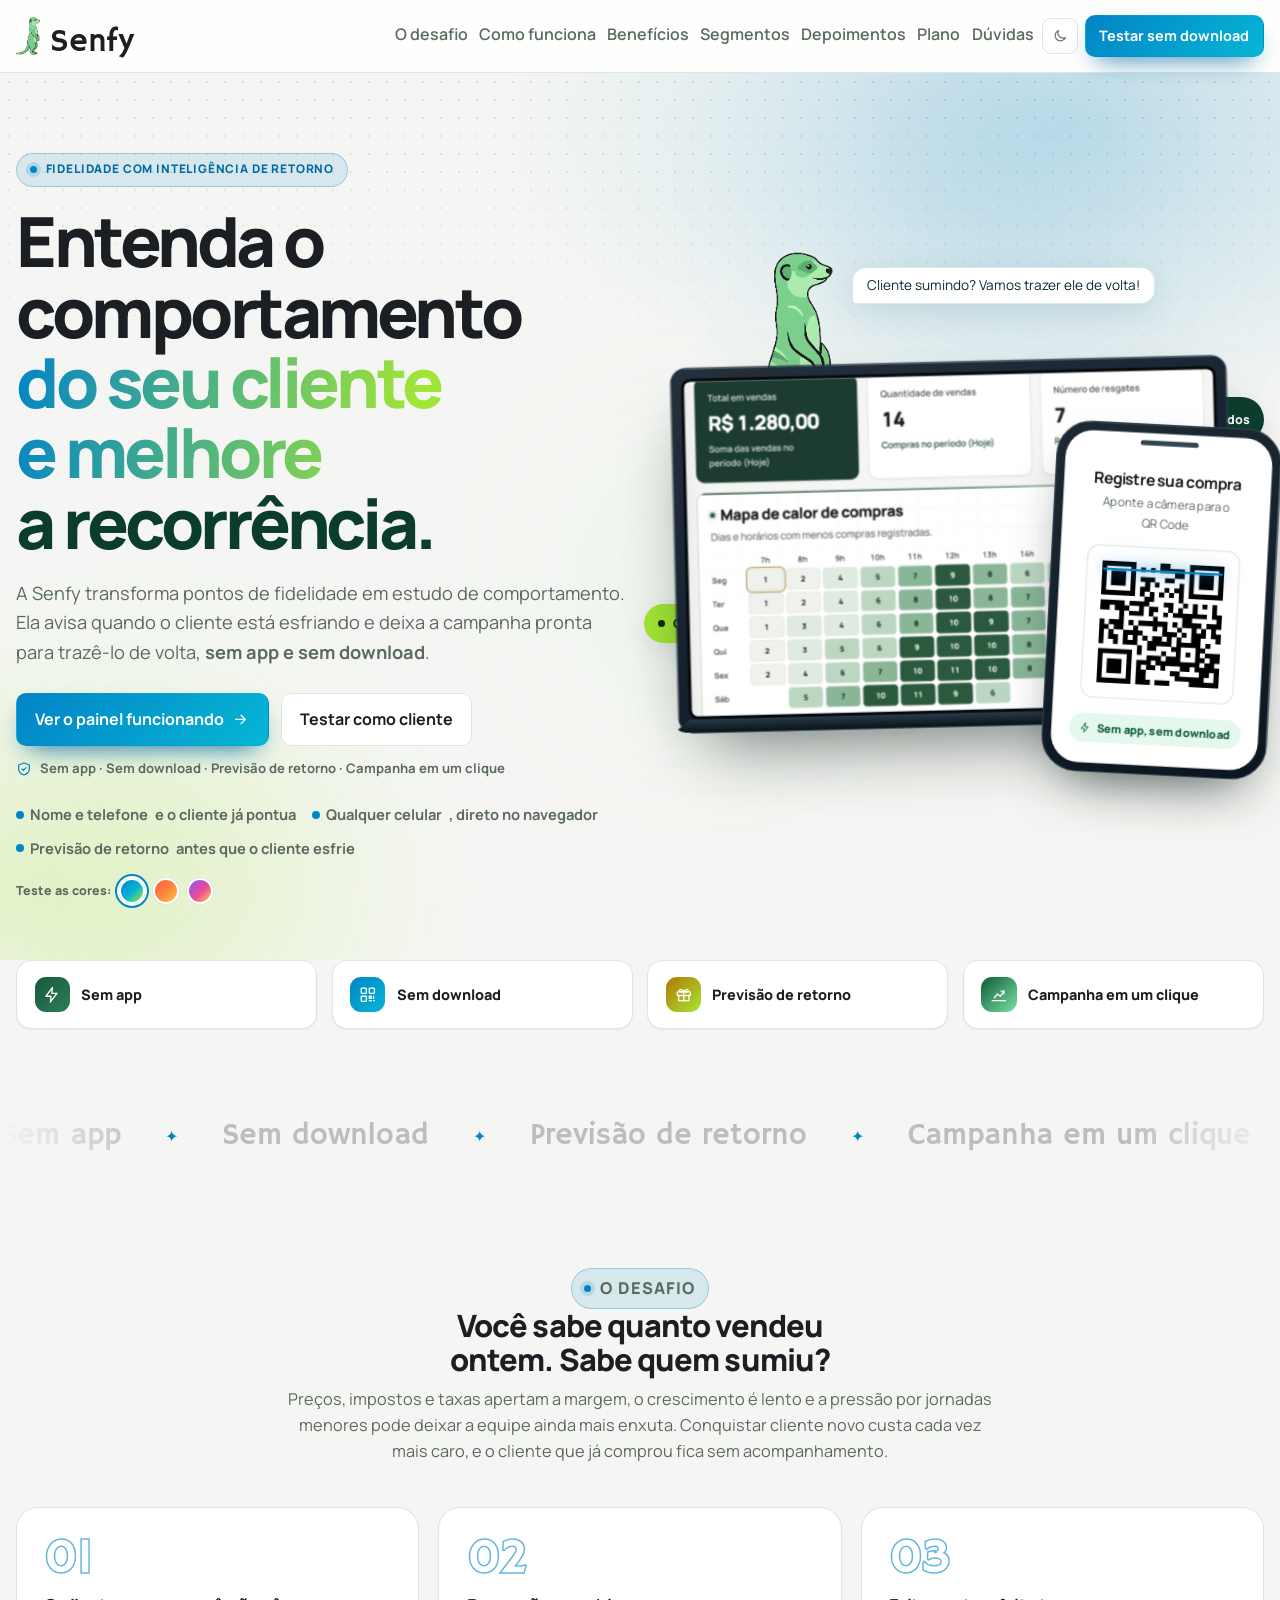
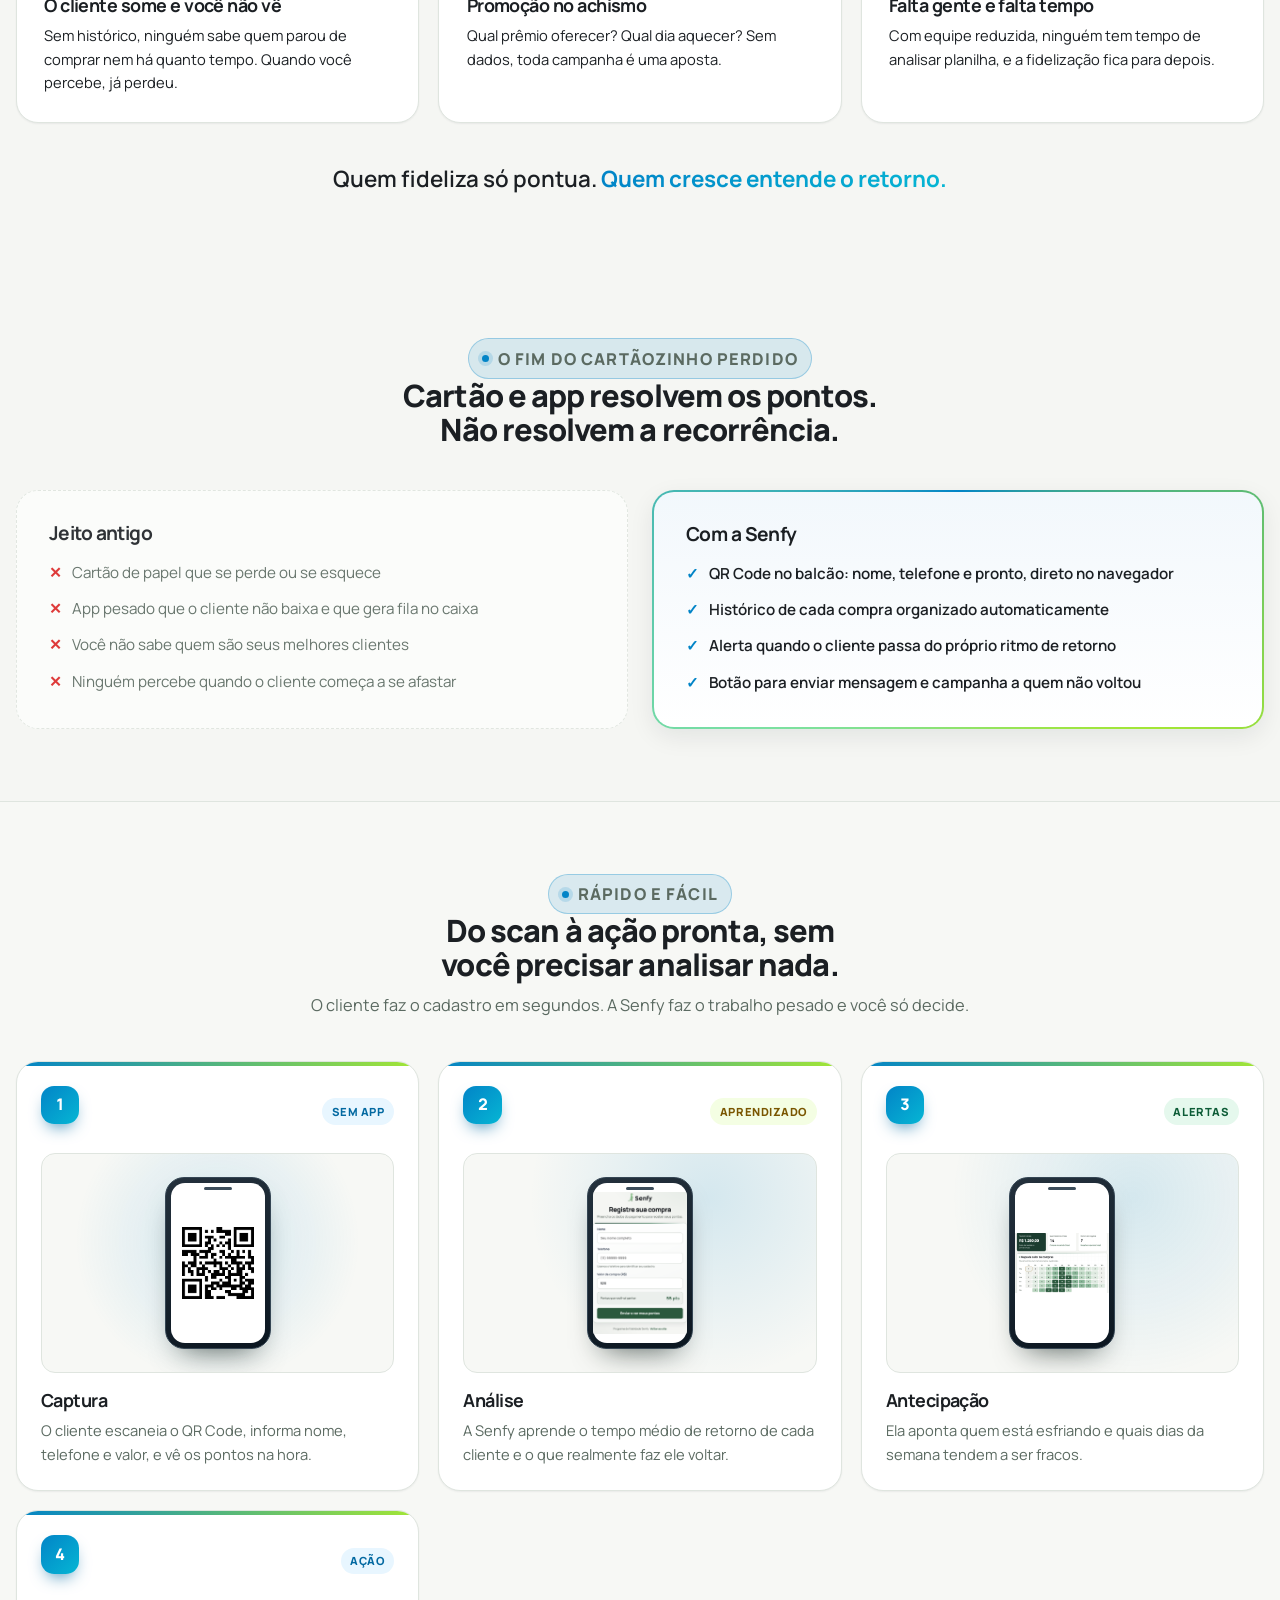
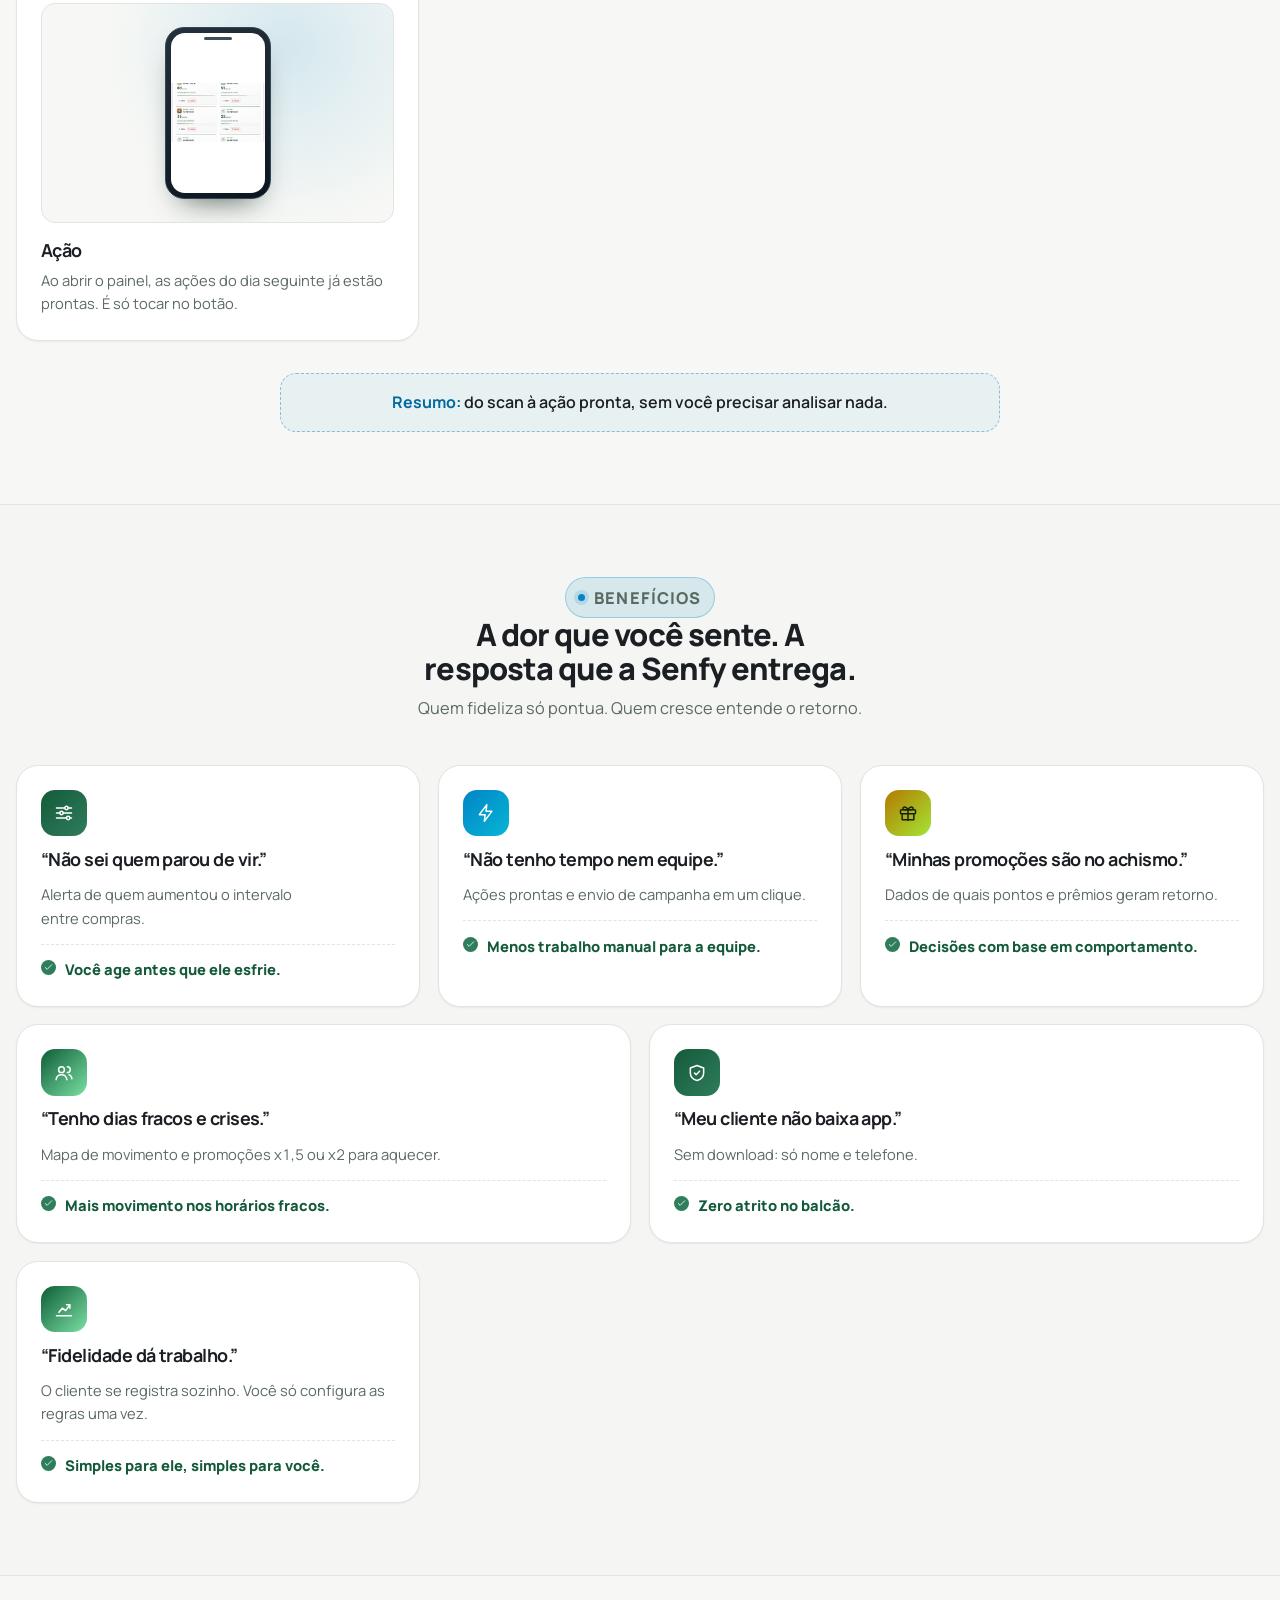
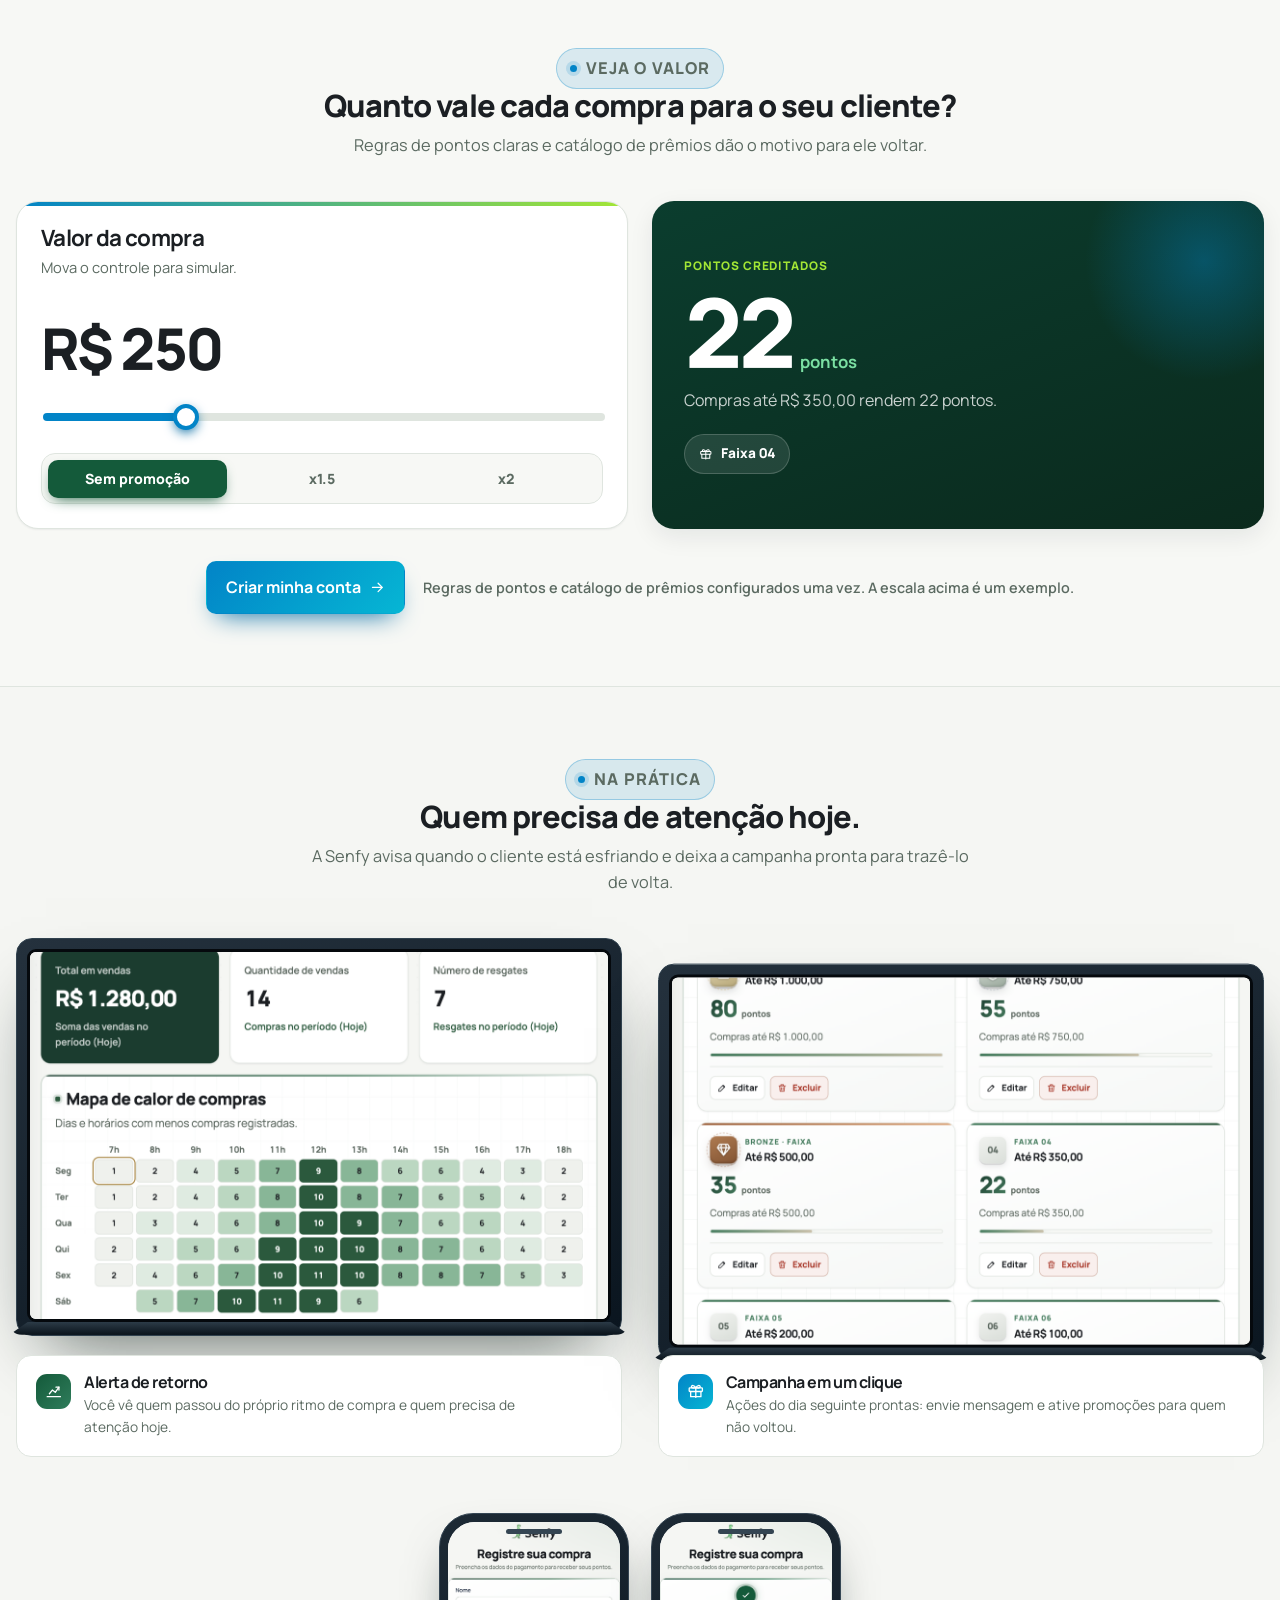
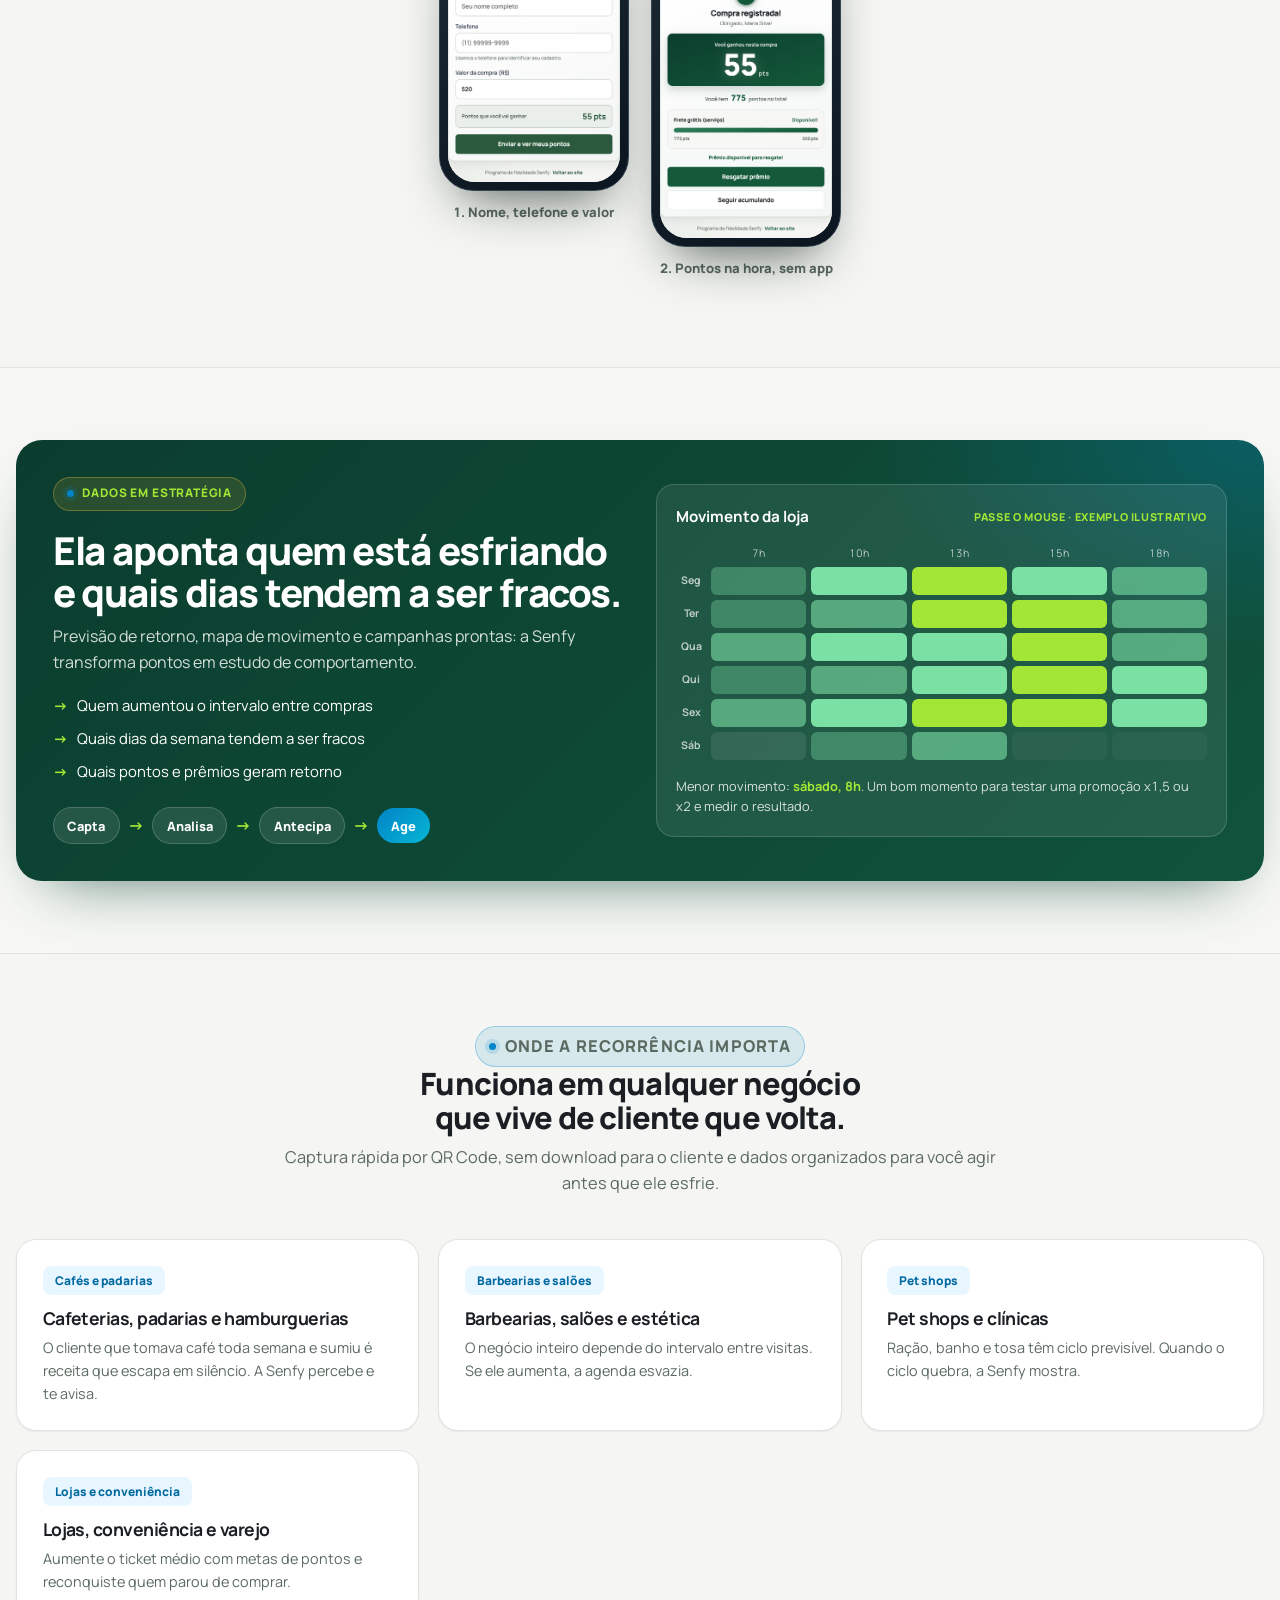
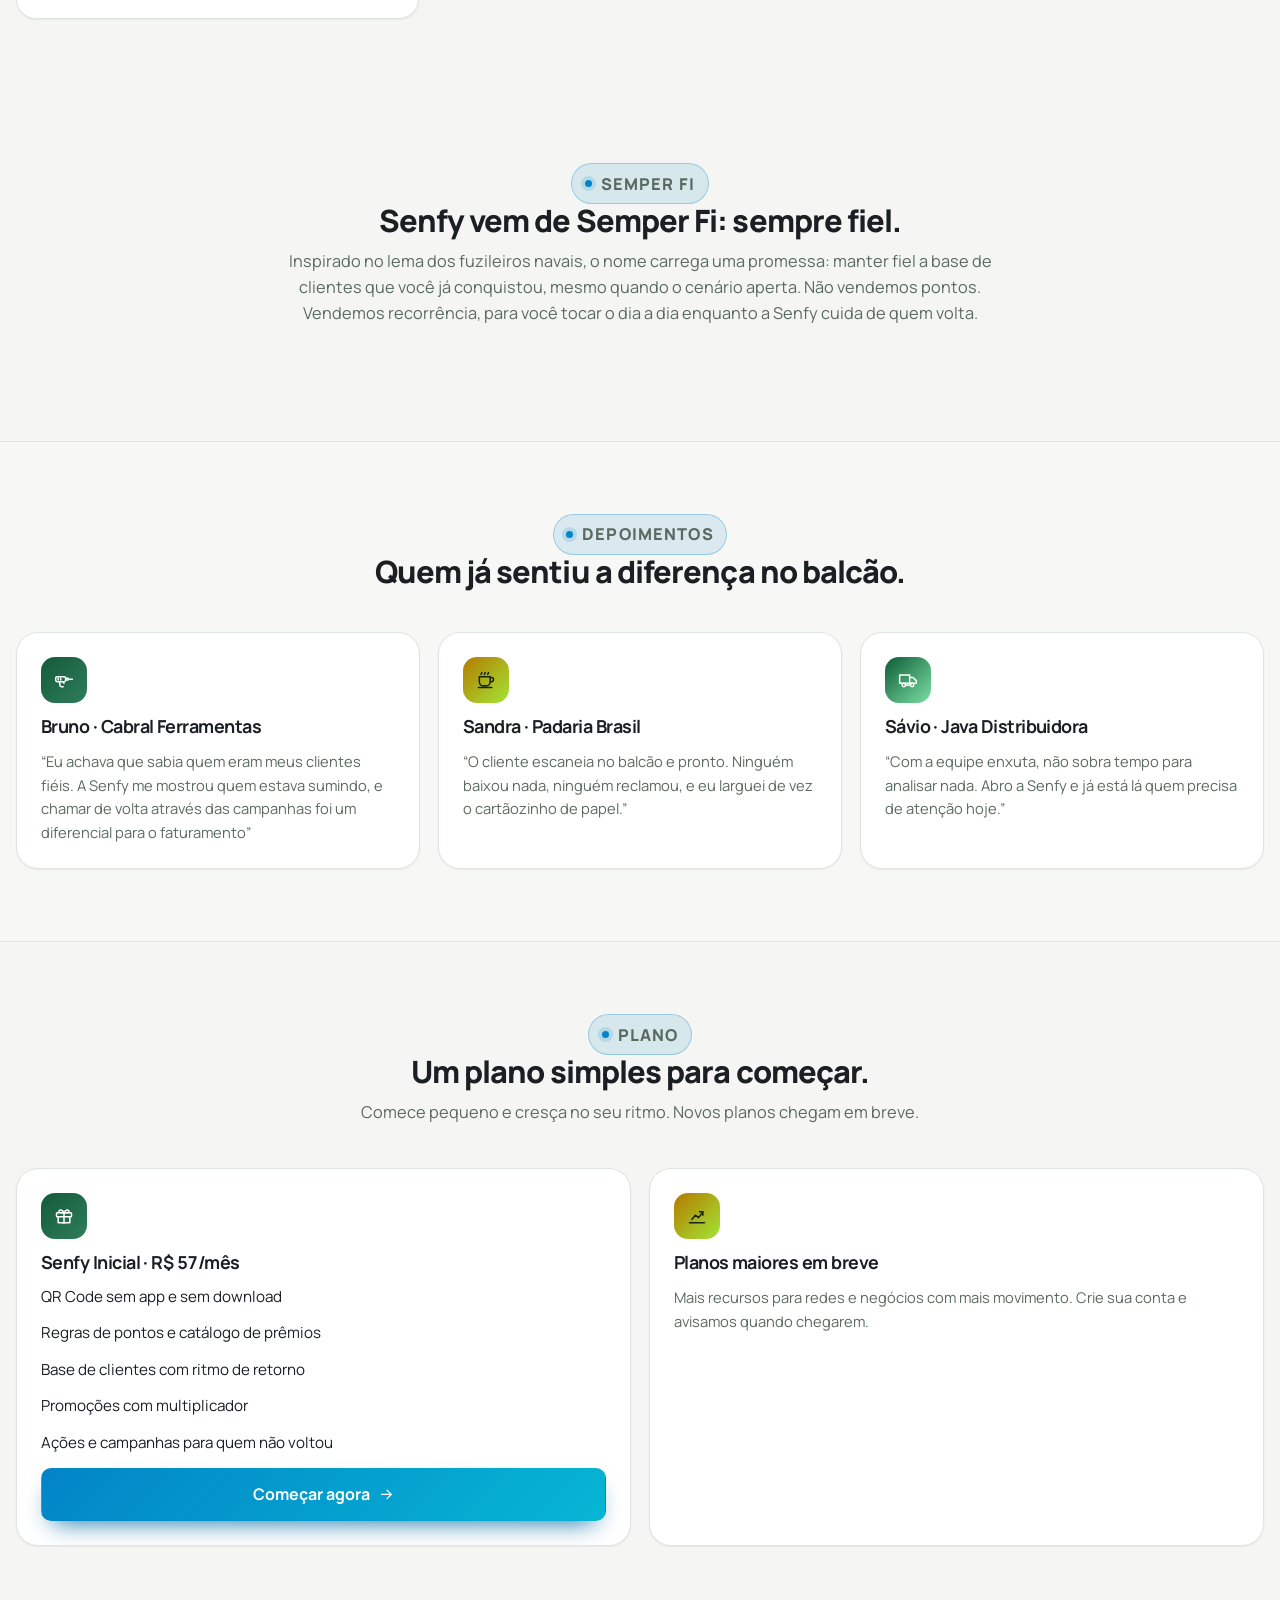
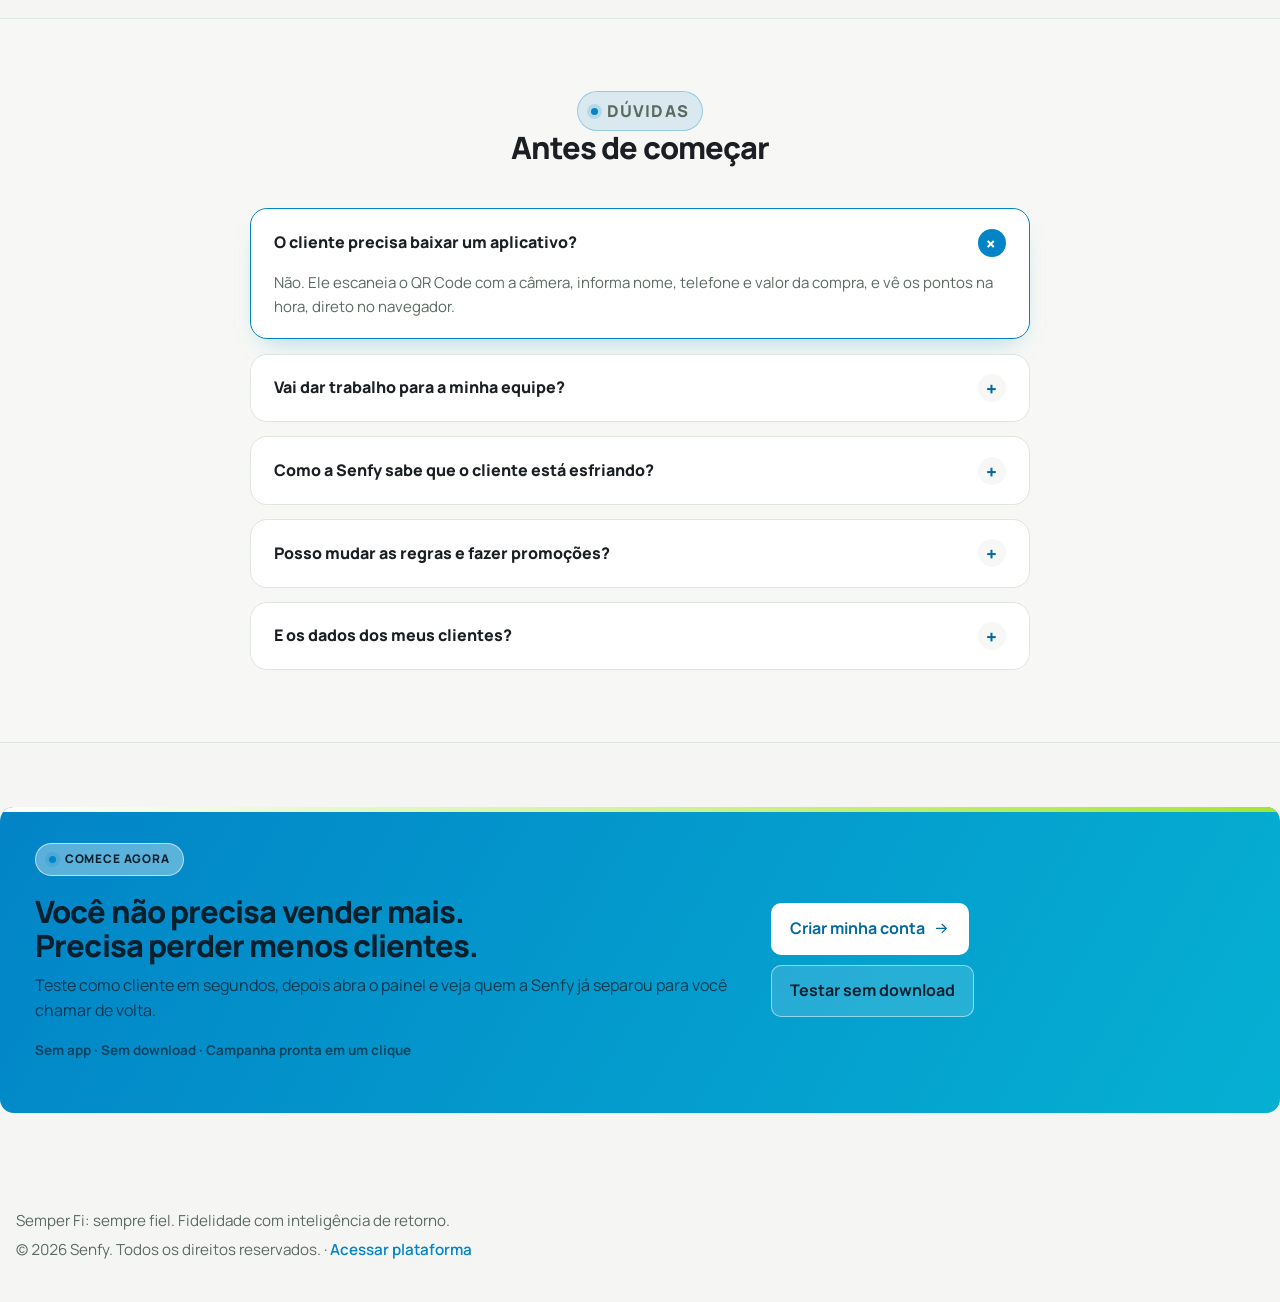
<file: index.html>
<!DOCTYPE html>
<html lang="pt-BR" data-palette="ocean">
<head>
  <meta charset="UTF-8">
  <meta name="viewport" content="width=device-width, initial-scale=1.0">
  <meta name="description" content="Fidelidade por QR Code, sem app e sem download, que prevê quando o cliente está esfriando e entrega a campanha pronta para trazê-lo de volta.">
  <title>Senfy — Saiba quem vai deixar de voltar, antes que aconteça</title>
  <link rel="preconnect" href="https://fonts.googleapis.com">
  <link rel="preconnect" href="https://fonts.gstatic.com" crossorigin>
  <link href="https://fonts.googleapis.com/css2?family=Hammersmith+One&family=Manrope:wght@400;500;600;700;800&display=swap" rel="stylesheet">
  <link rel="stylesheet" href="styles.css">
  <style id="landing-extras">
    /* Propriedade animável para as bordas luminosas (do landing.html) */
    @property --border-angle {
      syntax: "<angle>";
      inherits: true;
      initial-value: 0turn;
    }

    /* ===== Paleta de teste: coral + âmbar sobre o verde Senfy ===== */
    :root,
    html[data-palette="ocean"] {
      --hot: #0284C7;
      --hot-2: #06B6D4;
      --hot-dark: #0369A1;
      --sun: #A3E635;
      --sun-ink: #142208;
      --cta-ink: #06202E;
      --mint: #7BE0A3;
      --night: #0B1620;
      --green-800: #0C3F2F;

      --primary: var(--hot);
      --primary-hover: var(--hot-dark);
      --primary-soft: #E8F6FF;
      --gold: var(--sun);
      --gold-soft: #F4FEE3;
      --radius-lg: 22px;
    }
    html[data-palette="coral"] {
      --hot: #FF5A36; --hot-2: #FF8A3D; --hot-dark: #E23F1D;
      --sun: #FFC53D; --sun-ink: #2A1B05; --cta-ink: #2A1506;
      --primary-soft: #FFF0EA; --gold-soft: #FFF6DF;
    }
    html[data-palette="plum"] {
      --hot: #8B5CF6; --hot-2: #EC4899; --hot-dark: #6D28D9;
      --sun: #FCD34D; --sun-ink: #2A1B05; --cta-ink: #2A0B1A;
      --primary-soft: #F5F3FF; --gold-soft: #FFFBEB;
    }
    html { color-scheme: light; scroll-behavior: smooth; }
    body { font-variant-numeric: tabular-nums; overflow-x: hidden; }
    h1, h2 { text-wrap: balance; }
    p { text-wrap: pretty; }
    ::selection { background: color-mix(in oklab, var(--hot) 28%, transparent); }
    :focus-visible { outline: 2px solid var(--hot); outline-offset: 3px; border-radius: 6px; }
    main#inicio { position: relative; z-index: 1; }

    /* Barra de progresso de leitura */
    .scroll-progress {
      position: fixed; top: 0; left: 0; right: 0; height: 3px; z-index: 100;
      background: linear-gradient(90deg, var(--mint), var(--sun), var(--hot));
      transform-origin: 0 50%; transform: scaleX(var(--scroll, 0));
      pointer-events: none;
    }

    /* Textura de pontos e glow do hero */
    .hero {
      position: relative;
      padding: 5rem 0 3.5rem;
      background:
        radial-gradient(900px 460px at 84% 6%, color-mix(in oklab, var(--hot) 18%, transparent), transparent 66%),
        radial-gradient(720px 420px at 2% 92%, color-mix(in oklab, var(--sun) 18%, transparent), transparent 62%),
        var(--bg);
    }
    .hero::before {
      content: ""; position: absolute; inset: 0; pointer-events: none;
      background-image: radial-gradient(color-mix(in oklab, var(--ink) 12%, transparent) 1px, transparent 1px);
      background-size: 18px 18px;
      -webkit-mask-image: linear-gradient(#000, transparent 340px);
      mask-image: linear-gradient(#000, transparent 340px);
    }
    .aurora-bg { position: absolute; inset: 0; overflow: hidden; pointer-events: none; z-index: 0; }
    .aurora-orb {
      position: absolute; border-radius: 50%; filter: blur(85px); opacity: .5;
      animation: drift 14s ease-in-out infinite alternate;
    }
    .orb-1 {
      width: 500px; height: 500px; top: -150px; right: 2%;
      background: radial-gradient(circle, color-mix(in oklab, var(--hot) 34%, transparent), transparent 70%);
    }
    .orb-2 {
      width: 440px; height: 440px; bottom: -130px; left: -6%;
      background: radial-gradient(circle, color-mix(in oklab, var(--sun) 32%, transparent), transparent 70%);
      animation-delay: -5s;
    }
    .orb-3 {
      width: 340px; height: 340px; top: 38%; left: 42%;
      background: radial-gradient(circle, color-mix(in oklab, var(--mint) 26%, transparent), transparent 70%);
      animation-delay: -9s;
    }
    @keyframes drift {
      0% { transform: translate(0, 0) scale(1); }
      100% { transform: translate(35px, -25px) scale(1.08); }
    }
    .site-header {
      backdrop-filter: blur(14px) saturate(1.5);
      -webkit-backdrop-filter: blur(14px) saturate(1.5);
      background: color-mix(in oklab, var(--surface) 84%, transparent);
      transition: box-shadow .3s ease, background .3s ease;
    }
    .site-header.scrolled {
      background: color-mix(in oklab, var(--surface) 94%, transparent);
      box-shadow: 0 10px 30px -16px rgba(7, 38, 28, .28);
    }
    .site-nav a:not(.btn) { position: relative; }
    .site-nav a:not(.btn)::after {
      content: ""; position: absolute; left: 0; right: 0; bottom: 2px; height: 2px;
      border-radius: 99px; background: var(--hot);
      transform: scaleX(0); transform-origin: right;
      transition: transform .28s cubic-bezier(.22,1,.36,1);
    }
    .site-nav a:not(.btn):hover::after { transform: scaleX(1); transform-origin: left; }

    /* Botões */
    .btn {
      position: relative; overflow: hidden; isolation: isolate;
      transition: transform .15s ease, box-shadow .2s ease, border-color .2s ease, background .2s ease;
      border-radius: 10px;
    }
    .btn:hover { transform: translateY(-2px); box-shadow: 0 10px 22px -12px var(--hot-dark); }
    .btn:active { transform: scale(.97); }
    .btn-hot {
      color: #fff; border-color: transparent;
      background: linear-gradient(135deg, var(--hot), var(--hot-2));
      box-shadow: 0 12px 26px -12px var(--hot-dark);
    }
    .btn-hot::before {
      content: ""; position: absolute; inset: 0; z-index: 1;
      background: linear-gradient(115deg, transparent 20%, rgba(255,255,255,.38) 50%, transparent 80%);
      transform: translateX(-120%);
      transition: transform .65s cubic-bezier(.22,1,.36,1);
      pointer-events: none;
    }
    .btn-hot:hover::before { transform: translateX(120%); }
    .btn-hot:hover { color: #fff; background: linear-gradient(135deg, var(--hot-dark), var(--hot)); }
    .btn .ico, .btn span { position: relative; z-index: 2; }
    .btn-sun {
      color: var(--sun-ink); border-color: transparent;
      background: linear-gradient(135deg, var(--sun), color-mix(in oklab, var(--sun) 68%, white));
      box-shadow: 0 10px 22px -12px color-mix(in oklab, var(--sun) 70%, #7a5600);
    }
    .btn-sun:hover { color: var(--sun-ink); }
    .btn .ico { width: 1.05rem; height: 1.05rem; }
    .ico { width: 1em; height: 1em; flex: 0 0 auto; fill: none; stroke: currentColor; stroke-width: 1.8; stroke-linecap: round; stroke-linejoin: round; }

    /* Alternador de tema */
    .theme-btn {
      width: 2.25rem; height: 2.25rem; display: grid; place-items: center;
      border: 1px solid var(--border); border-radius: 9px;
      background: var(--surface); color: var(--muted); cursor: pointer;
      transition: color .2s ease, border-color .2s ease;
    }
    .theme-btn:hover { color: var(--hot); border-color: var(--hot); }
    .theme-btn svg { width: 1rem; height: 1rem; }
    .theme-btn .hidden { display: none; }

    /* Selos */
    .eyebrow {
      display: inline-flex; align-items: center; gap: .55rem;
      padding: .4rem .8rem; border-radius: 99px;
      font-size: .74rem; font-weight: 800; letter-spacing: .07em; text-transform: uppercase;
      color: var(--hot-dark);
      background: color-mix(in oklab, var(--hot) 12%, transparent);
      border: 1px solid color-mix(in oklab, var(--hot) 30%, transparent);
      margin-bottom: 1.2rem;
    }
    .eyebrow::before {
      content: ""; width: 7px; height: 7px; border-radius: 50%; background: var(--hot);
      box-shadow: 0 0 0 4px color-mix(in oklab, var(--hot) 16%, transparent);
      animation: pulse 1.9s ease-out infinite;
    }
    @keyframes pulse {
      0% { box-shadow: 0 0 0 0 color-mix(in oklab, var(--hot) 55%, transparent); }
      70%, 100% { box-shadow: 0 0 0 8px transparent; }
    }
    .mini-tag {
      display: inline-flex; align-items: center; gap: .35rem;
      padding: .28rem .6rem; border-radius: 99px;
      font-size: .7rem; font-weight: 800; text-transform: uppercase; letter-spacing: .05em;
    }
    .mini-tag.hot { color: var(--hot-dark); background: var(--primary-soft); }
    .mini-tag.sun { color: #7a5600; background: var(--gold-soft); }
    .mini-tag.mint { color: #0d5c37; background: #e5f8ed; }

    /* Hero */
    .hero-grid { position: relative; z-index: 2; display: grid; grid-template-columns: 1.02fr .98fr; gap: 3rem; align-items: center; }
    .hero-copy { position: relative; z-index: 2; }
    .hero h1 { font-size: clamp(2.7rem, 5.4vw, 4.6rem); line-height: 1.02; letter-spacing: -.05em; margin-bottom: 1.3rem; }
    .hero h1 span { display: block; }
    .hero h1 .hot {
      background: linear-gradient(100deg, var(--hot), var(--hot-2));
      -webkit-background-clip: text; background-clip: text; color: transparent;
    }
    .hero h1 .deep { color: var(--green-900); }
    .lead { font-size: 1.14rem; max-width: 56ch; margin-bottom: 1.65rem; }
    .hero-actions { display: flex; flex-wrap: wrap; gap: .75rem; margin: 0 0 .8rem; }
    .micro-trust {
      display: flex; align-items: center; gap: .5rem; margin: 0 0 1.5rem;
      font-size: .82rem; font-weight: 700; color: var(--muted);
    }
    .micro-trust svg { color: var(--hot); width: 1rem; height: 1rem; }
    .hero-highlights { color: var(--muted); font-size: .92rem; font-weight: 700; }
    .hero-highlights li::before { background: var(--hot); }

    /* Seletor de paletas para testar cores */
    .palette-picker {
      display: flex; align-items: center; flex-wrap: wrap; gap: .5rem;
      margin-top: 1.1rem; font-size: .78rem; font-weight: 800; color: var(--muted);
    }
    .swatch {
      width: 26px; height: 26px; padding: 0; border-radius: 50%;
      border: 2px solid var(--surface); box-shadow: 0 0 0 1px var(--border);
      cursor: pointer; transition: transform .15s ease, box-shadow .2s ease;
    }
    .swatch:hover { transform: translateY(-2px); }
    .swatch.active { box-shadow: 0 0 0 2px var(--surface), 0 0 0 4px var(--hot); }
    .swatch-ocean { background: linear-gradient(135deg, #0284C7, #06B6D4 55%, #A3E635); }
    .swatch-coral { background: linear-gradient(135deg, #FF5A36, #FF8A3D 55%, #FFC53D); }
    .swatch-plum { background: linear-gradient(135deg, #8B5CF6, #EC4899 55%, #FCD34D); }

    /* Palco 3D com laptop + celular (interativo, do landing.html) */
    .hero-stage { position: relative; min-height: 440px; perspective: 1400px; }
    .stage-3d {
      position: relative; width: 100%; height: 100%;
      transform-style: preserve-3d;
      transform: rotateY(var(--rx, 0deg)) rotateX(var(--ry, 0deg));
      transition: transform .18s ease-out;
    }
    .laptop {
      position: relative;
      background: linear-gradient(160deg, #24313d, var(--night));
      border: 1px solid #31424f; border-radius: 16px;
      padding: 10px 10px 0;
      box-shadow: 0 34px 70px -30px rgba(8, 24, 18, .65);
    }
    .hero-stage .laptop { width: 94%; }
    .stage-3d .laptop { transform: rotate(-1.4deg) translateZ(10px); }
    .laptop-screen { overflow: hidden; border-radius: 9px; background: #fff; border: 3px solid #05090d; }
    .laptop-screen img {
      width: 100%; height: auto; display: block;
      aspect-ratio: 1200 / 760;
      object-fit: contain; object-position: center;
    }
    .laptop-base {
      height: 13px; margin: 0 -3%;
      background: linear-gradient(#2c3b47, #0a131b);
      border-radius: 0 0 14px 14px;
      clip-path: polygon(3% 0, 97% 0, 100% 100%, 0 100%);
    }
    .phone {
      position: relative; width: 218px;
      background: linear-gradient(160deg, #1d2a35, var(--night));
      border: 1px solid #354654; border-radius: 34px; padding: 8px;
      box-shadow: 0 26px 52px -22px rgba(8, 24, 18, .7);
    }
    .phone::before {
      content: ""; position: absolute; z-index: 3; top: 15px; left: 50%;
      width: 56px; height: 5px; transform: translateX(-50%);
      border-radius: 99px; background: #344552;
    }
    .phone-screen { overflow: hidden; border-radius: 27px; background: #fff; }
    .phone-qr {
      position: absolute; z-index: 4; right: 0; bottom: -2.6rem;
      transform: rotate(3deg) translateZ(48px);
    }
    .qr-screen { padding: 2.4rem 1rem 1.2rem; text-align: center; }
    .qr-screen h3 { font-size: .95rem; margin: 0 0 .25rem; }
    .qr-screen p { font-size: .72rem; color: var(--muted); margin: 0 0 .9rem; }
    .qr-frame {
      position: relative; width: 148px; height: 148px; margin: 0 auto .9rem;
      padding: 9px; border: 1px solid var(--border); border-radius: 12px; background: #fff;
    }
    .qr-frame img { width: 100%; height: 100%; object-fit: contain; }
    .scan-line {
      position: absolute; left: 10%; right: 10%; top: 14%; height: 2px;
      border-radius: 99px; background: var(--hot);
      box-shadow: 0 0 12px var(--hot), 0 0 24px color-mix(in oklab, var(--hot) 60%, transparent);
      animation: scan 2.6s ease-in-out infinite;
    }
    @keyframes scan { 0%, 100% { top: 14%; } 50% { top: 84%; } }
    .qr-foot {
      display: inline-flex; align-items: center; gap: .35rem;
      padding: .35rem .65rem; border-radius: 99px;
      font-size: .68rem; font-weight: 800; color: #0d5c37; background: #e5f8ed;
    }
    .float-badge {
      position: absolute; z-index: 5;
      display: flex; align-items: center; gap: .5rem;
      padding: .55rem .8rem; border-radius: 99px;
      background: var(--surface); border: 1px solid var(--border);
      box-shadow: var(--shadow); font-size: .78rem; font-weight: 800;
      animation: float 4.5s ease-in-out infinite;
    }
    @keyframes float {
      0%, 100% { transform: translateY(0) translateZ(65px); }
      50% { transform: translateY(-7px) translateZ(65px); }
    }
    .badge-points { top: 2.1rem; right: 0; background: var(--green-900); color: #fff; border-color: transparent; }
    .badge-points b { color: var(--sun); font-size: 1rem; }
    .badge-scan { bottom: 5.2rem; left: -2rem; background: var(--sun); color: var(--sun-ink); border-color: transparent; }
    .float-badge .dot { width: 7px; height: 7px; border-radius: 50%; background: currentColor; }

    /* Spotlight magnético nos cards (do landing.html) */
    .spotlight-card { position: relative; --mx: 50%; --my: 50%; }
    .spotlight-card::after {
      content: ""; position: absolute; inset: 0; border-radius: inherit; pointer-events: none;
      opacity: 0; transition: opacity .35s ease;
      background: radial-gradient(380px circle at var(--mx) var(--my), color-mix(in oklab, var(--hot) 14%, transparent), transparent 70%);
    }
    .spotlight-card:hover::after { opacity: 1; }

    /* Faixa de sinais */
    .signal-strip { position: relative; z-index: 2; display: grid; grid-template-columns: repeat(4, 1fr); gap: .9rem; padding: 0 0 4rem; }
    .signal {
      display: flex; align-items: center; gap: .7rem;
      padding: 1rem 1.1rem; border-radius: 15px;
      background: var(--surface); border: 1px solid var(--border); box-shadow: var(--shadow-sm);
      font-size: .9rem; font-weight: 800; color: var(--ink);
      transition: transform .25s ease, border-color .25s ease, box-shadow .25s ease;
    }
    .signal:hover { transform: translateY(-3px); border-color: color-mix(in oklab, var(--hot) 45%, var(--border)); box-shadow: var(--shadow); }
    .signal .tech-icon {
      flex: 0 0 auto; width: 2.2rem; height: 2.2rem; border-radius: 11px;
      display: grid; place-items: center; color: #fff;
      background: linear-gradient(135deg, var(--green-700), var(--green-500));
    }
    .signal:nth-child(2) .tech-icon { background: linear-gradient(135deg, var(--hot), var(--hot-2)); }
    .signal:nth-child(3) .tech-icon { background: linear-gradient(135deg, #b47a00, var(--sun)); }
    .signal:nth-child(4) .tech-icon { background: linear-gradient(135deg, #0d5c37, var(--mint)); }
    .signal .tech-icon svg { width: 1.1rem; height: 1.1rem; }

    /* Cabeçalhos de seção */
    .section-head { max-width: 720px; margin: 0 auto 2.7rem; text-align: center; }
    .section-head p { color: var(--muted); font-size: 1.02rem; }

    /* Passos */
    .steps-grid { gap: 1.2rem; }
    .step-card {
      position: relative; overflow: hidden;
      padding: 1.5rem; border-radius: var(--radius-lg);
      background: var(--surface); border: 1px solid var(--border); box-shadow: var(--shadow-sm);
      transition: transform .25s ease, box-shadow .25s ease, border-color .25s ease;
    }
    .step-card::before { content: ""; position: absolute; inset: 0 0 auto; height: 4px; background: linear-gradient(90deg, var(--hot), var(--sun)); }
    .step-card:hover { transform: translateY(-5px); border-color: color-mix(in oklab, var(--hot) 45%, var(--border)); box-shadow: var(--shadow); }
    .step-top { display: flex; align-items: center; justify-content: space-between; gap: .8rem; margin-bottom: 1rem; }
    .step-num {
      width: 2.4rem; height: 2.4rem; display: grid; place-items: center; border-radius: 13px;
      font-weight: 800; color: #fff; background: linear-gradient(135deg, var(--hot), var(--hot-2));
      box-shadow: 0 8px 18px -8px var(--hot-dark);
    }
    .step-visual {
      height: 220px; margin-bottom: 1.15rem; border-radius: 14px;
      display: flex; align-items: center; justify-content: center; overflow: hidden;
      background:
        radial-gradient(circle at 70% 20%, color-mix(in oklab, var(--hot) 14%, transparent), transparent 60%),
        var(--surface-alt);
      border: 1px solid var(--border);
    }
    .step-visual.qr { background: radial-gradient(circle at 50% 40%, color-mix(in oklab, var(--hot) 16%, transparent), transparent 65%), var(--surface-alt); }
    .mini-phone {
      position: relative; width: 106px; height: 172px; flex: 0 0 auto;
      padding: 5px; border-radius: 19px;
      background: linear-gradient(160deg, #24313d, var(--night));
      border: 1px solid #354654;
      box-shadow: 0 16px 30px -16px rgba(8,24,18,.7);
    }
    .mini-phone::before {
      content: ""; position: absolute; z-index: 2; top: 9px; left: 50%;
      width: 28px; height: 3px; transform: translateX(-50%);
      border-radius: 99px; background: #3c4d5b;
    }
    .mini-screen {
      width: 100%; height: 100%; border-radius: 14px; overflow: hidden;
      background: #fff; display: flex; align-items: center; justify-content: center;
    }
    .mini-phone.qr-phone .mini-screen { padding: 8px; }
    .mini-phone img {
      max-width: 100%; max-height: 100%; width: auto; height: auto;
      object-fit: contain; object-position: center;
    }
    .step-card h3 { font-size: 1.12rem; margin-bottom: .5rem; }
    .step-card p { color: var(--muted); font-size: .92rem; margin: 0; }

    /* Demonstração com laptops */
    .demo-grid { display: grid; grid-template-columns: repeat(2, minmax(0, 1fr)); gap: 2.2rem; align-items: start; }
    .demo-card { min-width: 0; }
    .demo-card .laptop { transform: none; }
    .demo-card:nth-child(2) .laptop { transform: translateY(1.6rem); }
    .demo-caption {
      display: flex; align-items: flex-start; gap: .8rem;
      padding: 1.1rem 1.2rem; margin-top: 1.2rem;
      border-radius: 15px; background: var(--surface); border: 1px solid var(--border);
    }
    .demo-caption .tech-icon {
      flex: 0 0 auto; width: 2.2rem; height: 2.2rem; border-radius: 11px;
      display: grid; place-items: center; color: #fff;
      background: linear-gradient(135deg, var(--green-700), var(--green-500));
    }
    .demo-card:nth-child(2) .demo-caption .tech-icon { background: linear-gradient(135deg, var(--hot), var(--hot-2)); }
    .demo-caption .tech-icon svg { width: 1.1rem; height: 1.1rem; }
    .demo-caption h3 { font-size: 1rem; margin: 0 0 .2rem; }
    .demo-caption p { margin: 0; color: var(--muted); font-size: .86rem; }

    /* Telefone na demonstração */
    .demo-phone-row { display: flex; justify-content: center; gap: 1.4rem; margin-top: 3.5rem; flex-wrap: wrap; }
    .demo-phone-row .phone { width: 190px; }
    .demo-phone-row .phone-shot { width: 100%; height: auto; display: block; object-fit: contain; object-position: center; }
    .demo-phone-label { margin-top: .7rem; text-align: center; font-size: .82rem; font-weight: 800; color: var(--muted); }

    /* Faixa de dados */
    .data-band {
      display: grid; grid-template-columns: 1fr 1fr; gap: 2rem; align-items: center;
      padding: 2.3rem; border-radius: 26px; color: #fff;
      background:
        radial-gradient(600px 320px at 100% 0, color-mix(in oklab, var(--hot) 30%, transparent), transparent 65%),
        linear-gradient(135deg, var(--green-900), #10533C);
      box-shadow: 0 26px 60px -34px rgba(11,61,46,.8);
    }
    .data-band h2 { font-size: clamp(1.8rem, 3vw, 2.5rem); }
    .data-band p { color: rgba(255,255,255,.82); }
    .data-list { list-style: none; margin: 1.2rem 0 0; padding: 0; display: grid; gap: .55rem; }
    .data-list li { display: flex; gap: .6rem; align-items: flex-start; font-size: .93rem; }
    .data-list li::before { content: "→"; color: var(--sun); font-weight: 800; }
    .heat-card { padding: 1.2rem; border-radius: 18px; background: rgba(255,255,255,.08); border: 1px solid rgba(255,255,255,.16); }
    .heat-card-head { display: flex; justify-content: space-between; align-items: center; gap: .5rem; margin-bottom: 1rem; font-size: .88rem; }
    .heat-card-head b { font-size: .95rem; }
    .heat-card-head span { font-size: .68rem; text-transform: uppercase; letter-spacing: .06em; color: var(--sun); font-weight: 800; }
    .mini-heat { display: grid; grid-template-columns: 30px repeat(5, 1fr); gap: 5px; }
    .mini-heat > span, .mini-heat > b { font-size: .66rem; color: rgba(255,255,255,.7); align-self: center; text-align: center; }
    .mini-heat i {
      position: relative; display: block; height: 28px; border-radius: 6px; background: var(--h0);
      transition: transform .2s cubic-bezier(.34,1.56,.64,1), box-shadow .2s ease;
    }
    .mini-heat i[data-tip] { cursor: help; }
    .mini-heat i[data-tip]:hover { transform: scale(1.16); z-index: 10; box-shadow: 0 0 0 2px #fff, 0 8px 16px rgba(0,0,0,.4); }
    .mini-heat i[data-tip]::after {
      content: attr(data-tip);
      position: absolute; bottom: calc(100% + 8px); left: 50%;
      transform: translateX(-50%) translateY(4px);
      white-space: nowrap; padding: .32rem .6rem; border-radius: 7px;
      background: #050E0B; color: #fff; font-style: normal; font-size: .7rem; font-weight: 700;
      border: 1px solid rgba(255,255,255,.2);
      opacity: 0; pointer-events: none; transition: opacity .18s ease, transform .18s ease;
    }
    .mini-heat i[data-tip]:hover::after { opacity: 1; transform: translateX(-50%) translateY(0); }
    .mini-heat i.empty { background: rgba(255,255,255,.04); }
    .mini-heat { --h0: rgba(255,255,255,.09); --h1: rgba(123,224,163,.35); --h2: rgba(123,224,163,.6); --h3: #7BE0A3; --h4: var(--sun); }
    .mini-heat .h0 { background: var(--h0); } .mini-heat .h1 { background: var(--h1); }
    .mini-heat .h2 { background: var(--h2); } .mini-heat .h3 { background: var(--h3); }
    .mini-heat .h4 { background: var(--h4); }
    .heat-note { margin: 1rem 0 0; font-size: .8rem; color: rgba(255,255,255,.85); }
    .heat-note b { color: var(--sun); }

    /* CTA */
    .cta-inner {
      position: relative; overflow: hidden;
      background: linear-gradient(120deg, var(--hot), var(--hot-2) 52%, var(--sun));
      color: var(--cta-ink);
    }
    .cta-inner::before {
      content: ""; position: absolute; inset: 0 0 auto; height: 5px;
      background: linear-gradient(90deg, #fff, var(--sun), #fff);
      background-size: 200% 100%; animation: flow 6s linear infinite;
    }
    @keyframes flow { to { background-position: 200% 0; } }
    .cta h2 { color: var(--cta-ink); }
    .cta p { color: color-mix(in oklab, var(--cta-ink) 78%, transparent); }
    .cta .btn { background: #fff; color: var(--hot-dark); }
    .cta .btn:hover { background: #fff8f4; }
    .cta .btn-ghost { background: rgba(255,255,255,.14); color: var(--cta-ink); border-color: rgba(255,255,255,.5); }

    /* Revelação */
    .js .reveal { opacity: 0; transform: translateY(16px); transition: opacity .6s ease var(--delay, 0s), transform .6s cubic-bezier(.2,.8,.2,1) var(--delay, 0s); }
    .js .reveal.in { opacity: 1; transform: none; }

    /* Tema escuro */
    html[data-theme="dark"] {
      color-scheme: dark;
      --bg: #08110D; --surface: #101A15; --surface-alt: #14211A;
      --text: #E7EFE9; --muted: #8A9B91;
      --border: #1F2D25; --border-strong: #2E4436;
      --primary-soft: #2A160F; --gold-soft: #2A2312;
      --green-900: #123524; --mint: #9BE7B8;
      --shadow: 0 8px 24px rgba(0,0,0,.4); --shadow-sm: 0 1px 2px rgba(0,0,0,.3);
    }
    html[data-theme="dark"] .hero {
      background:
        radial-gradient(900px 460px at 84% 6%, color-mix(in oklab, var(--hot) 16%, transparent), transparent 66%),
        radial-gradient(720px 420px at 2% 92%, color-mix(in oklab, var(--sun) 12%, transparent), transparent 62%),
        var(--bg);
    }
    html[data-theme="dark"] .hero h1 .deep { color: #E7EFE9; }
    html[data-theme="dark"] .hero::before { background-image: radial-gradient(rgba(231,239,233,.1) 1px, transparent 1px); }
    html[data-theme="dark"] .mini-tag.mint { color: #9BE7B8; background: #10271A; }
    html[data-theme="dark"] .mini-tag.sun { color: var(--sun); }
    html[data-theme="dark"] .mini-tag.hot { color: #FF9C80; }
    html[data-theme="dark"] .eyebrow { color: #FF9C80; }
    html[data-theme="dark"] .step-card,
    html[data-theme="dark"] .signal,
    html[data-theme="dark"] .demo-caption { background: var(--surface); }
    html[data-theme="dark"] .float-badge { background: #14211A; color: #E7EFE9; border-color: #2E4436; }
    html[data-theme="dark"] .badge-points { background: var(--green-900); color: #fff; border-color: transparent; }
    html[data-theme="dark"] .badge-scan { background: var(--sun); color: var(--sun-ink); border-color: transparent; }
    html[data-theme="dark"] .data-band { background: linear-gradient(135deg, #123524, #0B3D2E); }
    html[data-theme="dark"] .qr-screen { background: #fff; color: var(--ink); }
    html[data-theme="dark"] .signal,
    html[data-theme="dark"] .vs-card.new .vs-list li,
    html[data-theme="dark"] .nf-bridge,
    html[data-theme="dark"] .nf-result,
    html[data-theme="dark"] .faq-item summary { color: var(--text); }
    html[data-theme="dark"] .vs-card.new .vs-list li::before { color: var(--mint); }
    html[data-theme="dark"] .nf-mq span { color: color-mix(in oklab, var(--text) 26%, transparent); }
    html[data-theme="dark"] .nf-mq span:hover { color: var(--mint); }
    html[data-theme="dark"] .niche-badge { color: var(--sun); background: #2A2312; }
    html[data-theme="dark"] .faq-item:not([open]) summary::after { color: var(--sun); }

    /* Comparativo: antes x depois */
    .vs-grid { display: grid; grid-template-columns: repeat(2, 1fr); gap: 1.5rem; }
    .vs-card {
      padding: 2rem; border-radius: var(--radius-lg);
      background: var(--surface); border: 1px solid var(--border);
    }
    .vs-card.old {
      background: color-mix(in oklab, var(--surface) 65%, var(--surface-alt));
      border-style: dashed; opacity: .9;
    }
    .vs-card.new {
      position: relative; border: 2px solid transparent;
      background:
        linear-gradient(180deg, color-mix(in oklab, var(--hot) 6%, var(--surface)), var(--surface)) padding-box,
        conic-gradient(from var(--border-angle), var(--hot), var(--sun), var(--mint), var(--hot)) border-box;
      box-shadow: var(--shadow);
      animation: spinBorder 5s linear infinite;
    }
    @keyframes spinBorder { to { --border-angle: 1turn; } }
    .vs-card h3 { font-size: 1.2rem; margin-bottom: 1.1rem; display: flex; align-items: center; gap: .6rem; }
    .vs-list { list-style: none; padding: 0; margin: 0; display: grid; gap: .85rem; font-size: .95rem; }
    .vs-list li { display: flex; align-items: flex-start; gap: .65rem; line-height: 1.5; }
    .vs-card.old .vs-list li { color: var(--muted); }
    .vs-card.old .vs-list li::before { content: "✕"; color: #DC2626; font-weight: 800; }
    .vs-card.new .vs-list li { font-weight: 600; color: var(--ink); }
    .vs-card.new .vs-list li::before { content: "✓"; color: var(--hot); font-weight: 900; }

    /* Segmentos de negócio */
    .niches-grid { display: grid; grid-template-columns: repeat(3, 1fr); gap: 1.2rem; }
    .niche-card {
      padding: 1.6rem; border-radius: 20px; background: var(--surface);
      border: 1px solid var(--border); box-shadow: var(--shadow-sm);
      transition: transform .25s ease, border-color .25s ease, box-shadow .25s ease;
    }
    .niche-card:hover { transform: translateY(-4px); border-color: var(--hot); box-shadow: var(--shadow); }
    .niche-badge {
      display: inline-block; font-size: .75rem; font-weight: 800; color: var(--hot-dark);
      background: var(--primary-soft); padding: .32rem .75rem; border-radius: 8px; margin-bottom: .85rem;
    }
    .niche-card h3 { font-size: 1.1rem; margin-bottom: .45rem; }
    .niche-card p { font-size: .9rem; color: var(--muted); margin: 0; }

    /* FAQ */
    .faq-list { max-width: 780px; margin: 0 auto; display: grid; gap: .9rem; }
    .faq-item {
      border-radius: 17px; background: var(--surface); border: 1px solid var(--border);
      padding: 1.2rem 1.45rem;
      transition: border-color .25s ease, box-shadow .25s ease;
    }
    .faq-item[open] { border-color: var(--hot); box-shadow: 0 12px 28px -14px color-mix(in oklab, var(--hot) 40%, transparent); }
    .faq-item summary {
      font-weight: 800; font-size: 1rem; color: var(--ink); cursor: pointer;
      list-style: none; display: flex; justify-content: space-between; align-items: center; gap: 1rem;
    }
    .faq-item summary::-webkit-details-marker { display: none; }
    .faq-item summary::after {
      content: "+"; width: 28px; height: 28px; flex: 0 0 auto;
      display: grid; place-items: center; border-radius: 50%;
      background: var(--surface-alt); font-size: 1.2rem; color: var(--hot-dark); font-weight: 800;
      transition: transform .28s cubic-bezier(.34,1.56,.64,1), background .2s ease, color .2s ease;
    }
    .faq-item[open] summary::after { transform: rotate(45deg); background: var(--hot); color: #fff; }
    .faq-item p { margin: .9rem 0 0; font-size: .94rem; color: var(--muted); animation: fadeSlide .28s ease; }
    @keyframes fadeSlide {
      from { opacity: 0; transform: translateY(-6px); }
      to { opacity: 1; transform: none; }
    }

    /* ===== Novas frases e recursos (adaptados de frase.html) ===== */
    /* Luz que segue o cursor */
    .nf-glow {
      position: fixed; left: 0; top: 0; width: 560px; height: 560px;
      margin: -280px 0 0 -280px; border-radius: 50%; pointer-events: none; z-index: 2;
      opacity: 0; background: radial-gradient(color-mix(in oklab, var(--hot) 14%, transparent), transparent 65%);
      transform: translate3d(var(--gx, 0), var(--gy, 0), 0); transition: opacity .4s;
    }
    .nf-glow.on { opacity: 1; }
    html[data-theme="dark"] .nf-glow.on { opacity: .45; }

    /* Entrada do título e brilho das palavras */
    .hero h1 span { animation: nf-up .95s cubic-bezier(.2,.8,.2,1) both; }
    .hero h1 span:nth-child(2) { animation-delay: .12s; }
    .hero h1 span:nth-child(3) { animation-delay: .24s; }
    @keyframes nf-up {
      from { opacity: 0; transform: translateY(46px) skewY(4deg); filter: blur(10px); }
    }
    .hero h1 .hot {
      background: linear-gradient(100deg, var(--hot), var(--sun), var(--hot-2), var(--hot));
      background-size: 200% auto; -webkit-background-clip: text; background-clip: text;
      color: transparent; animation: nf-shine 5s linear infinite;
    }
    @keyframes nf-shine { to { background-position: 200% center; } }
    .btn-hot::after {
      content: ""; position: absolute; top: 0; left: -70%; width: 45%; height: 100%;
      background: linear-gradient(100deg, transparent, rgba(255,255,255,.5), transparent);
      transform: skewX(-20deg); animation: nf-sheen 3.6s ease-in-out infinite;
      pointer-events: none; z-index: 1;
    }
    @keyframes nf-sheen { 0%, 55% { left: -70%; } 100% { left: 140%; } }

    /* Faixa de palavras em movimento */
    .nf-marquee {
      overflow: hidden; margin: 0 0 1rem; padding: 1.2rem 0;
      -webkit-mask-image: linear-gradient(90deg, transparent, #000 12%, #000 88%, transparent);
      mask-image: linear-gradient(90deg, transparent, #000 12%, #000 88%, transparent);
    }
    .nf-mq { display: flex; width: max-content; animation: nf-mq 32s linear infinite; }
    .nf-mq span {
      display: flex; align-items: center; gap: 44px; padding-right: 44px;
      font-family: 'Hammersmith One', sans-serif; font-size: clamp(1.3rem, 2.6vw, 1.9rem);
      white-space: nowrap; color: color-mix(in oklab, var(--ink) 26%, transparent);
      transition: color .3s;
    }
    .nf-mq span:hover { color: var(--hot); }
    .nf-mq span::after { content: "✦"; font-family: 'Manrope', sans-serif; color: var(--hot); font-size: 1rem; }
    @keyframes nf-mq { to { transform: translateX(-50%); } }

    /* Dores, ponte e resultado */
    .nf-pains { display: grid; grid-template-columns: repeat(3, 1fr); gap: 1.2rem; }
    .nf-pain {
      position: relative; padding: 1.7rem; border-radius: var(--radius-lg);
      background: var(--surface); border: 1px solid var(--border); box-shadow: var(--shadow-sm);
      overflow: hidden;
    }
    .nf-pain b {
      display: block; font-family: 'Hammersmith One', sans-serif; font-size: 3rem;
      line-height: 1; margin-bottom: .8rem; color: transparent;
      -webkit-text-stroke: 1.5px color-mix(in oklab, var(--hot) 60%, transparent);
    }
    .nf-pain h3 { font-size: 1.12rem; margin-bottom: .5rem; }
    .nf-pain p { font-size: .92rem; margin: 0; }
    .nf-bridge {
      max-width: 760px; margin: 2.5rem auto 0; text-align: center;
      font-size: clamp(1.1rem, 2.1vw, 1.4rem); font-weight: 600; color: var(--ink); line-height: 1.4;
    }
    .nf-bridge b {
      background: linear-gradient(100deg, var(--hot), var(--hot-2));
      -webkit-background-clip: text; background-clip: text; color: transparent;
    }
    .nf-result {
      max-width: 720px; margin: 2rem auto 0; text-align: center; padding: 1rem 1.4rem;
      border-radius: 16px; border: 1px dashed color-mix(in oklab, var(--hot) 45%, var(--border));
      background: color-mix(in oklab, var(--hot) 6%, transparent); color: var(--ink); font-weight: 600;
    }
    .nf-result b { color: var(--hot-dark); }
    html[data-theme="dark"] .nf-result b { color: var(--hot-2); }

    /* Bento de vantagens */
    .nf-bento { display: grid; grid-template-columns: repeat(6, 1fr); gap: 1.1rem; }
    .nf-feature { grid-column: span 2; display: flex; flex-direction: column; gap: .85rem; }
    .nf-feature.wide { grid-column: span 3; }
    .nf-feature::before { display: none; }
    .nf-feature .nf-ib {
      width: 2.9rem; height: 2.9rem; border-radius: 14px; display: grid; place-items: center;
      color: #fff; background: linear-gradient(135deg, var(--green-700), var(--green-500));
    }
    .nf-feature .nf-ib.o { background: linear-gradient(135deg, var(--hot), var(--hot-2)); }
    .nf-feature .nf-ib.y { background: linear-gradient(135deg, #b47a00, var(--sun)); color: var(--sun-ink); }
    .nf-feature .nf-ib.m { background: linear-gradient(135deg, #0d5c37, var(--mint)); }
    .nf-feature .nf-ib svg { width: 1.25rem; height: 1.25rem; }
    .nf-feature h3 { font-size: 1.12rem; margin: 0; }
    .nf-feature p { margin: 0; font-size: .92rem; }
    .nf-gain {
      display: flex; gap: .55rem; align-items: flex-start; margin-top: auto;
      padding-top: .85rem; border-top: 1px dashed var(--border);
      font-weight: 800; font-size: .86rem; color: var(--green-700) !important;
    }
    .nf-gain .ico {
      margin-top: 2px; color: #fff; background: var(--green-500);
      border-radius: 50%; padding: 2px; font-size: 15px;
    }
    html[data-theme="dark"] .nf-gain { color: var(--mint) !important; }

    /* Simulador */
    .nf-sim { display: grid; grid-template-columns: 1fr 1fr; gap: 1.5rem; align-items: stretch; }
    .nf-panel h3 { font-size: 1.4rem; margin: 0 0 .3rem; }
    .nf-panel > p { margin: 0; }
    .nf-amt {
      font-size: clamp(2.6rem, 5vw, 3.6rem); font-weight: 800; letter-spacing: -.05em;
      margin: 1.4rem 0 .6rem; font-variant-numeric: tabular-nums;
    }
    .nf-range {
      width: 100%; height: 8px; border-radius: 99px; appearance: none; -webkit-appearance: none;
      background: linear-gradient(90deg, var(--hot) var(--p, 24%), var(--border) var(--p, 24%));
      outline: 0; cursor: pointer;
    }
    .nf-range::-webkit-slider-thumb {
      -webkit-appearance: none; width: 26px; height: 26px; border-radius: 50%;
      background: #fff; border: 4px solid var(--hot); box-shadow: 0 4px 12px -2px var(--hot-dark);
    }
    .nf-range::-moz-range-thumb {
      width: 20px; height: 20px; border-radius: 50%; background: #fff; border: 4px solid var(--hot);
    }
    .nf-seg {
      display: flex; gap: .35rem; padding: .35rem; border: 1px solid var(--border);
      border-radius: 14px; background: var(--surface-alt); margin-top: 1.5rem;
    }
    .nf-seg button {
      flex: 1; border: 0; background: transparent; padding: .6rem; border-radius: 10px;
      font: 800 .88rem 'Manrope', sans-serif; color: var(--muted); cursor: pointer; transition: all .2s;
    }
    .nf-seg button[aria-pressed="true"] {
      background: var(--green-700); color: #fff; box-shadow: 0 6px 14px -6px var(--green-700);
    }
    html[data-theme="dark"] .nf-seg button[aria-pressed="true"] { background: var(--mint); color: #07140d; }
    .nf-out {
      position: relative; overflow: hidden; display: flex; flex-direction: column;
      justify-content: center; padding: 2rem; border-radius: var(--radius-lg); color: #fff;
      background: linear-gradient(160deg, var(--green-900), #0b2a1d); box-shadow: var(--shadow);
    }
    html[data-theme="dark"] .nf-out {
      background: linear-gradient(160deg, #16342a, #0b1a15); border: 1px solid var(--border);
    }
    .nf-out::after {
      content: ""; position: absolute; right: -60px; top: -60px; width: 240px; height: 240px;
      border-radius: 50%; background: radial-gradient(color-mix(in oklab, var(--hot) 40%, transparent), transparent 70%);
    }
    .nf-out > * { position: relative; z-index: 1; }
    .nf-out small { font-weight: 800; letter-spacing: .08em; text-transform: uppercase; font-size: .74rem; color: var(--sun); }
    .nf-big {
      font-size: clamp(4rem, 8vw, 6rem); font-weight: 800; letter-spacing: -.06em;
      line-height: 1; margin: .5rem 0; font-variant-numeric: tabular-nums;
    }
    .nf-big sub {
      font-size: 1.05rem; letter-spacing: 0; font-weight: 700; color: var(--mint);
      vertical-align: baseline; margin-left: .5rem; bottom: 0;
    }
    .nf-out p { color: rgba(255,255,255,.78); margin: 0; }
    .nf-tier {
      margin-top: 1.3rem; display: inline-flex; align-self: flex-start; gap: .5rem; align-items: center;
      background: rgba(255,255,255,.1); border: 1px solid rgba(255,255,255,.18);
      padding: .5rem .9rem; border-radius: 99px; font-weight: 800; font-size: .85rem;
    }
    .nf-confetti {
      position: absolute; left: 50%; top: 50%; width: 8px; height: 13px; border-radius: 2px;
      background: var(--c); z-index: 2; animation: nf-cf .95s cubic-bezier(.2,.8,.4,1) forwards;
    }
    @keyframes nf-cf { to { transform: translate(var(--x), var(--y)) rotate(var(--r)); opacity: 0; } }
    .nf-mid {
      display: flex; align-items: center; justify-content: center; gap: 1.1rem;
      flex-wrap: wrap; margin-top: 2rem;
    }
    .nf-mid span { font-size: .9rem; color: var(--muted); font-weight: 600; }

    /* Ciclo de dados */
    .nf-loop { display: flex; flex-wrap: wrap; align-items: center; gap: .5rem; margin-top: 1.5rem; }
    .nf-loop span {
      padding: .45rem .85rem; border-radius: 99px; font-size: .8rem; font-weight: 800;
      background: rgba(255,255,255,.1); border: 1px solid rgba(255,255,255,.18);
    }
    .nf-loop span:last-of-type { background: linear-gradient(135deg, var(--hot), var(--hot-2)); border: 0; }
    .nf-loop i { font-style: normal; color: var(--sun); font-weight: 800; }

    /* CTA e voltar ao topo */
    .nf-cta-box { background-size: 220% 220%; animation: nf-gshift 9s ease infinite; }
    @keyframes nf-gshift { 50% { background-position: 100% 100%; } }
    .nf-micro { margin-top: .85rem; font-size: .84rem !important; font-weight: 700 !important; opacity: .85; }
    .nf-top {
      position: fixed; right: 20px; bottom: calc(20px + env(safe-area-inset-bottom, 0px));
      width: 46px; height: 46px; border-radius: 14px; border: 0; display: grid; place-items: center;
      color: #fff; cursor: pointer; z-index: 60;
      background: linear-gradient(135deg, var(--hot), var(--hot-2)); box-shadow: 0 14px 28px -10px var(--hot-dark);
      opacity: 0; transform: translateY(16px); pointer-events: none; transition: all .3s;
    }
    .nf-top.show { opacity: 1; transform: none; pointer-events: auto; }
    .nf-top:hover { transform: translateY(-3px); }
    .nf-top svg { width: 1.1rem; height: 1.1rem; transform: rotate(-90deg); }

    /* Responsivo */
    @media (max-width: 1100px) {
      .signal-strip { grid-template-columns: repeat(2, 1fr); }
      .hero-stage { min-height: 400px; }
      .hero-stage .laptop { width: 100%; }
      .phone-qr { right: 0; width: 200px; }
      .badge-points { right: 0; }
      .badge-scan { left: 0; }
    }
    @media (max-width: 900px) {
      .hero-grid, .demo-grid, .data-band, .vs-grid, .niches-grid, .cta-inner,
      .nf-pains, .nf-sim { grid-template-columns: 1fr; }
      .nf-bento { grid-template-columns: 1fr 1fr; }
      .nf-feature, .nf-feature.wide { grid-column: span 1; }
      .hero { padding-top: 3.5rem; }
      .hero-stage { min-height: 0; display: grid; gap: 2.5rem; justify-items: center; }
      .stage-3d { transform: none !important; }
      .hero-stage .laptop { width: 100%; transform: none; }
      .phone-qr { position: relative; right: auto; bottom: auto; transform: rotate(2deg); }
      .float-badge { display: none; }
      .demo-card:nth-child(2) .laptop { transform: none; }
    }
    @media (max-width: 640px) {
      .signal-strip { grid-template-columns: 1fr; }
      .steps-grid { grid-template-columns: 1fr; }
      .hero h1 { font-size: clamp(2.35rem, 10.5vw, 3.3rem); }
      .hero-actions .btn { width: 100%; }
      .data-band { padding: 1.5rem; }
      .vs-card, .niche-card { padding: 1.3rem; }
      .mini-heat { gap: 3px; }
      .mini-heat i { height: 24px; }
      .demo-phone-row { gap: 1rem; }
      .demo-phone-row .phone { width: 150px; }
      .nf-bento { grid-template-columns: 1fr; }
      .nf-mid { flex-direction: column; text-align: center; }
      .nf-top { right: 12px; bottom: 12px; }
    }
    /* ===== Suricato animado no hero ===== */
    .hero-visual{position:relative;margin-top:110px}
    .hero-visual > :not(.meerkat):not(.bubble){position:relative;z-index:1}
    .meerkat{
      position:absolute;
      top:-112px;
      left:28px;
      width:130px;
      height:auto;
      z-index:0;
      transform-origin:bottom center;
      animation:peek 5s ease-in-out infinite;
      pointer-events:none;
    }
    .bubble{
      position:absolute;
      top:-96px;
      left:176px;
      max-width:calc(100% - 196px);
      z-index:2;
      background:#fff;
      color:#0b2a35;
      border:1px solid #dbe7e5;
      box-shadow:0 8px 30px rgba(15,76,92,.12);
      padding:8px 14px;
      border-radius:14px 14px 14px 4px;
      font-size:.85rem;
      line-height:1.35;
      animation:pop 5s ease-in-out infinite;
      pointer-events:none;
    }
    @keyframes peek{
      0%,8%   {transform:translateY(40px)}
      22%,72% {transform:translateY(0) rotate(0)}
      38%     {transform:translateY(0) rotate(-4deg)}
      55%     {transform:translateY(0) rotate(4deg)}
      90%,100%{transform:translateY(40px)}
    }
    @keyframes pop{
      0%,22%  {opacity:0;transform:scale(.9)}
      30%,68% {opacity:1;transform:scale(1)}
      78%,100%{opacity:0}
    }
    @media (max-width: 600px){
      .meerkat{width:100px;left:16px;top:-88px}
      .bubble{left:126px;max-width:calc(100% - 138px);top:-80px;font-size:.8rem}
    }
    @media (prefers-reduced-motion: reduce) {
      html { scroll-behavior: auto; }
      *, *::before, *::after { animation: none !important; transition: none !important; }
      .js .reveal { opacity: 1 !important; transform: none !important; }
      .meerkat,.bubble{animation:none !important;opacity:1;transform:none}
    }
  </style>
  <script>document.documentElement.classList.add('js');</script>
</head>
<body>
  <!-- Barra de progresso de leitura -->
  <div class="scroll-progress" aria-hidden="true"></div>
  <div class="nf-glow" aria-hidden="true"></div>

  <!-- Sprite de ícones -->
  <svg width="0" height="0" style="position:absolute" aria-hidden="true" focusable="false"><defs>
    <symbol id="i-qr" viewBox="0 0 24 24"><rect x="3" y="3" width="7" height="7" rx="1"/><rect x="14" y="3" width="7" height="7" rx="1"/><rect x="3" y="14" width="7" height="7" rx="1"/><path d="M14 14h3v3h-3zM20 14v3M14 20h3M20 20h1"/></symbol>
    <symbol id="i-phone" viewBox="0 0 24 24"><rect x="6" y="2" width="12" height="20" rx="3"/><path d="M10 18h4"/></symbol>
    <symbol id="i-check" viewBox="0 0 24 24"><path d="m5 12 4 4L19 6"/></symbol>
    <symbol id="i-gift" viewBox="0 0 24 24"><rect x="3" y="8" width="18" height="5" rx="1"/><path d="M12 8v13M5 13v7h14v-7M12 8c-2-4-6-4-6-1.5S10 8 12 8zm0 0c2-4 6-4 6-1.5S14 8 12 8z"/></symbol>
    <symbol id="i-chart" viewBox="0 0 24 24"><path d="M3 20h18M6 16l4-5 4 3 5-7"/><path d="M15 7h4v4"/></symbol>
    <symbol id="i-bolt" viewBox="0 0 24 24"><path d="M13 2 4 14h7l-1 8 9-12h-7l1-8z"/></symbol>
    <symbol id="i-users" viewBox="0 0 24 24"><circle cx="9" cy="8" r="3.5"/><path d="M2.5 20c.5-4 3-6 6.5-6s6 2 6.5 6"/><path d="M16 4.5a3.5 3.5 0 0 1 0 7M18 14c2 .7 3.2 2.5 3.5 5"/></symbol>
    <symbol id="i-arrow" viewBox="0 0 24 24"><path d="M5 12h14M13 6l6 6-6 6"/></symbol>
    <symbol id="i-shield" viewBox="0 0 24 24"><path d="M12 3l8 3v6c0 4.5-3.2 7.6-8 9-4.8-1.4-8-4.5-8-9V6l8-3z"/><path d="M9 12l2 2 4-4"/></symbol>
    <symbol id="i-sliders" viewBox="0 0 24 24"><path d="M3 6h10M17 6h4M3 12h4M11 12h10M3 18h12M19 18h2"/><circle cx="15" cy="6" r="2"/><circle cx="9" cy="12" r="2"/><circle cx="17" cy="18" r="2"/></symbol>
    <symbol id="i-plus" viewBox="0 0 24 24"><path d="M12 5v14M5 12h14"/></symbol>
    <symbol id="i-drill" viewBox="0 0 24 24"><rect x="2" y="8" width="12" height="6" rx="2"/><path d="M14 10h3v2h-3zM17 11h5M7 14v4a2 2 0 0 0 2 2h2M11 14l1 2M5 10v2M8 10v2"/></symbol>
    <symbol id="i-coffee" viewBox="0 0 24 24"><path d="M4 8h13v6a5 5 0 0 1-5 5H9a5 5 0 0 1-5-5zM17 9h1.5a2.5 2.5 0 0 1 0 5H17M7 3c0 1-1 1.5-1 2.5M11 3c0 1-1 1.5-1 2.5M15 3c0 1-1 1.5-1 2.5M3 21h16"/></symbol>
    <symbol id="i-truck" viewBox="0 0 24 24"><path d="M2 6h12v10H2zM14 9h4l4 4v3h-8zM9 18h6M14 9v7"/><circle cx="7" cy="18" r="2"/><circle cx="17" cy="18" r="2"/></symbol>
  </defs></svg>

  <header class="site-header" id="site-header">
    <div class="container header-inner">
      <a class="brand" href="index.html" aria-label="Senfy início">
        <img class="brand-logo" src="assets/suricato.png" alt="" aria-hidden="true">
        <span class="brand-name">Senfy</span>
      </a>
      <button class="menu-toggle" aria-expanded="false" aria-controls="site-nav" aria-label="Abrir menu">
        <span></span><span></span><span></span>
      </button>
      <nav id="site-nav" class="site-nav" aria-label="Navegação principal">
        <a href="#problema">O desafio</a>
        <a href="#como-funciona">Como funciona</a>
        <a href="#recursos">Benefícios</a>
        <a href="#segmentos">Segmentos</a>
        <a href="#depoimentos">Depoimentos</a>
        <a href="#planos">Plano</a>
        <a href="#faq">Dúvidas</a>
        <button class="theme-btn" id="theme-toggle" type="button" aria-label="Ativar tema escuro">
          <svg class="moon" viewBox="0 0 24 24" fill="none" stroke="currentColor" stroke-width="1.7" aria-hidden="true"><path d="M20 14.5A8 8 0 0 1 9.5 4 8 8 0 1 0 20 14.5z"/></svg>
          <svg class="sun hidden" viewBox="0 0 24 24" fill="none" stroke="currentColor" stroke-width="1.7" aria-hidden="true"><circle cx="12" cy="12" r="4"/><path d="M12 2v2M12 20v2M2 12h2M20 12h2M4.9 4.9l1.4 1.4M17.7 17.7l1.4 1.4M4.9 19.1l1.4-1.4M17.7 6.3l1.4-1.4"/></svg>
        </button>
        <a href="checkout.html" class="btn btn-small btn-hot">Testar sem download</a>
      </nav>
    </div>
  </header>

  <main id="inicio">
    <!-- HERO -->
    <section class="hero">
      <div class="aurora-bg" aria-hidden="true">
        <div class="aurora-orb orb-1"></div>
        <div class="aurora-orb orb-2"></div>
        <div class="aurora-orb orb-3"></div>
      </div>

      <div class="container hero-grid">
        <div class="hero-copy reveal">
          <p class="eyebrow">Fidelidade com inteligência de retorno</p>
          <h1>
            <span>Entenda o comportamento</span>
            <span class="hot">do seu cliente e melhore</span>
            <span class="deep">a recorrência.</span>
          </h1>
          <p class="lead">A Senfy transforma pontos de fidelidade em estudo de comportamento. Ela avisa quando o cliente está esfriando e deixa a campanha pronta para trazê-lo de volta, <strong>sem app e sem download</strong>.</p>
          <div class="hero-actions">
            <a href="#demonstracao" class="btn btn-hot">Ver o painel funcionando <svg class="ico" aria-hidden="true"><use href="#i-arrow"/></svg></a>
            <a href="checkout.html" class="btn btn-secondary">Testar como cliente</a>
          </div>
          <p class="micro-trust"><svg class="ico" aria-hidden="true"><use href="#i-shield"/></svg> Sem app · Sem download · Previsão de retorno · Campanha em um clique</p>
          <ul class="hero-highlights" aria-label="Destaques">
            <li><b>Nome e telefone</b> e o cliente já pontua</li>
            <li><b>Qualquer celular</b>, direto no navegador</li>
            <li><b>Previsão de retorno</b> antes que o cliente esfrie</li>
          </ul>
          <div class="palette-picker" role="group" aria-label="Testar paletas de cores">
            <span>Teste as cores:</span>
            <button class="swatch swatch-ocean active" type="button" data-palette="ocean" aria-label="Paleta azul e limão" title="Azul e limão"></button>
            <button class="swatch swatch-coral" type="button" data-palette="coral" aria-label="Paleta coral e âmbar" title="Coral e âmbar"></button>
            <button class="swatch swatch-plum" type="button" data-palette="plum" aria-label="Paleta violeta e rosa" title="Violeta e rosa"></button>
          </div>
        </div>

        <div class="hero-visual reveal" style="--delay:.12s">
          <span class="bubble" aria-hidden="true">Cliente sumindo? Vamos trazer ele de volta!</span>
          <img class="meerkat" src="assets/suricato.png" alt="Suricato, mascote do Senfy" width="130" height="130">

          <div class="hero-stage" id="hero-stage" aria-label="Demonstração: laptop com o painel e celular com o QR Code">
            <div class="stage-3d">
            <div class="laptop">
              <div class="laptop-screen">
                <img src="assets/screen-dashboard-top.png" alt="Painel Senfy com vendas, resgates e mapa de calor" width="1200" height="760" fetchpriority="high">
              </div>
              <div class="laptop-base" aria-hidden="true"></div>
            </div>

            <div class="float-badge badge-points" aria-hidden="true"><span class="dot"></span> +55 <b>pts</b> creditados</div>
            <div class="float-badge badge-scan" aria-hidden="true"><span class="dot"></span> QR Code lido</div>

            <div class="phone phone-qr">
              <div class="phone-screen qr-screen">
                <h3>Registre sua compra</h3>
                <p>Aponte a câmera para o QR Code</p>
                <div class="qr-frame">
                  <img src="assets/qr-senfy.png" alt="QR Code ilustrativo da Senfy" width="500" height="500">
                  <span class="scan-line" aria-hidden="true"></span>
                </div>
                <span class="qr-foot"><svg class="ico" aria-hidden="true"><use href="#i-bolt"/></svg> Sem app, sem download</span>
              </div>
            </div>
            </div>
          </div>
        </div>
      </div>
    </section>

    <div class="container">
      <div class="signal-strip reveal" aria-label="Benefícios rápidos">
        <div class="signal spotlight-card"><span class="tech-icon" aria-hidden="true"><svg class="ico"><use href="#i-bolt"/></svg></span> Sem app</div>
        <div class="signal spotlight-card"><span class="tech-icon" aria-hidden="true"><svg class="ico"><use href="#i-qr"/></svg></span> Sem download</div>
        <div class="signal spotlight-card"><span class="tech-icon" aria-hidden="true"><svg class="ico"><use href="#i-gift"/></svg></span> Previsão de retorno</div>
        <div class="signal spotlight-card"><span class="tech-icon" aria-hidden="true"><svg class="ico"><use href="#i-chart"/></svg></span> Campanha em um clique</div>
      </div>
    </div>

    <div class="nf-marquee" aria-hidden="true">
      <div class="nf-mq" id="nf-mq">
        <span>Sem app</span><span>Sem download</span><span>Previsão de retorno</span><span>Campanha em um clique</span><span>Ações prontas para amanhã</span><span>Semper Fi: sempre fiel</span>
      </div>
    </div>

    <!-- O DESAFIO -->
    <section class="section" id="problema">
      <div class="container">
        <div class="section-head reveal">
          <p class="eyebrow">O desafio</p>
          <h2>Você sabe quanto vendeu ontem. Sabe quem sumiu?</h2>
          <p>Preços, impostos e taxas apertam a margem, o crescimento é lento e a pressão por jornadas menores pode deixar a equipe ainda mais enxuta. Conquistar cliente novo custa cada vez mais caro, e o cliente que já comprou fica sem acompanhamento.</p>
        </div>
        <div class="nf-pains reveal">
          <article class="nf-pain"><b>01</b><h3>O cliente some e você não vê</h3><p>Sem histórico, ninguém sabe quem parou de comprar nem há quanto tempo. Quando você percebe, já perdeu.</p></article>
          <article class="nf-pain" style="--delay:.08s"><b>02</b><h3>Promoção no achismo</h3><p>Qual prêmio oferecer? Qual dia aquecer? Sem dados, toda campanha é uma aposta.</p></article>
          <article class="nf-pain" style="--delay:.16s"><b>03</b><h3>Falta gente e falta tempo</h3><p>Com equipe reduzida, ninguém tem tempo de analisar planilha, e a fidelização fica para depois.</p></article>
        </div>
        <p class="nf-bridge reveal">Quem fideliza só pontua. <b>Quem cresce entende o retorno.</b></p>
      </div>
    </section>

    <!-- POR QUE MUDAR -->
    <section class="section" id="comparativo">
      <div class="container">
        <div class="section-head reveal">
          <p class="eyebrow">O fim do cartãozinho perdido</p>
          <h2>Cartão e app resolvem os pontos. Não resolvem a recorrência.</h2>
        </div>
        <div class="vs-grid reveal">
          <div class="vs-card old">
            <h3>Jeito antigo</h3>
            <ul class="vs-list">
              <li>Cartão de papel que se perde ou se esquece</li>
              <li>App pesado que o cliente não baixa e que gera fila no caixa</li>
              <li>Você não sabe quem são seus melhores clientes</li>
              <li>Ninguém percebe quando o cliente começa a se afastar</li>
            </ul>
          </div>
          <div class="vs-card new spotlight-card">
            <h3>Com a Senfy</h3>
            <ul class="vs-list">
              <li>QR Code no balcão: nome, telefone e pronto, direto no navegador</li>
              <li>Histórico de cada compra organizado automaticamente</li>
              <li>Alerta quando o cliente passa do próprio ritmo de retorno</li>
              <li>Botão para enviar mensagem e campanha a quem não voltou</li>
            </ul>
          </div>
        </div>
      </div>
    </section>

    <!-- PASSOS -->
    <section class="section alt" id="como-funciona">
      <div class="container">
        <div class="section-head reveal">
          <p class="eyebrow">Rápido e fácil</p>
          <h2>Do scan à ação pronta, sem você precisar analisar nada.</h2>
          <p>O cliente faz o cadastro em segundos. A Senfy faz o trabalho pesado e você só decide.</p>
        </div>
        <div class="steps-grid">
          <article class="step-card spotlight-card reveal">
            <div class="step-top"><span class="step-num">1</span><span class="mini-tag hot">Sem app</span></div>
            <div class="step-visual qr">
              <div class="mini-phone qr-phone"><div class="mini-screen"><img src="assets/qr-senfy.png" alt="QR Code da Senfy dentro do celular" width="500" height="500" loading="lazy" decoding="async"></div></div>
            </div>
            <h3>Captura</h3>
            <p>O cliente escaneia o QR Code, informa nome, telefone e valor, e vê os pontos na hora.</p>
          </article>
          <article class="step-card spotlight-card reveal" style="--delay:.08s">
            <div class="step-top"><span class="step-num">2</span><span class="mini-tag sun">Aprendizado</span></div>
            <div class="step-visual">
              <div class="mini-phone"><div class="mini-screen"><img class="step-shot" src="assets/screen-checkout-form.png" alt="Dados da compra no celular" loading="lazy" decoding="async"></div></div>
            </div>
            <h3>Análise</h3>
            <p>A Senfy aprende o tempo médio de retorno de cada cliente e o que realmente faz ele voltar.</p>
          </article>
          <article class="step-card spotlight-card reveal" style="--delay:.16s">
            <div class="step-top"><span class="step-num">3</span><span class="mini-tag mint">Alertas</span></div>
            <div class="step-visual">
              <div class="mini-phone"><div class="mini-screen"><img class="step-shot" src="assets/screen-dashboard-top.png" alt="Painel com alertas de retorno e mapa de movimento" loading="lazy" decoding="async"></div></div>
            </div>
            <h3>Antecipação</h3>
            <p>Ela aponta quem está esfriando e quais dias da semana tendem a ser fracos.</p>
          </article>
          <article class="step-card spotlight-card reveal" style="--delay:.24s">
            <div class="step-top"><span class="step-num">4</span><span class="mini-tag hot">Ação</span></div>
            <div class="step-visual">
              <div class="mini-phone"><div class="mini-screen"><img class="step-shot" src="assets/screen-rules.png" alt="Regras, prêmios e campanhas no painel" loading="lazy" decoding="async"></div></div>
            </div>
            <h3>Ação</h3>
            <p>Ao abrir o painel, as ações do dia seguinte já estão prontas. É só tocar no botão.</p>
          </article>
        </div>
        <p class="nf-result reveal"><b>Resumo:</b> do scan à ação pronta, sem você precisar analisar nada.</p>
      </div>
    </section>

    <!-- VANTAGENS -->
    <section class="section" id="recursos">
      <div class="container">
        <div class="section-head reveal">
          <p class="eyebrow">Benefícios</p>
          <h2>A dor que você sente. A resposta que a Senfy entrega.</h2>
          <p>Quem fideliza só pontua. Quem cresce entende o retorno.</p>
        </div>
        <div class="nf-bento">
          <article class="step-card nf-feature spotlight-card reveal">
            <span class="nf-ib"><svg class="ico"><use href="#i-sliders"/></svg></span>
            <h3>“Não sei quem parou de vir.”</h3>
            <p>Alerta de quem aumentou o intervalo entre compras.</p>
            <p class="nf-gain"><svg class="ico"><use href="#i-check"/></svg>Você age antes que ele esfrie.</p>
          </article>
          <article class="step-card nf-feature spotlight-card reveal" style="--delay:.06s">
            <span class="nf-ib o"><svg class="ico"><use href="#i-bolt"/></svg></span>
            <h3>“Não tenho tempo nem equipe.”</h3>
            <p>Ações prontas e envio de campanha em um clique.</p>
            <p class="nf-gain"><svg class="ico"><use href="#i-check"/></svg>Menos trabalho manual para a equipe.</p>
          </article>
          <article class="step-card nf-feature spotlight-card reveal" style="--delay:.12s">
            <span class="nf-ib y"><svg class="ico"><use href="#i-gift"/></svg></span>
            <h3>“Minhas promoções são no achismo.”</h3>
            <p>Dados de quais pontos e prêmios geram retorno.</p>
            <p class="nf-gain"><svg class="ico"><use href="#i-check"/></svg>Decisões com base em comportamento.</p>
          </article>
          <article class="step-card nf-feature wide spotlight-card reveal">
            <span class="nf-ib m"><svg class="ico"><use href="#i-users"/></svg></span>
            <h3>“Tenho dias fracos e crises.”</h3>
            <p>Mapa de movimento e promoções x1,5 ou x2 para aquecer.</p>
            <p class="nf-gain"><svg class="ico"><use href="#i-check"/></svg>Mais movimento nos horários fracos.</p>
          </article>
          <article class="step-card nf-feature wide spotlight-card reveal" style="--delay:.08s">
            <span class="nf-ib"><svg class="ico"><use href="#i-shield"/></svg></span>
            <h3>“Meu cliente não baixa app.”</h3>
            <p>Sem download: só nome e telefone.</p>
            <p class="nf-gain"><svg class="ico"><use href="#i-check"/></svg>Zero atrito no balcão.</p>
          </article>
          <article class="step-card nf-feature spotlight-card reveal" style="--delay:.14s">
            <span class="nf-ib m"><svg class="ico"><use href="#i-chart"/></svg></span>
            <h3>“Fidelidade dá trabalho.”</h3>
            <p>O cliente se registra sozinho. Você só configura as regras uma vez.</p>
            <p class="nf-gain"><svg class="ico"><use href="#i-check"/></svg>Simples para ele, simples para você.</p>
          </article>
        </div>
      </div>
    </section>

    <!-- SIMULADOR -->
    <section class="section alt" id="simulador">
      <div class="container">
        <div class="section-head reveal">
          <p class="eyebrow">Veja o valor</p>
          <h2>Quanto vale cada compra para o seu cliente?</h2>
          <p>Regras de pontos claras e catálogo de prêmios dão o motivo para ele voltar.</p>
        </div>
        <div class="nf-sim">
          <div class="step-card nf-panel spotlight-card reveal">
            <h3>Valor da compra</h3>
            <p>Mova o controle para simular.</p>
            <div class="nf-amt" id="nf-amt">R$ 250</div>
            <input class="nf-range" type="range" id="nf-rng" min="10" max="1000" step="10" value="250" aria-label="Valor da compra em reais">
            <div class="nf-seg" id="nf-seg" role="group" aria-label="Promoção">
              <button type="button" aria-pressed="true" data-m="1">Sem promoção</button>
              <button type="button" aria-pressed="false" data-m="1.5">x1.5</button>
              <button type="button" aria-pressed="false" data-m="2">x2</button>
            </div>
          </div>
          <div class="nf-out reveal" id="nf-out" style="--delay:.1s">
            <small>Pontos creditados</small>
            <div class="nf-big"><span id="nf-pts">22</span><sub>pontos</sub></div>
            <p id="nf-why">Compras até R$ 350,00 rendem 22 pontos.</p>
            <span class="nf-tier" id="nf-tier"><svg class="ico"><use href="#i-gift"/></svg><span>Faixa 04</span></span>
          </div>
        </div>
        <div class="nf-mid reveal">
          <a class="btn btn-hot" href="login.html?mode=signup">Criar minha conta <svg class="ico"><use href="#i-arrow"/></svg></a>
          <span>Regras de pontos e catálogo de prêmios configurados uma vez. A escala acima é um exemplo.</span>
        </div>
      </div>
    </section>

    <!-- DEMONSTRAÇÃO -->
    <section class="section" id="demonstracao">
      <div class="container">
        <div class="section-head reveal">
          <p class="eyebrow">Na prática</p>
          <h2>Quem precisa de atenção hoje.</h2>
          <p>A Senfy avisa quando o cliente está esfriando e deixa a campanha pronta para trazê-lo de volta.</p>
        </div>

        <div class="demo-grid">
          <article class="demo-card reveal">
            <div class="laptop">
              <div class="laptop-screen">
                <img src="assets/screen-dashboard-top.png" alt="Tela Resumo do dashboard Senfy" width="1200" height="760" loading="lazy" decoding="async">
              </div>
              <div class="laptop-base" aria-hidden="true"></div>
            </div>
            <div class="demo-caption spotlight-card">
              <span class="tech-icon" aria-hidden="true"><svg class="ico"><use href="#i-chart"/></svg></span>
              <div><h3>Alerta de retorno</h3><p>Você vê quem passou do próprio ritmo de compra e quem precisa de atenção hoje.</p></div>
            </div>
          </article>

          <article class="demo-card reveal" style="--delay:.1s">
            <div class="laptop">
              <div class="laptop-screen">
                <img src="assets/screen-rules.png" alt="Tela de regras e prêmios do dashboard Senfy" width="1200" height="760" loading="lazy" decoding="async">
              </div>
              <div class="laptop-base" aria-hidden="true"></div>
            </div>
            <div class="demo-caption spotlight-card">
              <span class="tech-icon" aria-hidden="true"><svg class="ico"><use href="#i-gift"/></svg></span>
              <div><h3>Campanha em um clique</h3><p>Ações do dia seguinte prontas: envie mensagem e ative promoções para quem não voltou.</p></div>
            </div>
          </article>
        </div>

        <div class="demo-phone-row reveal" aria-label="Telas do cliente no celular">
          <div>
            <div class="phone"><div class="phone-screen"><img class="phone-shot" src="assets/screen-checkout-form.png" alt="Tela de registro de compra no celular" loading="lazy" decoding="async"></div></div>
            <p class="demo-phone-label">1. Nome, telefone e valor</p>
          </div>
          <div>
            <div class="phone"><div class="phone-screen"><img class="phone-shot" src="assets/screen-checkout.png" alt="Tela de pontos ganhos no celular" loading="lazy" decoding="async"></div></div>
            <p class="demo-phone-label">2. Pontos na hora, sem app</p>
          </div>
        </div>
      </div>
    </section>

    <!-- DADOS -->
    <section class="section alt" id="dados">
      <div class="container">
        <div class="data-band reveal">
          <div>
            <p class="eyebrow" style="color:var(--sun);background:rgba(255,197,61,.12);border-color:rgba(255,197,61,.3)">Dados em estratégia</p>
            <h2>Ela aponta quem está esfriando e quais dias tendem a ser fracos.</h2>
            <p>Previsão de retorno, mapa de movimento e campanhas prontas: a Senfy transforma pontos em estudo de comportamento.</p>
            <ul class="data-list">
              <li>Quem aumentou o intervalo entre compras</li>
              <li>Quais dias da semana tendem a ser fracos</li>
              <li>Quais pontos e prêmios geram retorno</li>
            </ul>
            <div class="nf-loop" aria-label="Ciclo da Senfy"><span>Capta</span><i>→</i><span>Analisa</span><i>→</i><span>Antecipa</span><i>→</i><span>Age</span></div>
          </div>
          <div class="heat-card" aria-label="Exemplo interativo de mapa de movimento por dia e horário">
            <div class="heat-card-head"><b>Movimento da loja</b><span>Passe o mouse · exemplo ilustrativo</span></div>
            <div class="mini-heat" role="img" aria-label="Mapa com maior movimento de segunda a sexta das 7h às 18h e funcionamento reduzido no sábado das 8h às 13h">
              <span></span><span>7h</span><span>10h</span><span>13h</span><span>15h</span><span>18h</span>
              <b>Seg</b><i class="h1" data-tip="Seg 7h: fluxo leve"></i><i class="h3" data-tip="Seg 10h: movimento alto"></i><i class="h4" data-tip="Seg 13h: horário de pico"></i><i class="h3" data-tip="Seg 15h: movimento alto"></i><i class="h2" data-tip="Seg 18h: fluxo moderado"></i>
              <b>Ter</b><i class="h1" data-tip="Ter 7h: fluxo leve"></i><i class="h2" data-tip="Ter 10h: fluxo moderado"></i><i class="h4" data-tip="Ter 13h: horário de pico"></i><i class="h4" data-tip="Ter 15h: horário de pico"></i><i class="h2" data-tip="Ter 18h: fluxo moderado"></i>
              <b>Qua</b><i class="h2" data-tip="Qua 7h: fluxo moderado"></i><i class="h3" data-tip="Qua 10h: movimento alto"></i><i class="h3" data-tip="Qua 13h: movimento alto"></i><i class="h4" data-tip="Qua 15h: horário de pico"></i><i class="h2" data-tip="Qua 18h: fluxo moderado"></i>
              <b>Qui</b><i class="h1" data-tip="Qui 7h: fluxo leve"></i><i class="h2" data-tip="Qui 10h: fluxo moderado"></i><i class="h3" data-tip="Qui 13h: movimento alto"></i><i class="h4" data-tip="Qui 15h: horário de pico"></i><i class="h3" data-tip="Qui 18h: movimento alto"></i>
              <b>Sex</b><i class="h2" data-tip="Sex 7h: fluxo moderado"></i><i class="h3" data-tip="Sex 10h: movimento alto"></i><i class="h4" data-tip="Sex 13h: horário de pico"></i><i class="h4" data-tip="Sex 15h: horário de pico"></i><i class="h3" data-tip="Sex 18h: movimento alto"></i>
              <b>Sáb</b><i class="h0" data-tip="Sáb 8h: menor movimento do mapa"></i><i class="h1" data-tip="Sáb 10h: fluxo leve"></i><i class="h2" data-tip="Sáb 13h: fluxo moderado"></i><i class="empty" aria-hidden="true"></i><i class="empty" aria-hidden="true"></i>
            </div>
            <p class="heat-note">Menor movimento: <b>sábado, 8h</b>. Um bom momento para testar uma promoção x1,5 ou x2 e medir o resultado.</p>
          </div>
        </div>
      </div>
    </section>

    <!-- SEGMENTOS -->
    <section class="section" id="segmentos">
      <div class="container">
        <div class="section-head reveal">
          <p class="eyebrow">Onde a recorrência importa</p>
          <h2>Funciona em qualquer negócio que vive de cliente que volta.</h2>
          <p>Captura rápida por QR Code, sem download para o cliente e dados organizados para você agir antes que ele esfrie.</p>
        </div>
        <div class="niches-grid reveal">
          <div class="niche-card spotlight-card">
            <span class="niche-badge">Cafés e padarias</span>
            <h3>Cafeterias, padarias e hamburguerias</h3>
            <p>O cliente que tomava café toda semana e sumiu é receita que escapa em silêncio. A Senfy percebe e te avisa.</p>
          </div>
          <div class="niche-card spotlight-card">
            <span class="niche-badge">Barbearias e salões</span>
            <h3>Barbearias, salões e estética</h3>
            <p>O negócio inteiro depende do intervalo entre visitas. Se ele aumenta, a agenda esvazia.</p>
          </div>
          <div class="niche-card spotlight-card">
            <span class="niche-badge">Pet shops</span>
            <h3>Pet shops e clínicas</h3>
            <p>Ração, banho e tosa têm ciclo previsível. Quando o ciclo quebra, a Senfy mostra.</p>
          </div>
          <div class="niche-card spotlight-card">
            <span class="niche-badge">Lojas e conveniência</span>
            <h3>Lojas, conveniência e varejo</h3>
            <p>Aumente o ticket médio com metas de pontos e reconquiste quem parou de comprar.</p>
          </div>
        </div>
      </div>
    </section>

    <!-- HISTÓRIA DA MARCA -->
    <section class="section" id="historia">
      <div class="container">
        <div class="section-head reveal">
          <p class="eyebrow">Semper Fi</p>
          <h2>Senfy vem de Semper Fi: sempre fiel.</h2>
          <p>Inspirado no lema dos fuzileiros navais, o nome carrega uma promessa: manter fiel a base de clientes que você já conquistou, mesmo quando o cenário aperta. Não vendemos pontos. Vendemos recorrência, para você tocar o dia a dia enquanto a Senfy cuida de quem volta.</p>
        </div>
      </div>
    </section>

    <!-- DEPOIMENTOS (exemplos ilustrativos: substituir por relatos reais com autorização antes de publicar) -->
    <section class="section alt" id="depoimentos">
      <div class="container">
        <div class="section-head reveal">
          <p class="eyebrow">Depoimentos</p>
          <h2>Quem já sentiu a diferença no balcão.</h2>
        </div>
        <div class="nf-bento">
          <article class="step-card nf-feature spotlight-card reveal">
            <span class="nf-ib"><svg class="ico"><use href="#i-drill"/></svg></span>
            <h3>Bruno · Cabral Ferramentas</h3>
            <p>“Eu achava que sabia quem eram meus clientes fiéis. A Senfy me mostrou quem estava sumindo, e chamar de volta através das campanhas foi um diferencial para o faturamento”</p>
          </article>
          <article class="step-card nf-feature spotlight-card reveal" style="--delay:.06s">
            <span class="nf-ib y"><svg class="ico"><use href="#i-coffee"/></svg></span>
            <h3>Sandra · Padaria Brasil</h3>
            <p>“O cliente escaneia no balcão e pronto. Ninguém baixou nada, ninguém reclamou, e eu larguei de vez o cartãozinho de papel.”</p>
          </article>
          <article class="step-card nf-feature spotlight-card reveal" style="--delay:.12s">
            <span class="nf-ib m"><svg class="ico"><use href="#i-truck"/></svg></span>
            <h3>Sávio · Java Distribuidora</h3>
            <p>“Com a equipe enxuta, não sobra tempo para analisar nada. Abro a Senfy e já está lá quem precisa de atenção hoje.”</p>
          </article>
        </div>
      </div>
    </section>

    <!-- PLANOS -->
    <section class="section" id="planos">
      <div class="container">
        <div class="section-head reveal">
          <p class="eyebrow">Plano</p>
          <h2>Um plano simples para começar.</h2>
          <p>Comece pequeno e cresça no seu ritmo. Novos planos chegam em breve.</p>
        </div>
        <div class="nf-bento">
          <article class="step-card nf-feature wide spotlight-card reveal">
            <span class="nf-ib"><svg class="ico"><use href="#i-gift"/></svg></span>
            <h3>Senfy Inicial · R$ 57/mês</h3>
            <ul class="vs-list">
              <li>QR Code sem app e sem download</li>
              <li>Regras de pontos e catálogo de prêmios</li>
              <li>Base de clientes com ritmo de retorno</li>
              <li>Promoções com multiplicador</li>
              <li>Ações e campanhas para quem não voltou</li>
            </ul>
            <a class="btn btn-hot" href="login.html?mode=signup">Começar agora <svg class="ico" aria-hidden="true"><use href="#i-arrow"/></svg></a>
          </article>
          <article class="step-card nf-feature wide spotlight-card reveal" style="--delay:.08s">
            <span class="nf-ib y"><svg class="ico"><use href="#i-chart"/></svg></span>
            <h3>Planos maiores em breve</h3>
            <p>Mais recursos para redes e negócios com mais movimento. Crie sua conta e avisamos quando chegarem.</p>
          </article>
        </div>
      </div>
    </section>

    <!-- FAQ -->
    <section class="section alt" id="faq">
      <div class="container">
        <div class="section-head reveal">
          <p class="eyebrow">Dúvidas</p>
          <h2>Antes de começar</h2>
        </div>
        <div class="faq-list reveal">
          <details class="faq-item" open>
            <summary>O cliente precisa baixar um aplicativo?</summary>
            <p>Não. Ele escaneia o QR Code com a câmera, informa nome, telefone e valor da compra, e vê os pontos na hora, direto no navegador.</p>
          </details>
          <details class="faq-item">
            <summary>Vai dar trabalho para a minha equipe?</summary>
            <p>Não. O cliente se registra sozinho. Você configura as regras uma vez e depois só acompanha as ações sugeridas no painel.</p>
          </details>
          <details class="faq-item">
            <summary>Como a Senfy sabe que o cliente está esfriando?</summary>
            <p>Ela calcula a média de dias entre as compras de cada cliente. Quando o intervalo atual passa desse ritmo, ele entra na lista de atenção.</p>
          </details>
          <details class="faq-item">
            <summary>Posso mudar as regras e fazer promoções?</summary>
            <p>Sim, a qualquer momento. Dá para editar as faixas de pontos, criar prêmios e ativar multiplicadores como x1,5 ou x2 com um clique.</p>
          </details>
          <details class="faq-item">
            <summary>E os dados dos meus clientes?</summary>
            <p>Os dados ficam organizados no seu painel e o contato por mensagem deve respeitar o consentimento do cliente, conforme a LGPD.</p>
          </details>
        </div>
      </div>
    </section>

    <!-- CTA -->
    <section class="section cta" id="contato">
      <div class="container cta-inner nf-cta-box">
        <div class="reveal">
          <p class="eyebrow" style="color:var(--cta-ink);background:rgba(255,255,255,.35);border-color:rgba(255,255,255,.6)">Comece agora</p>
          <h2>Você não precisa vender mais. Precisa perder menos clientes.</h2>
          <p>Teste como cliente em segundos, depois abra o painel e veja quem a Senfy já separou para você chamar de volta.</p>
          <p class="nf-micro">Sem app · Sem download · Campanha pronta em um clique</p>
        </div>
        <div class="cta-actions reveal" style="--delay:.1s">
          <a class="btn" href="login.html?mode=signup">Criar minha conta <svg class="ico" aria-hidden="true"><use href="#i-arrow"/></svg></a>
          <a class="btn btn-ghost" href="checkout.html">Testar sem download</a>
        </div>
      </div>
    </section>
  </main>

  <footer class="site-footer">
    <div class="container footer-inner">
      <p>Semper Fi: sempre fiel. Fidelidade com inteligência de retorno.</p>
      <p>&copy; <span id="year"></span> Senfy. Todos os direitos reservados. · <a href="login.html">Acessar plataforma</a></p>
    </div>
  </footer>

  <button class="nf-top" id="nf-top" type="button" aria-label="Voltar ao topo"><svg class="ico" aria-hidden="true"><use href="#i-arrow"/></svg></button>

  <script src="script.js"></script>
  <script>
    (function () {
      const root = document.documentElement;
      const reduce = window.matchMedia('(prefers-reduced-motion: reduce)').matches;

      /* Barra de progresso e sombra do header */
      const header = document.getElementById('site-header');
      const nfTop = document.getElementById('nf-top');
      const onScroll = () => {
        const max = document.documentElement.scrollHeight - window.innerHeight;
        const progress = max > 0 ? Math.min(1, Math.max(0, window.scrollY / max)) : 0;
        root.style.setProperty('--scroll', progress.toFixed(4));
        if (header) header.classList.toggle('scrolled', window.scrollY > 16);
        if (nfTop) nfTop.classList.toggle('show', window.scrollY > 700);
      };
      window.addEventListener('scroll', onScroll, { passive: true });
      onScroll();
      if (nfTop) nfTop.addEventListener('click', () => {
        window.scrollTo({ top: 0, behavior: reduce ? 'auto' : 'smooth' });
      });

      /* Spotlight nos cards e paralaxe 3D do palco */
      if (!reduce) {
        document.querySelectorAll('.spotlight-card').forEach((card) => {
          card.addEventListener('pointermove', (e) => {
            const rect = card.getBoundingClientRect();
            card.style.setProperty('--mx', `${e.clientX - rect.left}px`);
            card.style.setProperty('--my', `${e.clientY - rect.top}px`);
          });
        });
        const stage = document.getElementById('hero-stage');
        if (stage) {
          stage.addEventListener('pointermove', (e) => {
            const rect = stage.getBoundingClientRect();
            const nx = (e.clientX - rect.left) / rect.width - .5;
            const ny = (e.clientY - rect.top) / rect.height - .5;
            stage.style.setProperty('--rx', `${(nx * 9).toFixed(2)}deg`);
            stage.style.setProperty('--ry', `${(-ny * 7).toFixed(2)}deg`);
          });
          stage.addEventListener('pointerleave', () => {
            stage.style.setProperty('--rx', '0deg');
            stage.style.setProperty('--ry', '0deg');
          });
        }
      }

      /* Paletas de teste */
      const swatches = Array.from(document.querySelectorAll('.swatch[data-palette]'));
      swatches.forEach((swatch) => {
        swatch.addEventListener('click', () => {
          root.dataset.palette = swatch.dataset.palette;
          swatches.forEach((item) => item.classList.toggle('active', item === swatch));
        });
      });

      root.dataset.theme = window.matchMedia('(prefers-color-scheme: dark)').matches ? 'dark' : 'light';
      const themeBtn = document.getElementById('theme-toggle');
      const syncTheme = () => {
        if (!themeBtn) return;
        const dark = root.dataset.theme === 'dark';
        themeBtn.setAttribute('aria-label', dark ? 'Ativar tema claro' : 'Ativar tema escuro');
        themeBtn.querySelector('.moon').classList.toggle('hidden', dark);
        themeBtn.querySelector('.sun').classList.toggle('hidden', !dark);
      };
      syncTheme();
      if (themeBtn) themeBtn.addEventListener('click', () => {
        root.dataset.theme = root.dataset.theme === 'dark' ? 'light' : 'dark';
        syncTheme();
      });

      /* Marquee contínuo (duplica o conteúdo para o loop) */
      const nfMq = document.getElementById('nf-mq');
      if (nfMq) nfMq.innerHTML += nfMq.innerHTML;

      /* Luz que segue o cursor */
      const nfGlow = document.querySelector('.nf-glow');
      const finePointer = window.matchMedia('(hover: hover) and (pointer: fine)').matches;
      if (nfGlow && finePointer && !reduce) {
        window.addEventListener('pointermove', (event) => {
          nfGlow.style.setProperty('--gx', `${event.clientX}px`);
          nfGlow.style.setProperty('--gy', `${event.clientY}px`);
          nfGlow.classList.add('on');
        }, { passive: true });
        document.addEventListener('pointerleave', () => nfGlow.classList.remove('on'));
      }

      /* Simulador de pontos por faixa de valor */
      const nfRules = [[50, 2], [100, 5], [200, 12], [350, 22], [500, 35], [750, 55], [1000, 80]];
      const nfTiers = ['Faixa 07', 'Faixa 06', 'Faixa 05', 'Faixa 04', 'Bronze · Faixa 03', 'Prata · Faixa 02', 'Ouro · Faixa 01'];
      const nfRng = document.getElementById('nf-rng');
      const nfOut = document.getElementById('nf-out');
      if (nfRng && nfOut) {
        let nfMult = 1;
        let nfCurrent = 22;
        let nfLastIndex = 3;
        let nfFrame = 0;
        const nfBrl = (n) => n.toLocaleString('pt-BR', { style: 'currency', currency: 'BRL' });
        const nfBurst = () => {
          if (reduce) return;
          const colors = ['#FFC53D', '#FF5A36', '#7BE0A3', '#fff'];
          for (let i = 0; i < 26; i += 1) {
            const bit = document.createElement('i');
            const angle = Math.random() * Math.PI * 2;
            const dist = 90 + Math.random() * 130;
            bit.className = 'nf-confetti';
            bit.style.cssText = `--c:${colors[i % colors.length]};--x:${Math.cos(angle) * dist}px;--y:${Math.sin(angle) * dist - 30}px;--r:${Math.random() * 720}deg`;
            nfOut.appendChild(bit);
            window.setTimeout(() => bit.remove(), 1000);
          }
        };
        const nfSim = () => {
          const value = Number(nfRng.value);
          const index = Math.max(0, nfRules.findIndex((rule) => value <= rule[0]));
          const rule = nfRules[index];
          nfRng.style.setProperty('--p', `${((value - 10) / 990 * 100).toFixed(2)}%`);
          const amt = document.getElementById('nf-amt');
          if (amt) amt.textContent = nfBrl(value).replace(',00', '');
          const target = Math.round(rule[1] * nfMult * 10) / 10;
          const from = nfCurrent;
          const start = performance.now();
          const pts = document.getElementById('nf-pts');
          cancelAnimationFrame(nfFrame);
          const step = (now) => {
            const p = Math.min((now - start) / 450, 1);
            const eased = 1 - Math.pow(1 - p, 3);
            nfCurrent = Math.round((from + (target - from) * eased) * 10) / 10;
            if (pts) pts.textContent = String(nfCurrent).replace('.', ',');
            if (p < 1) nfFrame = requestAnimationFrame(step);
            else nfCurrent = target;
          };
          nfFrame = requestAnimationFrame(step);
          const why = document.getElementById('nf-why');
          if (why) why.textContent = `Compras até ${nfBrl(rule[0])} rendem ${rule[1]} pontos${nfMult > 1 ? `, multiplicados por x${String(nfMult).replace('.', ',')}` : ''}.`;
          const tier = document.querySelector('#nf-tier span');
          if (tier) tier.textContent = nfTiers[index] || 'Faixa 07';
          if (index === nfRules.length - 1 && nfLastIndex !== index) nfBurst();
          nfLastIndex = index;
        };
        nfRng.addEventListener('input', nfSim);
        document.querySelectorAll('#nf-seg button').forEach((button) => {
          button.addEventListener('click', () => {
            document.querySelectorAll('#nf-seg button').forEach((item) => {
              item.setAttribute('aria-pressed', String(item === button));
            });
            nfMult = Number(button.dataset.m) || 1;
            nfSim();
          });
        });
        nfSim();
      }

      const reveals = Array.from(document.querySelectorAll('.reveal'));
      if (reduce || !('IntersectionObserver' in window)) {
        reveals.forEach((el) => el.classList.add('in'));
        return;
      }
      const observer = new IntersectionObserver((entries) => {
        entries.forEach((entry) => {
          if (!entry.isIntersecting) return;
          entry.target.classList.add('in');
          observer.unobserve(entry.target);
        });
      }, { threshold: 0.12, rootMargin: '0px 0px -40px' });
      reveals.forEach((el) => observer.observe(el));
    })();
  </script>
</body>
</html>
</file>
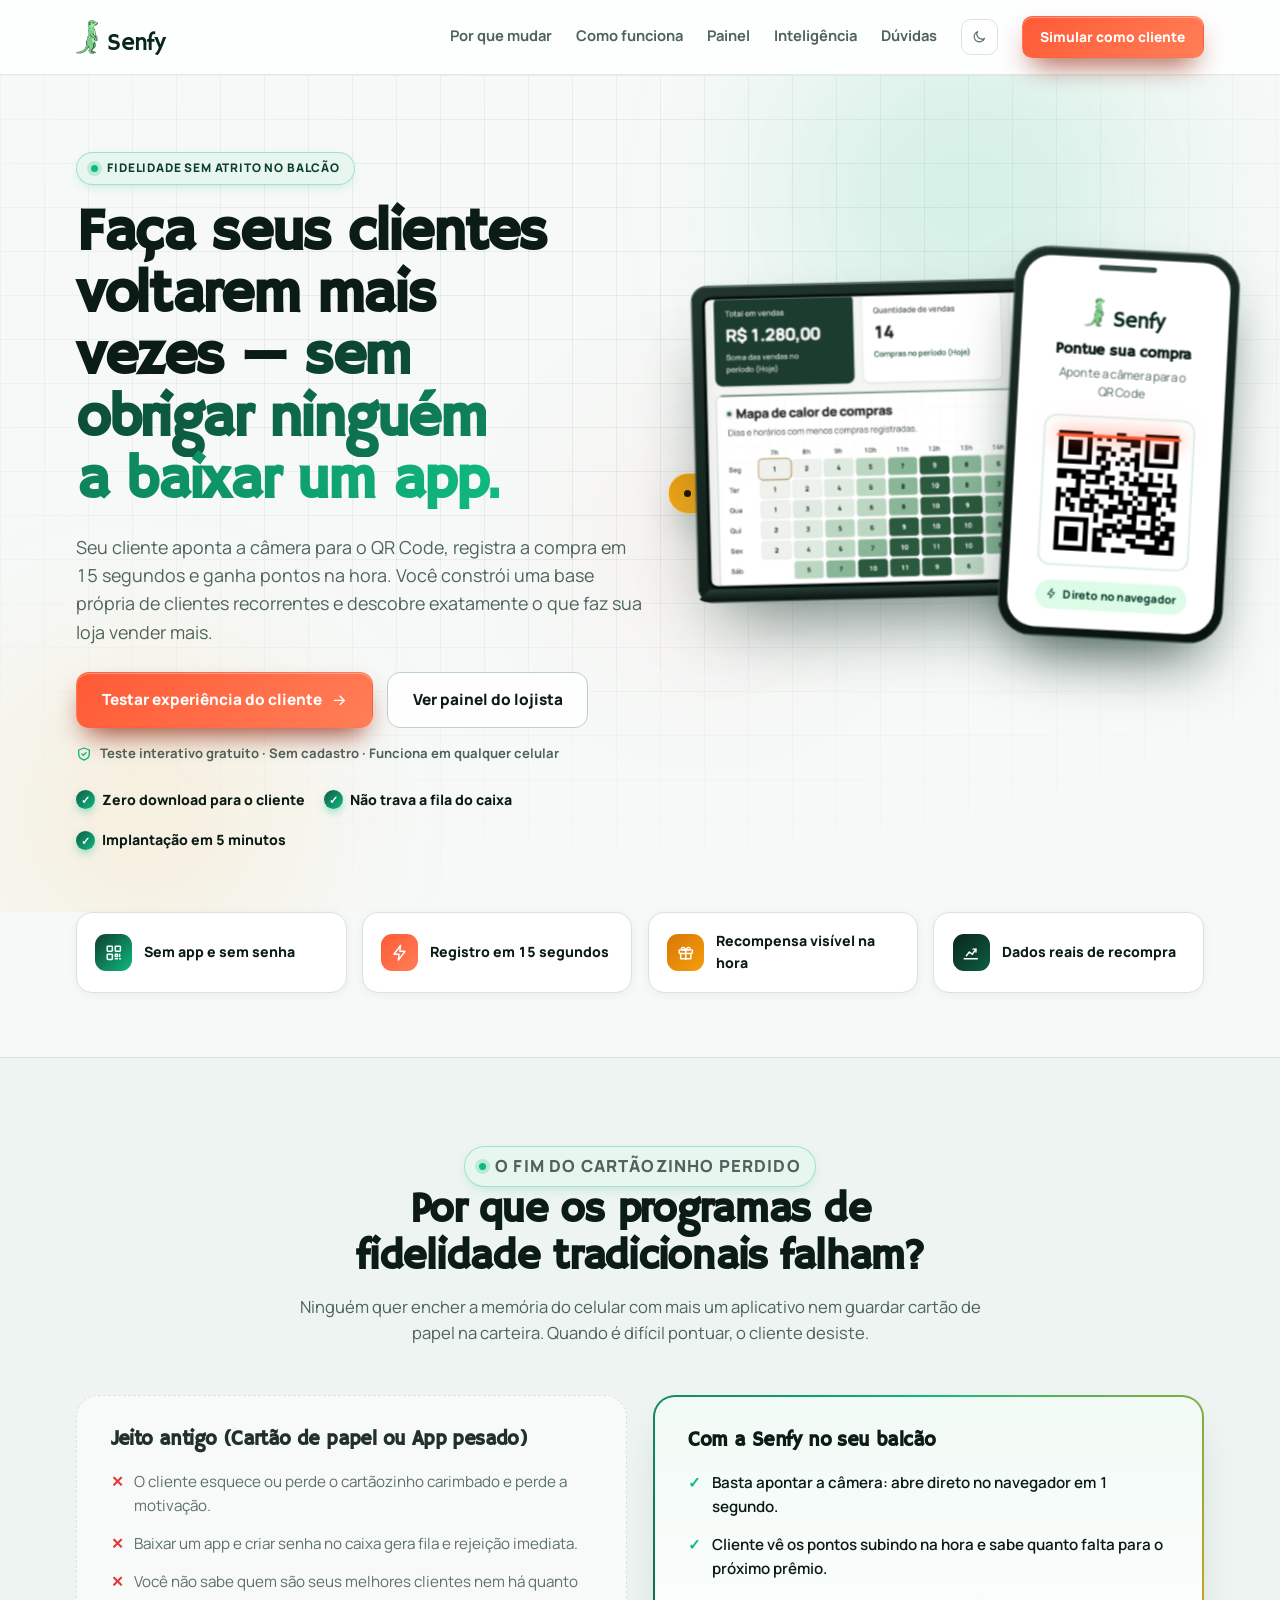
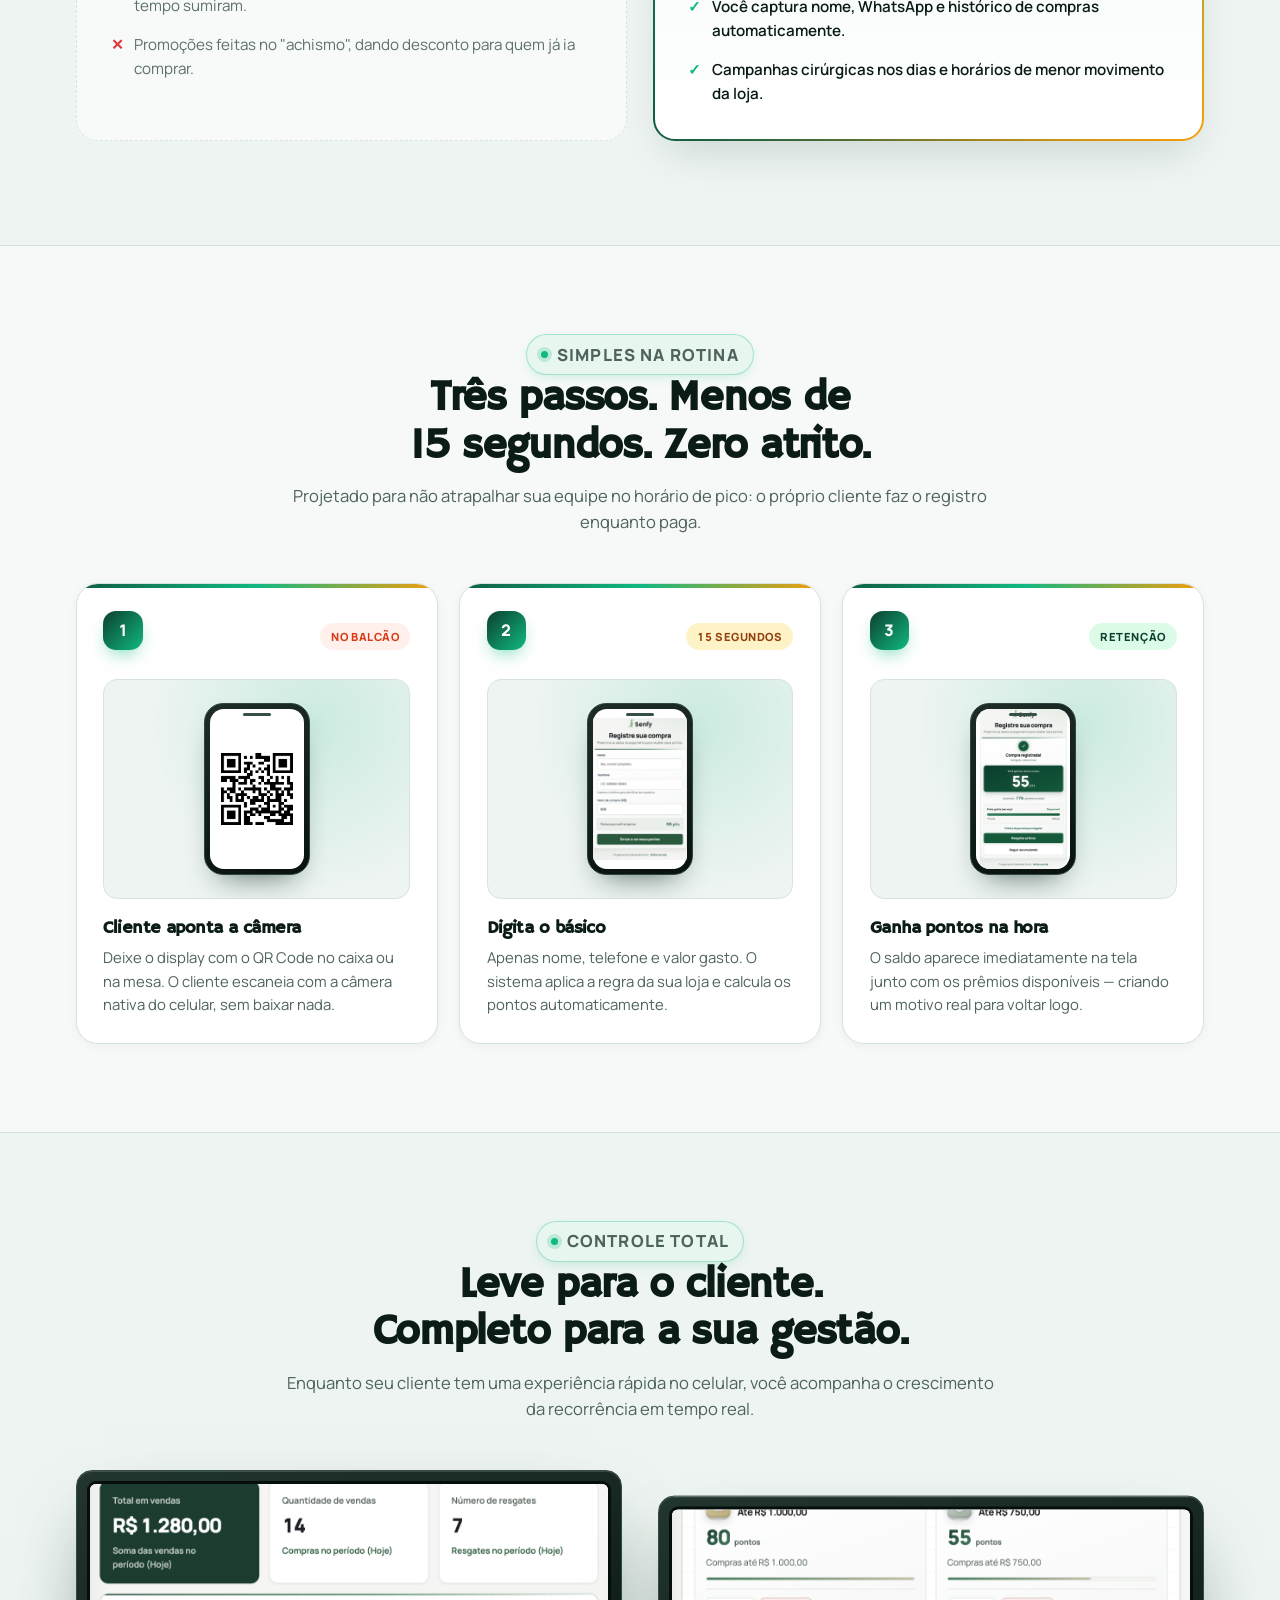
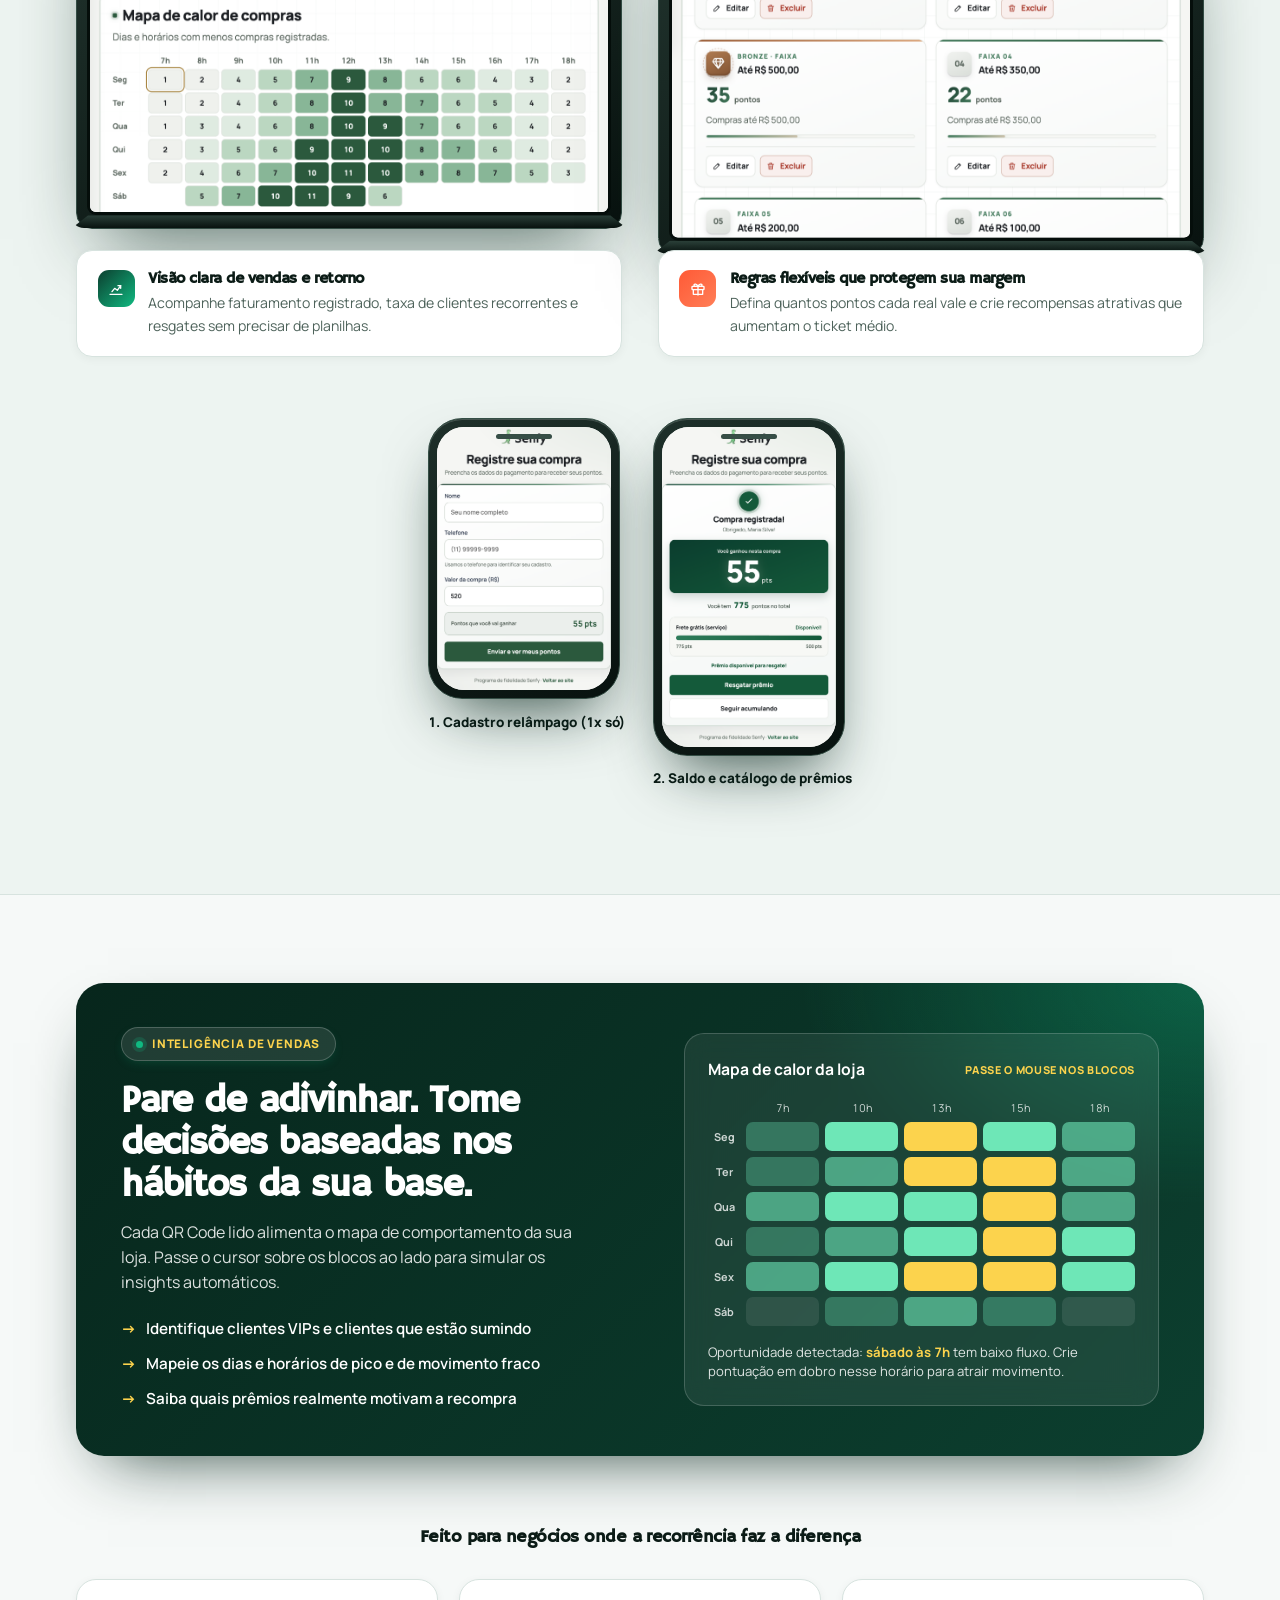
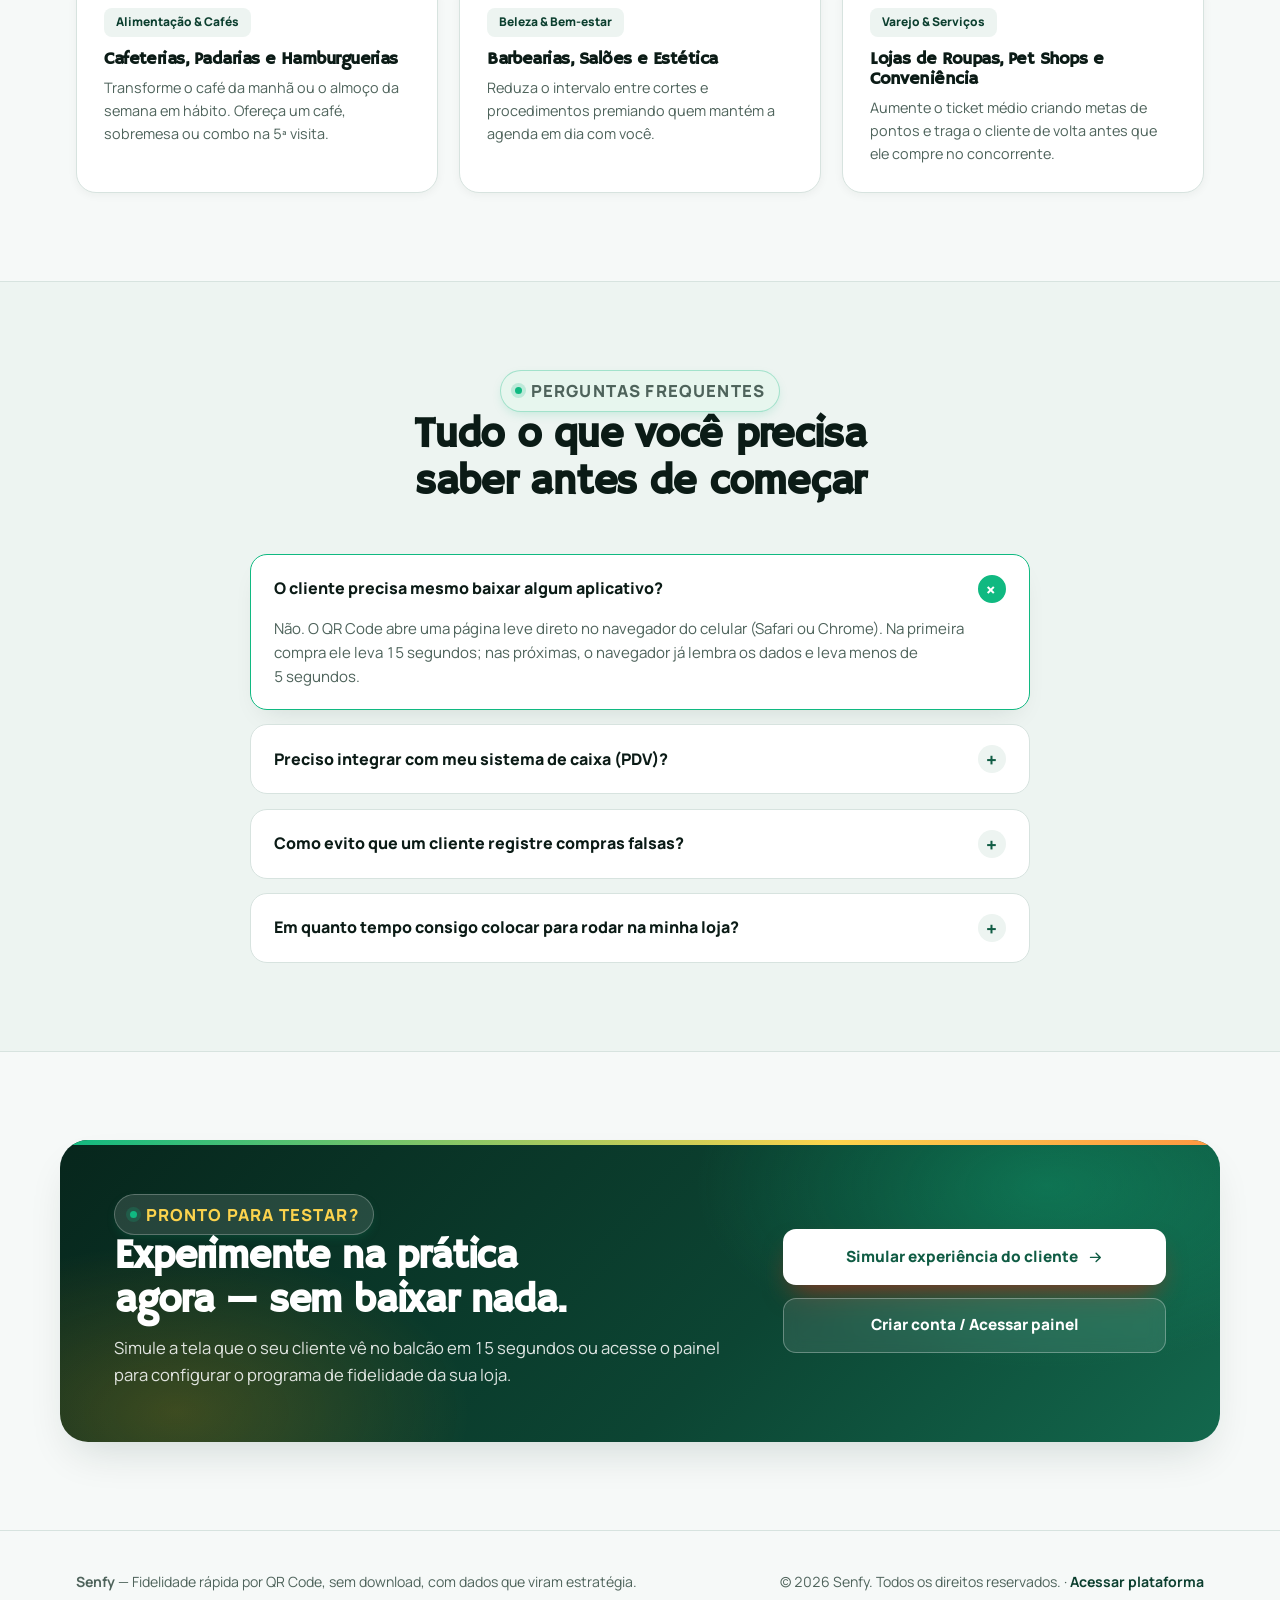
<file: landing.html>
<!DOCTYPE html>
<html lang="pt-BR">
<head>
  <meta charset="UTF-8">
  <meta name="viewport" content="width=device-width, initial-scale=1.0">
  <meta name="description" content="Fidelize mais clientes sem obrigar ninguém a baixar aplicativo. Com a Senfy, seu cliente pontua em 15 segundos pelo QR Code e você ganha dados reais para vender mais.">
  <title>Senfy — Fidelidade sem app que faz seus clientes voltarem mais vezes</title>
  <link rel="preconnect" href="https://fonts.googleapis.com">
  <link rel="preconnect" href="https://fonts.gstatic.com" crossorigin>
  <link href="https://fonts.googleapis.com/css2?family=Hammersmith+One&family=Manrope:wght@400;500;600;700;800&display=swap" rel="stylesheet">
  <link rel="stylesheet" href="styles.css">
  <style id="landing-extras">
    /* ===== Propriedade animável para bordas luminosas ===== */
    @property --border-angle {
      syntax: "<angle>";
      inherits: true;
      initial-value: 0turn;
    }

    /* ===== Identidade Visual Senfy: Esmeralda Profundo + Coral + Âmbar ===== */
    :root {
      --bg: #F6F9F8;
      --surface: #FFFFFF;
      --surface-alt: #EDF4F1;
      --ink: #0B1B16;
      --text: #1B2D27;
      --muted: #4E635B;
      --border: #D7E3DF;
      --border-strong: #BCD0C9;

      --green-900: #07261C;
      --green-800: #0C3F2F;
      --green-700: #105C44;
      --green-500: #10B981;
      --mint: #6EE7B7;

      --hot: #FF5A36;
      --hot-2: #FF7E57;
      --hot-dark: #D93B18;
      --primary-soft: #FFF0EC;

      --sun: #F59E0B;
      --sun-light: #FCD34D;
      --sun-ink: #271700;
      --gold-soft: #FEF3C7;

      --night: #08120F;
      --radius-lg: 22px;
      --shadow-sm: 0 2px 10px rgba(7, 38, 28, .05);
      --shadow: 0 20px 44px -14px rgba(7, 38, 28, .16);
    }

    *, *::before, *::after { box-sizing: border-box; }
    html {
      color-scheme: light;
      scroll-behavior: smooth;
      font-family: 'Manrope', system-ui, sans-serif;
      background: var(--bg);
      color: var(--text);
    }
    body {
      margin: 0;
      font-variant-numeric: tabular-nums;
      overflow-x: hidden;
      line-height: 1.58;
    }
    h1, h2, h3, .brand-name {
      font-family: 'Hammersmith One', 'Manrope', sans-serif;
      color: var(--ink);
      margin-top: 0;
    }
    h1, h2 { text-wrap: balance; }
    p { text-wrap: pretty; }
    a { color: inherit; text-decoration: none; }
    ::selection { background: color-mix(in oklab, var(--green-500) 30%, transparent); }
    :focus-visible { outline: 2px solid var(--hot); outline-offset: 3px; border-radius: 8px; }

    .container { width: min(1160px, 92%); margin: 0 auto; }
    .section { position: relative; padding: 5.5rem 0; }
    .section.alt {
      background: var(--surface-alt);
      border-top: 1px solid var(--border);
      border-bottom: 1px solid var(--border);
    }

    /* ===== Barra de Progresso de Leitura no Topo ===== */
    .scroll-progress {
      position: fixed; top: 0; left: 0; right: 0; height: 3px; z-index: 100;
      background: linear-gradient(90deg, var(--green-500), var(--sun), var(--hot));
      transform-origin: 0 50%;
      transform: scaleX(var(--scroll, 0));
      pointer-events: none;
    }

    /* ===== Header Glassmorphism ===== */
    .site-header {
      position: sticky; top: 0; z-index: 50;
      backdrop-filter: blur(18px) saturate(180%);
      -webkit-backdrop-filter: blur(18px) saturate(180%);
      background: color-mix(in oklab, var(--surface) 78%, transparent);
      border-bottom: 1px solid color-mix(in oklab, var(--border) 75%, transparent);
      transition: box-shadow .3s ease, background .3s ease;
    }
    .site-header.scrolled {
      box-shadow: 0 10px 30px -15px rgba(7, 38, 28, .18);
      background: color-mix(in oklab, var(--surface) 90%, transparent);
    }
    .header-inner { display: flex; align-items: center; justify-content: space-between; height: 74px; gap: 1rem; }
    .brand { display: inline-flex; align-items: center; gap: .6rem; }
    .brand-logo { height: 34px; width: auto; transition: transform .3s cubic-bezier(.34,1.56,.64,1); }
    .brand:hover .brand-logo { transform: rotate(-8deg) scale(1.08); }
    .brand-name { font-size: 1.5rem; letter-spacing: -.03em; color: var(--green-900); }

    .site-nav { display: flex; align-items: center; gap: 1.5rem; font-size: .92rem; font-weight: 700; color: var(--muted); }
    .site-nav a:not(.btn) { position: relative; padding: .3rem 0; transition: color .2s ease; }
    .site-nav a:not(.btn)::after {
      content: ""; position: absolute; left: 0; right: 0; bottom: 0; height: 2px;
      border-radius: 99px; background: var(--green-500);
      transform: scaleX(0); transform-origin: right;
      transition: transform .28s cubic-bezier(.22,1,.36,1);
    }
    .site-nav a:not(.btn):hover { color: var(--green-800); }
    .site-nav a:not(.btn):hover::after { transform: scaleX(1); transform-origin: left; }

    .menu-toggle { display: none; background: none; border: 1px solid var(--border); border-radius: 8px; padding: .45rem; cursor: pointer; }
    .menu-toggle span { display: block; width: 20px; height: 2px; background: var(--ink); margin: 4px 0; }

    /* ===== Botões com Shimmer & Micro-elevação ===== */
    .btn {
      position: relative; overflow: hidden; isolation: isolate;
      display: inline-flex; align-items: center; justify-content: center; gap: .55rem;
      padding: .92rem 1.55rem; font-weight: 800; font-size: .96rem;
      border-radius: 13px; border: 1px solid var(--border-strong);
      background: var(--surface); color: var(--ink); cursor: pointer;
      transition: transform .2s cubic-bezier(.22,1,.36,1), box-shadow .25s ease, border-color .2s ease;
    }
    .btn:hover { transform: translateY(-2px); box-shadow: 0 14px 28px -10px rgba(7, 38, 28, .22); }
    .btn:active { transform: translateY(0) scale(.98); }
    .btn-small { padding: .6rem 1.1rem; font-size: .86rem; border-radius: 10px; }

    .btn-hot {
      color: #fff; border-color: transparent;
      background: linear-gradient(135deg, var(--hot), var(--hot-2));
      box-shadow: 0 14px 28px -10px color-mix(in oklab, var(--hot) 68%, #000), inset 0 1px 0 rgba(255,255,255,.35);
    }
    /* Feixe de brilho Shimmer */
    .btn-hot::before {
      content: ""; position: absolute; inset: 0; z-index: 1;
      background: linear-gradient(115deg, transparent 20%, rgba(255,255,255,.38) 50%, transparent 80%);
      transform: translateX(-120%);
      transition: transform .65s cubic-bezier(.22,1,.36,1);
    }
    .btn-hot:hover::before { transform: translateX(120%); }
    .btn-hot:hover {
      color: #fff;
      background: linear-gradient(135deg, var(--hot-dark), var(--hot));
      box-shadow: 0 18px 34px -10px color-mix(in oklab, var(--hot) 85%, #000), inset 0 1px 0 rgba(255,255,255,.4);
    }
    .btn-secondary {
      background: color-mix(in oklab, var(--surface) 82%, transparent);
      backdrop-filter: blur(8px);
    }
    .btn-secondary:hover { border-color: var(--green-500); color: var(--green-800); }
    .btn .ico { width: 1.05rem; height: 1.05rem; transition: transform .2s ease; }
    .btn:hover .ico { transform: translateX(3px); }
    .ico { width: 1em; height: 1em; flex: 0 0 auto; fill: none; stroke: currentColor; stroke-width: 2; stroke-linecap: round; stroke-linejoin: round; }

    /* Alternador de tema */
    .theme-btn {
      width: 2.3rem; height: 2.3rem; display: grid; place-items: center;
      border: 1px solid var(--border); border-radius: 10px;
      background: var(--surface); color: var(--muted); cursor: pointer;
      transition: color .2s ease, border-color .2s ease, transform .2s ease;
    }
    .theme-btn:hover { color: var(--green-700); border-color: var(--green-700); transform: rotate(12deg); }
    .theme-btn svg { width: 1rem; height: 1rem; }
    .theme-btn .hidden { display: none; }

    /* Selos */
    .eyebrow {
      display: inline-flex; align-items: center; gap: .55rem;
      padding: .4rem .9rem; border-radius: 99px;
      font-size: .74rem; font-weight: 800; letter-spacing: .07em; text-transform: uppercase;
      color: var(--green-800);
      background: color-mix(in oklab, var(--green-500) 13%, var(--surface));
      border: 1px solid color-mix(in oklab, var(--green-500) 32%, transparent);
      box-shadow: 0 4px 12px -4px color-mix(in oklab, var(--green-500) 25%, transparent);
      margin-bottom: 1.2rem;
    }
    .eyebrow::before {
      content: ""; width: 7px; height: 7px; border-radius: 50%; background: var(--green-500);
      box-shadow: 0 0 0 4px color-mix(in oklab, var(--green-500) 20%, transparent);
      animation: pulse 1.9s ease-out infinite;
    }
    @keyframes pulse {
      0% { box-shadow: 0 0 0 0 color-mix(in oklab, var(--green-500) 60%, transparent); }
      70%, 100% { box-shadow: 0 0 0 9px transparent; }
    }
    .mini-tag {
      display: inline-flex; align-items: center; gap: .35rem;
      padding: .3rem .68rem; border-radius: 99px;
      font-size: .7rem; font-weight: 800; text-transform: uppercase; letter-spacing: .05em;
    }
    .mini-tag.hot { color: var(--hot-dark); background: var(--primary-soft); }
    .mini-tag.sun { color: #92400E; background: var(--gold-soft); }
    .mini-tag.mint { color: var(--green-800); background: #DCFCE7; }

    /* ===== HERO COM AURORA MESH & GRID PERSPECTIVA ===== */
    .hero {
      position: relative;
      padding: 4.8rem 0 3.8rem;
      overflow: hidden;
    }
    .aurora-bg {
      position: absolute; inset: 0; pointer-events: none; z-index: 0; overflow: hidden;
    }
    .aurora-orb {
      position: absolute; border-radius: 50%; filter: blur(85px); opacity: .55;
      animation: drift 14s ease-in-out infinite alternate;
    }
    .orb-1 {
      width: 520px; height: 520px; top: -140px; right: 4%;
      background: radial-gradient(circle, color-mix(in oklab, var(--green-500) 42%, transparent), transparent 70%);
    }
    .orb-2 {
      width: 440px; height: 440px; bottom: -120px; left: -6%;
      background: radial-gradient(circle, color-mix(in oklab, var(--sun) 34%, transparent), transparent 70%);
      animation-delay: -5s;
    }
    .orb-3 {
      width: 340px; height: 340px; top: 35%; left: 42%;
      background: radial-gradient(circle, color-mix(in oklab, var(--hot) 16%, transparent), transparent 70%);
      animation-delay: -9s;
    }
    @keyframes drift {
      0% { transform: translate(0, 0) scale(1); }
      100% { transform: translate(35px, -25px) scale(1.08); }
    }
    .hero::before {
      content: ""; position: absolute; inset: 0; pointer-events: none; z-index: 0;
      background-image:
        linear-gradient(to right, color-mix(in oklab, var(--green-900) 6%, transparent) 1px, transparent 1px),
        linear-gradient(to bottom, color-mix(in oklab, var(--green-900) 6%, transparent) 1px, transparent 1px);
      background-size: 44px 44px;
      -webkit-mask-image: radial-gradient(ellipse 80% 70% at 50% 30%, #000 35%, transparent 100%);
      mask-image: radial-gradient(ellipse 80% 70% at 50% 30%, #000 35%, transparent 100%);
    }

    .hero-grid { position: relative; z-index: 2; display: grid; grid-template-columns: 1.06fr .94fr; gap: 3rem; align-items: center; }
    .hero h1 { font-size: clamp(2.45rem, 4.6vw, 3.85rem); line-height: 1.05; letter-spacing: -.04em; margin-bottom: 1.2rem; }
    .hero h1 .hot {
      background: linear-gradient(100deg, var(--green-800), var(--green-500), #059669);
      background-size: 200% auto;
      -webkit-background-clip: text; background-clip: text; color: transparent;
      animation: gradientText 6s ease infinite;
    }
    @keyframes gradientText {
      0%, 100% { background-position: 0% 50%; }
      50% { background-position: 100% 50%; }
    }
    .lead { font-size: 1.12rem; color: var(--muted); max-width: 54ch; margin-bottom: 1.65rem; }
    .hero-actions { display: flex; flex-wrap: wrap; gap: .85rem; margin-bottom: .95rem; }
    .micro-trust { font-size: .82rem; font-weight: 700; color: var(--muted); display: flex; align-items: center; gap: .5rem; margin-bottom: 1.55rem; }
    .micro-trust svg { color: var(--green-500); width: 1rem; height: 1rem; }
    .hero-highlights { list-style: none; padding: 0; margin: 0; display: flex; flex-wrap: wrap; gap: 1.15rem; color: var(--ink); font-size: .88rem; font-weight: 800; }
    .hero-highlights li { display: inline-flex; align-items: center; gap: .45rem; }
    .hero-highlights li::before {
      content: "✓"; display: grid; place-items: center; width: 19px; height: 19px; border-radius: 50%;
      background: linear-gradient(135deg, var(--green-700), var(--green-500)); color: #fff; font-size: .7rem;
      box-shadow: 0 4px 10px -2px color-mix(in oklab, var(--green-500) 55%, transparent);
    }

    /* ===== PALCO 3D INTERATIVO (LAPTOP + CELULAR + BADGES) ===== */
    .hero-stage {
      position: relative; min-height: 440px;
      perspective: 1400px;
    }
    .stage-3d {
      position: relative; width: 100%; height: 100%;
      transform-style: preserve-3d;
      transform: rotateY(var(--rx, 0deg)) rotateX(var(--ry, 0deg));
      transition: transform .18s ease-out;
    }
    .laptop {
      position: relative;
      background: linear-gradient(160deg, #22352F, var(--night));
      border: 1px solid #334C44; border-radius: 16px;
      padding: 10px 10px 0;
      box-shadow:
        0 38px 75px -28px rgba(7, 38, 28, .65),
        inset 0 1px 0 rgba(255,255,255,.15);
    }
    .hero-stage .laptop {
      width: 94%;
      transform: rotate(-1.4deg) translateZ(10px);
    }
    .laptop-screen { overflow: hidden; border-radius: 9px; background: #fff; border: 3px solid #050E0B; }
    .laptop-screen img { width: 100%; height: auto; display: block; aspect-ratio: 1200 / 760; object-fit: contain; }
    .laptop-base {
      height: 13px; margin: 0 -3%;
      background: linear-gradient(#2B4039, #08120F);
      border-radius: 0 0 14px 14px;
      clip-path: polygon(3% 0, 97% 0, 100% 100%, 0 100%);
    }

    .phone {
      position: relative; width: 218px;
      background: linear-gradient(160deg, #1E302A, var(--night));
      border: 1px solid #354F46; border-radius: 34px; padding: 8px;
      box-shadow:
        0 30px 60px -20px rgba(7, 38, 28, .75),
        inset 0 1px 0 rgba(255,255,255,.18);
    }
    .phone::before {
      content: ""; position: absolute; z-index: 3; top: 15px; left: 50%;
      width: 56px; height: 5px; transform: translateX(-50%);
      border-radius: 99px; background: #364E46;
    }
    .phone-screen { overflow: hidden; border-radius: 27px; background: #fff; }
    .phone-qr {
      position: absolute; z-index: 4; right: -1.1rem; bottom: -2.4rem;
      transform: rotate(3deg) translateZ(48px);
    }
    .qr-screen { padding: 2.3rem 1rem 1.15rem; text-align: center; }
    .qr-screen .brand { justify-content: center; margin-bottom: .8rem; }
    .qr-screen .brand-logo { height: 28px; }
    .qr-screen .brand-name { font-size: 1.3rem; }
    .qr-screen h3 { font-size: .95rem; margin: 0 0 .25rem; color: #0B1B16; }
    .qr-screen p { font-size: .72rem; color: #4E635B; margin: 0 0 .85rem; }
    .qr-frame {
      position: relative; width: 146px; height: 146px; margin: 0 auto .85rem;
      padding: 9px; border: 1px solid #D7E3DF; border-radius: 12px; background: #fff;
      box-shadow: inset 0 0 0 1px rgba(16,185,129,.12);
    }
    .qr-frame img { width: 100%; height: 100%; object-fit: contain; }
    .scan-line {
      position: absolute; left: 8%; right: 8%; top: 12%; height: 2.5px;
      border-radius: 99px; background: var(--hot);
      box-shadow: 0 0 14px var(--hot), 0 0 28px color-mix(in oklab, var(--hot) 75%, transparent);
      animation: scan 2.5s cubic-bezier(.45,0,.55,1) infinite;
    }
    @keyframes scan { 0%, 100% { top: 12%; } 50% { top: 86%; } }
    .qr-foot {
      display: inline-flex; align-items: center; gap: .35rem;
      padding: .35rem .65rem; border-radius: 99px;
      font-size: .68rem; font-weight: 800; color: var(--green-800); background: #DCFCE7;
    }

    /* Badges flutuantes com profundidade 3D */
    .float-badge {
      position: absolute; z-index: 5;
      display: flex; align-items: center; gap: .5rem;
      padding: .6rem .95rem; border-radius: 99px;
      backdrop-filter: blur(12px);
      box-shadow: 0 18px 36px -10px rgba(7, 38, 28, .35);
      font-size: .8rem; font-weight: 800;
      animation: float 4.5s ease-in-out infinite;
    }
    @keyframes float {
      0%, 100% { transform: translateY(0) translateZ(65px); }
      50% { transform: translateY(-7px) translateZ(65px); }
    }
    .badge-points {
      top: 1.8rem; right: -1.4rem;
      background: color-mix(in oklab, var(--green-900) 92%, transparent);
      color: #fff; border: 1px solid rgba(255,255,255,.15);
    }
    .badge-points b { color: var(--sun-light); font-size: .98rem; }
    .badge-scan {
      bottom: 5.2rem; left: -1.8rem;
      background: linear-gradient(135deg, var(--sun), var(--sun-light));
      color: var(--sun-ink); border: 1px solid rgba(255,255,255,.45);
      animation-delay: -2.2s;
    }
    .float-badge .dot { width: 7px; height: 7px; border-radius: 50%; background: currentColor; }

    /* ===== CARDS COM SPOTLIGHT MAGNÉTICO ===== */
    .spotlight-card {
      position: relative;
      --mx: 50%;
      --my: 50%;
    }
    .spotlight-card::after {
      content: ""; position: absolute; inset: 0; border-radius: inherit; pointer-events: none;
      opacity: 0; transition: opacity .35s ease;
      background: radial-gradient(380px circle at var(--mx) var(--my), color-mix(in oklab, var(--green-500) 14%, transparent), transparent 70%);
    }
    .spotlight-card:hover::after { opacity: 1; }

    /* Faixa de sinais */
    .signal-strip { position: relative; z-index: 2; display: grid; grid-template-columns: repeat(4, 1fr); gap: .95rem; padding: 0 0 4rem; }
    .signal {
      display: flex; align-items: center; gap: .75rem;
      padding: 1.05rem 1.15rem; border-radius: 16px;
      background: var(--surface); border: 1px solid var(--border); box-shadow: var(--shadow-sm);
      font-size: .88rem; font-weight: 800; color: var(--ink);
      transition: transform .25s ease, border-color .25s ease, box-shadow .25s ease;
    }
    .signal:hover { transform: translateY(-3px); border-color: var(--green-500); box-shadow: var(--shadow); }
    .signal .tech-icon {
      flex: 0 0 auto; width: 2.3rem; height: 2.3rem; border-radius: 11px;
      display: grid; place-items: center; color: #fff;
      background: linear-gradient(135deg, var(--green-800), var(--green-500));
    }
    .signal:nth-child(2) .tech-icon { background: linear-gradient(135deg, var(--hot), var(--hot-2)); }
    .signal:nth-child(3) .tech-icon { background: linear-gradient(135deg, #D97706, var(--sun)); }
    .signal:nth-child(4) .tech-icon { background: linear-gradient(135deg, var(--green-900), var(--green-700)); }
    .signal .tech-icon svg { width: 1.1rem; height: 1.1rem; }

    /* Cabeçalhos de seção */
    .section-head { max-width: 720px; margin: 0 auto 3rem; text-align: center; }
    .section-head h2 { font-size: clamp(1.9rem, 3.3vw, 2.65rem); line-height: 1.12; letter-spacing: -.03em; margin-bottom: .8rem; }
    .section-head p { color: var(--muted); font-size: 1.04rem; margin: 0; }

    /* ===== COMPARATIVO COM BORDA CONIC-GRADIENT ANIMADA ===== */
    .vs-grid { display: grid; grid-template-columns: 1fr 1fr; gap: 1.6rem; margin-bottom: 1rem; }
    .vs-card {
      padding: 2.1rem; border-radius: var(--radius-lg);
      background: var(--surface); border: 1px solid var(--border);
    }
    .vs-card.old {
      background: color-mix(in oklab, var(--surface) 65%, var(--surface-alt));
      border-style: dashed;
      opacity: .9;
    }
    .vs-card.new {
      position: relative;
      border: 2px solid transparent;
      background:
        linear-gradient(180deg, color-mix(in oklab, var(--green-500) 7%, var(--surface)), var(--surface)) padding-box,
        conic-gradient(from var(--border-angle), var(--green-500), var(--sun), var(--green-700), var(--green-500)) border-box;
      box-shadow: var(--shadow);
      animation: spinBorder 5s linear infinite;
    }
    @keyframes spinBorder {
      to { --border-angle: 1turn; }
    }
    .vs-card h3 { font-size: 1.25rem; margin-bottom: 1.15rem; display: flex; align-items: center; gap: .6rem; }
    .vs-list { list-style: none; padding: 0; margin: 0; display: grid; gap: .9rem; font-size: .95rem; }
    .vs-list li { display: flex; align-items: flex-start; gap: .65rem; }
    .vs-card.old .vs-list li { color: var(--muted); }
    .vs-card.old .vs-list li::before { content: "✕"; color: #DC2626; font-weight: 800; }
    .vs-card.new .vs-list li { font-weight: 600; color: var(--ink); }
    .vs-card.new .vs-list li::before { content: "✓"; color: var(--green-500); font-weight: 900; }

    /* Passos */
    .steps-grid { display: grid; grid-template-columns: repeat(3, 1fr); gap: 1.35rem; }
    .step-card {
      position: relative; overflow: hidden;
      padding: 1.65rem; border-radius: var(--radius-lg);
      background: var(--surface); border: 1px solid var(--border); box-shadow: var(--shadow-sm);
      transition: transform .3s cubic-bezier(.22,1,.36,1), box-shadow .3s ease, border-color .3s ease;
    }
    .step-card::before {
      content: ""; position: absolute; inset: 0 0 auto; height: 4px;
      background: linear-gradient(90deg, var(--green-700), var(--green-500), var(--sun));
    }
    .step-card:hover { transform: translateY(-6px); border-color: var(--green-500); box-shadow: var(--shadow); }
    .step-top { display: flex; align-items: center; justify-content: space-between; gap: .8rem; margin-bottom: 1rem; }
    .step-num {
      width: 2.45rem; height: 2.45rem; display: grid; place-items: center; border-radius: 13px;
      font-weight: 800; color: #fff; background: linear-gradient(135deg, var(--green-800), var(--green-500));
      box-shadow: 0 8px 18px -6px color-mix(in oklab, var(--green-500) 60%, transparent);
    }
    .step-visual {
      height: 220px; margin-bottom: 1.2rem; border-radius: 14px;
      display: flex; align-items: center; justify-content: center; overflow: hidden;
      background: radial-gradient(circle at 70% 20%, color-mix(in oklab, var(--green-500) 15%, transparent), transparent 60%), var(--surface-alt);
      border: 1px solid var(--border);
    }
    .mini-phone {
      position: relative; width: 106px; height: 172px; flex: 0 0 auto;
      padding: 5px; border-radius: 19px;
      background: linear-gradient(160deg, #1E2D28, var(--night));
      border: 1px solid #2F463E;
      box-shadow: 0 16px 30px -16px rgba(9, 44, 33, .7);
      transition: transform .35s cubic-bezier(.34,1.56,.64,1);
    }
    .step-card:hover .mini-phone { transform: scale(1.06) translateY(-4px); }
    .mini-phone::before {
      content: ""; position: absolute; z-index: 2; top: 9px; left: 50%;
      width: 28px; height: 3px; transform: translateX(-50%);
      border-radius: 99px; background: #374F47;
    }
    .mini-screen {
      width: 100%; height: 100%; border-radius: 14px; overflow: hidden;
      background: #fff; display: flex; align-items: center; justify-content: center;
    }
    .mini-phone.qr-phone .mini-screen { padding: 8px; }
    .mini-phone img { max-width: 100%; max-height: 100%; width: auto; height: auto; object-fit: contain; }
    .step-card h3 { font-size: 1.15rem; margin-bottom: .5rem; }
    .step-card p { color: var(--muted); font-size: .93rem; margin: 0; }

    /* Demonstração */
    .demo-grid { display: grid; grid-template-columns: repeat(2, minmax(0, 1fr)); gap: 2.2rem; align-items: start; }
    .demo-card { min-width: 0; }
    .demo-card .laptop { transition: transform .35s cubic-bezier(.22,1,.36,1); }
    .demo-card:hover .laptop { transform: translateY(-6px); }
    .demo-card:nth-child(2) .laptop { transform: translateY(1.6rem); }
    .demo-card:nth-child(2):hover .laptop { transform: translateY(1.1rem); }
    .demo-caption {
      display: flex; align-items: flex-start; gap: .85rem;
      padding: 1.2rem 1.3rem; margin-top: 1.3rem;
      border-radius: 16px; background: var(--surface); border: 1px solid var(--border);
      box-shadow: var(--shadow-sm);
    }
    .demo-caption .tech-icon {
      flex: 0 0 auto; width: 2.3rem; height: 2.3rem; border-radius: 11px;
      display: grid; place-items: center; color: #fff;
      background: linear-gradient(135deg, var(--green-800), var(--green-500));
    }
    .demo-card:nth-child(2) .demo-caption .tech-icon { background: linear-gradient(135deg, var(--hot), var(--hot-2)); }
    .demo-caption h3 { font-size: 1.02rem; margin: 0 0 .25rem; }
    .demo-caption p { margin: 0; color: var(--muted); font-size: .88rem; }

    .demo-phone-row { display: flex; justify-content: center; gap: 1.8rem; margin-top: 3.8rem; flex-wrap: wrap; }
    .demo-phone-row .phone { width: 192px; transition: transform .3s cubic-bezier(.34,1.56,.64,1); }
    .demo-phone-row .phone:hover { transform: translateY(-8px) scale(1.03); }
    .demo-phone-row .phone-shot { width: 100%; height: auto; display: block; object-fit: contain; }
    .demo-phone-label { margin-top: .8rem; text-align: center; font-size: .84rem; font-weight: 800; color: var(--ink); }

    /* ===== FAIXA DE DADOS + HEATMAP COM TOOLTIPS CSS ===== */
    .data-band {
      position: relative;
      display: grid; grid-template-columns: 1.05fr .95fr; gap: 2.4rem; align-items: center;
      padding: 2.8rem; border-radius: 28px; color: #fff;
      background:
        radial-gradient(620px 340px at 100% 0, color-mix(in oklab, var(--green-500) 32%, transparent), transparent 65%),
        linear-gradient(135deg, var(--green-900), var(--green-800));
      box-shadow: 0 28px 64px -32px rgba(7, 38, 28, .9);
    }
    .data-band h2 { color: #fff; font-size: clamp(1.85rem, 3vw, 2.55rem); margin-bottom: .8rem; }
    .data-band p { color: rgba(255,255,255,.86); }
    .data-list { list-style: none; margin: 1.35rem 0 0; padding: 0; display: grid; gap: .7rem; }
    .data-list li { display: flex; gap: .65rem; align-items: flex-start; font-size: .95rem; font-weight: 600; }
    .data-list li::before { content: "→"; color: var(--sun-light); font-weight: 800; }

    .heat-card {
      padding: 1.45rem; border-radius: 20px;
      background: rgba(255,255,255,.07);
      border: 1px solid rgba(255,255,255,.18);
      backdrop-filter: blur(12px);
    }
    .heat-card-head { display: flex; justify-content: space-between; align-items: center; gap: .5rem; margin-bottom: 1.05rem; font-size: .88rem; }
    .heat-card-head b { font-size: .98rem; }
    .heat-card-head span { font-size: .68rem; text-transform: uppercase; letter-spacing: .06em; color: var(--sun-light); font-weight: 800; }
    .mini-heat { display: grid; grid-template-columns: 32px repeat(5, 1fr); gap: 6px; }
    .mini-heat > span, .mini-heat > b { font-size: .68rem; color: rgba(255,255,255,.78); align-self: center; text-align: center; }
    .mini-heat i {
      position: relative; display: block; height: 29px; border-radius: 7px; background: var(--h0);
      cursor: pointer; transition: transform .2s cubic-bezier(.34,1.56,.64,1), box-shadow .2s ease;
    }
    .mini-heat i:hover {
      transform: scale(1.16);
      z-index: 10;
      box-shadow: 0 0 0 2px #fff, 0 8px 16px rgba(0,0,0,.4);
    }
    /* Tooltip puro em CSS */
    .mini-heat i[data-tip]::after {
      content: attr(data-tip);
      position: absolute; bottom: calc(100% + 8px); left: 50%; transform: translateX(-50%) translateY(4px);
      white-space: nowrap; padding: .32rem .6rem; border-radius: 7px;
      background: #050E0B; color: #fff; font-style: normal; font-size: .7rem; font-weight: 700;
      border: 1px solid rgba(255,255,255,.2);
      opacity: 0; pointer-events: none; transition: opacity .18s ease, transform .18s ease;
    }
    .mini-heat i[data-tip]:hover::after { opacity: 1; transform: translateX(-50%) translateY(0); }

    .mini-heat { --h0: rgba(255,255,255,.09); --h1: rgba(110,231,183,.32); --h2: rgba(110,231,183,.6); --h3: var(--mint); --h4: var(--sun-light); }
    .mini-heat .h0 { background: var(--h0); } .mini-heat .h1 { background: var(--h1); }
    .mini-heat .h2 { background: var(--h2); } .mini-heat .h3 { background: var(--h3); }
    .mini-heat .h4 { background: var(--h4); }
    .heat-note { margin: 1.05rem 0 0; font-size: .82rem; color: rgba(255,255,255,.92); line-height: 1.48; }
    .heat-note b { color: var(--sun-light); }

    /* Segmentos */
    .niches-grid { display: grid; grid-template-columns: repeat(3, 1fr); gap: 1.3rem; }
    .niche-card {
      padding: 1.7rem; border-radius: 20px;
      background: var(--surface); border: 1px solid var(--border);
      box-shadow: var(--shadow-sm);
      transition: transform .25s ease, border-color .25s ease, box-shadow .25s ease;
    }
    .niche-card:hover { transform: translateY(-4px); border-color: var(--green-500); box-shadow: var(--shadow); }
    .niche-card .niche-badge {
      display: inline-block; font-size: .75rem; font-weight: 800;
      color: var(--green-800); background: var(--surface-alt);
      padding: .32rem .75rem; border-radius: 8px; margin-bottom: .85rem;
    }
    .niche-card h3 { font-size: 1.12rem; margin-bottom: .45rem; }
    .niche-card p { font-size: .9rem; color: var(--muted); margin: 0; }

    /* ===== FAQ INTERATIVO ===== */
    .faq-list { max-width: 780px; margin: 0 auto; display: grid; gap: .9rem; }
    .faq-item {
      border-radius: 17px; background: var(--surface); border: 1px solid var(--border);
      padding: 1.25rem 1.45rem;
      transition: border-color .25s ease, box-shadow .25s ease;
    }
    .faq-item[open] {
      border-color: var(--green-500);
      box-shadow: 0 12px 28px -14px rgba(7, 38, 28, .15);
    }
    .faq-item summary {
      font-weight: 800; font-size: 1rem; color: var(--ink); cursor: pointer;
      list-style: none; display: flex; justify-content: space-between; align-items: center; gap: 1rem;
    }
    .faq-item summary::-webkit-details-marker { display: none; }
    .faq-item summary::after {
      content: "+"; width: 28px; height: 28px; flex: 0 0 auto;
      display: grid; place-items: center; border-radius: 50%;
      background: var(--surface-alt); font-size: 1.2rem; color: var(--green-700); font-weight: 800;
      transition: transform .28s cubic-bezier(.34,1.56,.64,1), background .2s ease, color .2s ease;
    }
    .faq-item[open] summary::after {
      transform: rotate(45deg);
      background: var(--green-500);
      color: #fff;
    }
    .faq-item p {
      margin: .9rem 0 0; font-size: .94rem; color: var(--muted);
      animation: fadeSlide .28s ease;
    }
    @keyframes fadeSlide {
      from { opacity: 0; transform: translateY(-6px); }
      to { opacity: 1; transform: translateY(0); }
    }

    /* ===== CTA FINAL COM EFEITO MESH ===== */
    .cta-inner {
      position: relative; overflow: hidden;
      display: grid; grid-template-columns: 1.25fr .75fr; gap: 2rem; align-items: center;
      padding: 3.4rem; border-radius: 28px;
      background:
        radial-gradient(500px 260px at 85% 15%, rgba(16,185,129,.35), transparent 70%),
        radial-gradient(420px 240px at 10% 90%, rgba(245,158,11,.22), transparent 70%),
        linear-gradient(135deg, var(--green-900) 0%, #0C4533 60%, #13684D 100%);
      color: #fff; box-shadow: var(--shadow);
    }
    .cta-inner::before {
      content: ""; position: absolute; inset: 0 0 auto; height: 5px;
      background: linear-gradient(90deg, var(--green-500), var(--sun-light), var(--hot), var(--green-500));
      background-size: 200% 100%;
      animation: flowBar 5s linear infinite;
    }
    @keyframes flowBar { to { background-position: 200% 0; } }
    .cta h2 { color: #fff; font-size: clamp(1.85rem, 3.2vw, 2.5rem); margin-bottom: .75rem; }
    .cta p { color: rgba(255,255,255,.86); font-size: 1.04rem; margin: 0; }
    .cta-actions { display: flex; flex-direction: column; gap: .8rem; }
    .cta .btn-ghost {
      background: rgba(255,255,255,.1); color: #fff;
      border-color: rgba(255,255,255,.3); backdrop-filter: blur(8px);
    }
    .cta .btn-ghost:hover { background: rgba(255,255,255,.18); border-color: #fff; }

    /* Footer */
    .site-footer { padding: 2.5rem 0; border-top: 1px solid var(--border); font-size: .88rem; color: var(--muted); }
    .footer-inner { display: flex; justify-content: space-between; align-items: center; flex-wrap: wrap; gap: 1rem; }
    .footer-inner a { color: var(--green-800); font-weight: 700; }

    /* Revelação escalonada (Stagger Reveal) */
    .js .reveal {
      opacity: 0;
      transform: translateY(20px) scale(.985);
      transition:
        opacity .65s cubic-bezier(.22,1,.36,1) var(--delay, 0s),
        transform .65s cubic-bezier(.22,1,.36,1) var(--delay, 0s);
    }
    .js .reveal.in { opacity: 1; transform: none; }

    /* Tema escuro */
    html[data-theme="dark"] {
      color-scheme: dark;
      --bg: #060F0C; --surface: #0D1A15; --surface-alt: #11211B;
      --ink: #ECF5F1; --text: #D7E5DF; --muted: #8CA39A;
      --border: #1C3028; --border-strong: #2B473C;
      --primary-soft: #2E1510; --gold-soft: #2B210B;
      --shadow: 0 20px 44px rgba(0,0,0,.5);
    }
    html[data-theme="dark"] .brand-name { color: #ECF5F1; }
    html[data-theme="dark"] .eyebrow { color: var(--mint); }
    html[data-theme="dark"] .mini-tag.mint { color: var(--mint); background: #102D22; }
    html[data-theme="dark"] .mini-tag.sun { color: var(--sun-light); }
    html[data-theme="dark"] .mini-tag.hot { color: #FF9C80; }
    html[data-theme="dark"] .hero::before {
      background-image:
        linear-gradient(to right, rgba(236,245,241,.04) 1px, transparent 1px),
        linear-gradient(to bottom, rgba(236,245,241,.04) 1px, transparent 1px);
    }

    /* Responsivo */
    @media (max-width: 1100px) {
      .signal-strip { grid-template-columns: repeat(2, 1fr); }
      .hero-stage { min-height: 400px; }
      .hero-stage .laptop { width: 100%; }
      .phone-qr { right: 0; width: 200px; }
      .badge-points { right: 0; }
      .badge-scan { left: 0; }
    }
    @media (max-width: 900px) {
      .hero-grid, .demo-grid, .data-band, .vs-grid, .steps-grid, .niches-grid, .cta-inner { grid-template-columns: 1fr; }
      .hero { padding-top: 3.5rem; }
      .hero-stage { min-height: 0; display: grid; gap: 2.5rem; justify-items: center; }
      .hero-stage .laptop { width: 100%; transform: none; }
      .phone-qr { position: relative; right: auto; bottom: auto; transform: rotate(2deg); }
      .float-badge { display: none; }
      .demo-card:nth-child(2) .laptop, .demo-card:nth-child(2):hover .laptop { transform: none; }
    }
    @media (max-width: 640px) {
      .signal-strip { grid-template-columns: 1fr; }
      .hero-actions .btn { width: 100%; }
      .data-band, .cta-inner { padding: 1.75rem; }
      .demo-phone-row .phone { width: 150px; }
    }
    @media (prefers-reduced-motion: reduce) {
      html { scroll-behavior: auto; }
      *, *::before, *::after { animation: none !important; transition: none !important; }
      .js .reveal { opacity: 1 !important; transform: none !important; }
    }
  </style>
  <script>document.documentElement.classList.add('js');</script>
</head>
<body>
  <!-- Barra de progresso de leitura -->
  <div class="scroll-progress" aria-hidden="true"></div>

  <!-- Sprite de ícones -->
  <svg width="0" height="0" style="position:absolute" aria-hidden="true" focusable="false"><defs>
    <symbol id="i-qr" viewBox="0 0 24 24"><rect x="3" y="3" width="7" height="7" rx="1"/><rect x="14" y="3" width="7" height="7" rx="1"/><rect x="3" y="14" width="7" height="7" rx="1"/><path d="M14 14h3v3h-3zM20 14v3M14 20h3M20 20h1"/></symbol>
    <symbol id="i-gift" viewBox="0 0 24 24"><rect x="3" y="8" width="18" height="5" rx="1"/><path d="M12 8v13M5 13v7h14v-7M12 8c-2-4-6-4-6-1.5S10 8 12 8zm0 0c2-4 6-4 6-1.5S14 8 12 8z"/></symbol>
    <symbol id="i-chart" viewBox="0 0 24 24"><path d="M3 20h18M6 16l4-5 4 3 5-7"/><path d="M15 7h4v4"/></symbol>
    <symbol id="i-bolt" viewBox="0 0 24 24"><path d="M13 2 4 14h7l-1 8 9-12h-7l1-8z"/></symbol>
    <symbol id="i-arrow" viewBox="0 0 24 24"><path d="M5 12h14M13 6l6 6-6 6"/></symbol>
    <symbol id="i-shield" viewBox="0 0 24 24"><path d="M12 3l8 3v6c0 4.5-3.2 7.6-8 9-4.8-1.4-8-4.5-8-9V6l8-3z"/><path d="M9 12l2 2 4-4"/></symbol>
  </defs></svg>

  <header class="site-header" id="site-header">
    <div class="container header-inner">
      <a class="brand" href="index.html" aria-label="Senfy início">
        <img class="brand-logo" src="assets/suricato.png" alt="" aria-hidden="true">
        <span class="brand-name">Senfy</span>
      </a>
      <button class="menu-toggle" aria-expanded="false" aria-controls="site-nav" aria-label="Abrir menu">
        <span></span><span></span><span></span>
      </button>
      <nav id="site-nav" class="site-nav" aria-label="Navegação principal">
        <a href="#comparativo">Por que mudar</a>
        <a href="#como-funciona">Como funciona</a>
        <a href="#demonstracao">Painel</a>
        <a href="#dados">Inteligência</a>
        <a href="#faq">Dúvidas</a>
        <button class="theme-btn" id="theme-toggle" type="button" aria-label="Ativar tema escuro">
          <svg class="moon" viewBox="0 0 24 24" fill="none" stroke="currentColor" stroke-width="1.7" aria-hidden="true"><path d="M20 14.5A8 8 0 0 1 9.5 4 8 8 0 1 0 20 14.5z"/></svg>
          <svg class="sun hidden" viewBox="0 0 24 24" fill="none" stroke="currentColor" stroke-width="1.7" aria-hidden="true"><circle cx="12" cy="12" r="4"/><path d="M12 2v2M12 20v2M2 12h2M20 12h2M4.9 4.9l1.4 1.4M17.7 17.7l1.4 1.4M4.9 19.1l1.4-1.4M17.7 6.3l1.4-1.4"/></svg>
        </button>
        <a href="checkout.html" class="btn btn-small btn-hot">Simular como cliente</a>
      </nav>
    </div>
  </header>

  <main id="inicio">
    <!-- 1. TOPO DO FUNIL -->
    <section class="hero">
      <div class="aurora-bg" aria-hidden="true">
        <div class="aurora-orb orb-1"></div>
        <div class="aurora-orb orb-2"></div>
        <div class="aurora-orb orb-3"></div>
      </div>

      <div class="container hero-grid">
        <div class="hero-copy reveal">
          <p class="eyebrow">Fidelidade sem atrito no balcão</p>
          <h1>
            Faça seus clientes voltarem mais vezes — <span class="hot">sem obrigar ninguém a baixar um app.</span>
          </h1>
          <p class="lead">Seu cliente aponta a câmera para o QR Code, registra a compra em 15 segundos e ganha pontos na hora. Você constrói uma base própria de clientes recorrentes e descobre exatamente o que faz sua loja vender mais.</p>
          <div class="hero-actions">
            <a href="checkout.html" class="btn btn-hot">Testar experiência do cliente <svg class="ico" aria-hidden="true"><use href="#i-arrow"/></svg></a>
            <a href="#demonstracao" class="btn btn-secondary">Ver painel do lojista</a>
          </div>
          <p class="micro-trust"><svg class="ico" aria-hidden="true"><use href="#i-shield"/></svg> Teste interativo gratuito · Sem cadastro · Funciona em qualquer celular</p>
          <ul class="hero-highlights" aria-label="Diferenciais principais">
            <li>Zero download para o cliente</li>
            <li>Não trava a fila do caixa</li>
            <li>Implantação em 5 minutos</li>
          </ul>
        </div>

        <div class="hero-visual reveal" style="--delay:.12s">
          <div class="hero-stage" id="hero-stage" aria-label="Demonstração: laptop com o painel e celular com o QR Code">
            <div class="stage-3d">
              <div class="laptop">
                <div class="laptop-screen">
                  <img src="assets/screen-dashboard-top.png" alt="Painel Senfy com vendas, resgates e mapa de calor" width="1200" height="760" fetchpriority="high">
                </div>
                <div class="laptop-base" aria-hidden="true"></div>
              </div>

              <div class="float-badge badge-points" aria-hidden="true"><span class="dot"></span> +55 <b>pts</b> creditados</div>
              <div class="float-badge badge-scan" aria-hidden="true"><span class="dot"></span> 15s no balcão</div>

              <div class="phone phone-qr">
                <div class="phone-screen qr-screen">
                  <div class="brand" aria-label="Senfy">
                    <img class="brand-logo" src="assets/suricato.png" alt="" aria-hidden="true">
                    <span class="brand-name">Senfy</span>
                  </div>
                  <h3>Pontue sua compra</h3>
                  <p>Aponte a câmera para o QR Code</p>
                  <div class="qr-frame">
                    <img src="assets/qr-senfy.png" alt="QR Code ilustrativo da Senfy" width="500" height="500">
                    <span class="scan-line" aria-hidden="true"></span>
                  </div>
                  <span class="qr-foot"><svg class="ico" aria-hidden="true"><use href="#i-bolt"/></svg> Direto no navegador</span>
                </div>
              </div>
            </div>
          </div>
        </div>
      </div>
    </section>

    <div class="container">
      <div class="signal-strip reveal" aria-label="Benefícios rápidos">
        <div class="signal spotlight-card"><span class="tech-icon" aria-hidden="true"><svg class="ico"><use href="#i-qr"/></svg></span> Sem app e sem senha</div>
        <div class="signal spotlight-card"><span class="tech-icon" aria-hidden="true"><svg class="ico"><use href="#i-bolt"/></svg></span> Registro em 15 segundos</div>
        <div class="signal spotlight-card"><span class="tech-icon" aria-hidden="true"><svg class="ico"><use href="#i-gift"/></svg></span> Recompensa visível na hora</div>
        <div class="signal spotlight-card"><span class="tech-icon" aria-hidden="true"><svg class="ico"><use href="#i-chart"/></svg></span> Dados reais de recompra</div>
      </div>
    </div>

    <!-- 2. COMPARATIVO ANTES VS DEPOIS -->
    <section class="section alt" id="comparativo">
      <div class="container">
        <div class="section-head reveal">
          <p class="eyebrow">O fim do cartãozinho perdido</p>
          <h2>Por que os programas de fidelidade tradicionais falham?</h2>
          <p>Ninguém quer encher a memória do celular com mais um aplicativo nem guardar cartão de papel na carteira. Quando é difícil pontuar, o cliente desiste.</p>
        </div>

        <div class="vs-grid reveal">
          <div class="vs-card old">
            <h3>Jeito antigo (Cartão de papel ou App pesado)</h3>
            <ul class="vs-list">
              <li>O cliente esquece ou perde o cartãozinho carimbado e perde a motivação.</li>
              <li>Baixar um app e criar senha no caixa gera fila e rejeição imediata.</li>
              <li>Você não sabe quem são seus melhores clientes nem há quanto tempo sumiram.</li>
              <li>Promoções feitas no "achismo", dando desconto para quem já ia comprar.</li>
            </ul>
          </div>
          <div class="vs-card new spotlight-card">
            <h3>Com a Senfy no seu balcão</h3>
            <ul class="vs-list">
              <li>Basta apontar a câmera: abre direto no navegador em 1 segundo.</li>
              <li>Cliente vê os pontos subindo na hora e sabe quanto falta para o próximo prêmio.</li>
              <li>Você captura nome, WhatsApp e histórico de compras automaticamente.</li>
              <li>Campanhas cirúrgicas nos dias e horários de menor movimento da loja.</li>
            </ul>
          </div>
        </div>
      </div>
    </section>

    <!-- 3. COMO FUNCIONA -->
    <section class="section" id="como-funciona">
      <div class="container">
        <div class="section-head reveal">
          <p class="eyebrow">Simples na rotina</p>
          <h2>Três passos. Menos de 15 segundos. Zero atrito.</h2>
          <p>Projetado para não atrapalhar sua equipe no horário de pico: o próprio cliente faz o registro enquanto paga.</p>
        </div>
        <div class="steps-grid">
          <article class="step-card spotlight-card reveal">
            <div class="step-top"><span class="step-num">1</span><span class="mini-tag hot">No balcão</span></div>
            <div class="step-visual">
              <div class="mini-phone qr-phone"><div class="mini-screen"><img src="assets/qr-senfy.png" alt="QR Code da Senfy dentro do celular" width="500" height="500" loading="lazy" decoding="async"></div></div>
            </div>
            <h3>Cliente aponta a câmera</h3>
            <p>Deixe o display com o QR Code no caixa ou na mesa. O cliente escaneia com a câmera nativa do celular, sem baixar nada.</p>
          </article>
          <article class="step-card spotlight-card reveal" style="--delay:.08s">
            <div class="step-top"><span class="step-num">2</span><span class="mini-tag sun">15 segundos</span></div>
            <div class="step-visual">
              <div class="mini-phone"><div class="mini-screen"><img class="step-shot" src="assets/screen-checkout-form.png" alt="Formulário rápido dentro do celular" loading="lazy" decoding="async"></div></div>
            </div>
            <h3>Digita o básico</h3>
            <p>Apenas nome, telefone e valor gasto. O sistema aplica a regra da sua loja e calcula os pontos automaticamente.</p>
          </article>
          <article class="step-card spotlight-card reveal" style="--delay:.16s">
            <div class="step-top"><span class="step-num">3</span><span class="mini-tag mint">Retenção</span></div>
            <div class="step-visual">
              <div class="mini-phone"><div class="mini-screen"><img class="step-shot" src="assets/screen-checkout.png" alt="Resultado com pontos dentro do celular" loading="lazy" decoding="async"></div></div>
            </div>
            <h3>Ganha pontos na hora</h3>
            <p>O saldo aparece imediatamente na tela junto com os prêmios disponíveis — criando um motivo real para voltar logo.</p>
          </article>
        </div>
      </div>
    </section>

    <!-- 4. DEMONSTRAÇÃO DO PRODUTO -->
    <section class="section alt" id="demonstracao">
      <div class="container">
        <div class="section-head reveal">
          <p class="eyebrow">Controle total</p>
          <h2>Leve para o cliente. Completo para a sua gestão.</h2>
          <p>Enquanto seu cliente tem uma experiência rápida no celular, você acompanha o crescimento da recorrência em tempo real.</p>
        </div>

        <div class="demo-grid">
          <article class="demo-card reveal">
            <div class="laptop">
              <div class="laptop-screen">
                <img src="assets/screen-dashboard-top.png" alt="Tela Resumo do dashboard Senfy" width="1200" height="760" loading="lazy" decoding="async">
              </div>
              <div class="laptop-base" aria-hidden="true"></div>
            </div>
            <div class="demo-caption spotlight-card">
              <span class="tech-icon" aria-hidden="true"><svg class="ico"><use href="#i-chart"/></svg></span>
              <div><h3>Visão clara de vendas e retorno</h3><p>Acompanhe faturamento registrado, taxa de clientes recorrentes e resgates sem precisar de planilhas.</p></div>
            </div>
          </article>

          <article class="demo-card reveal" style="--delay:.1s">
            <div class="laptop">
              <div class="laptop-screen">
                <img src="assets/screen-rules.png" alt="Tela de regras e prêmios do dashboard Senfy" width="1200" height="760" loading="lazy" decoding="async">
              </div>
              <div class="laptop-base" aria-hidden="true"></div>
            </div>
            <div class="demo-caption spotlight-card">
              <span class="tech-icon" aria-hidden="true"><svg class="ico"><use href="#i-gift"/></svg></span>
              <div><h3>Regras flexíveis que protegem sua margem</h3><p>Defina quantos pontos cada real vale e crie recompensas atrativas que aumentam o ticket médio.</p></div>
            </div>
          </article>
        </div>

        <div class="demo-phone-row reveal" aria-label="Telas do cliente no celular">
          <div>
            <div class="phone"><div class="phone-screen"><img class="phone-shot" src="assets/screen-checkout-form.png" alt="Tela de registro de compra no celular" loading="lazy" decoding="async"></div></div>
            <p class="demo-phone-label">1. Cadastro relâmpago (1x só)</p>
          </div>
          <div>
            <div class="phone"><div class="phone-screen"><img class="phone-shot" src="assets/screen-checkout.png" alt="Tela de pontos ganhos no celular" loading="lazy" decoding="async"></div></div>
            <p class="demo-phone-label">2. Saldo e catálogo de prêmios</p>
          </div>
        </div>
      </div>
    </section>

    <!-- 5. INTELIGÊNCIA DE DADOS + SEGMENTOS -->
    <section class="section" id="dados">
      <div class="container">
        <div class="data-band reveal">
          <div>
            <p class="eyebrow" style="color:var(--sun-light);background:rgba(255,255,255,.1);border-color:rgba(255,255,255,.2)">Inteligência de vendas</p>
            <h2>Pare de adivinhar. Tome decisões baseadas nos hábitos da sua base.</h2>
            <p>Cada QR Code lido alimenta o mapa de comportamento da sua loja. Passe o cursor sobre os blocos ao lado para simular os insights automáticos.</p>
            <ul class="data-list">
              <li>Identifique clientes VIPs e clientes que estão sumindo</li>
              <li>Mapeie os dias e horários de pico e de movimento fraco</li>
              <li>Saiba quais prêmios realmente motivam a recompra</li>
            </ul>
          </div>
          <div class="heat-card" aria-label="Exemplo interativo de mapa de movimento por dia e horário">
            <div class="heat-card-head"><b>Mapa de calor da loja</b><span>Passe o mouse nos blocos</span></div>
            <div class="mini-heat" role="img" aria-label="Mapa com maior movimento de segunda a sexta e menor movimento no sábado">
              <span></span><span>7h</span><span>10h</span><span>13h</span><span>15h</span><span>18h</span>
              <b>Seg</b><i class="h1" data-tip="Seg 7h: Fluxo leve"></i><i class="h3" data-tip="Seg 10h: Movimento alto"></i><i class="h4" data-tip="Seg 13h: Horário de pico"></i><i class="h3" data-tip="Seg 15h: Movimento alto"></i><i class="h2" data-tip="Seg 18h: Fluxo moderado"></i>
              <b>Ter</b><i class="h1" data-tip="Ter 7h: Fluxo leve"></i><i class="h2" data-tip="Ter 10h: Fluxo moderado"></i><i class="h4" data-tip="Ter 13h: Horário de pico"></i><i class="h4" data-tip="Ter 15h: Horário de pico"></i><i class="h2" data-tip="Ter 18h: Fluxo moderado"></i>
              <b>Qua</b><i class="h2" data-tip="Qua 7h: Fluxo moderado"></i><i class="h3" data-tip="Qua 10h: Movimento alto"></i><i class="h3" data-tip="Qua 13h: Movimento alto"></i><i class="h4" data-tip="Qua 15h: Horário de pico"></i><i class="h2" data-tip="Qua 18h: Fluxo moderado"></i>
              <b>Qui</b><i class="h1" data-tip="Qui 7h: Fluxo leve"></i><i class="h2" data-tip="Qui 10h: Fluxo moderado"></i><i class="h3" data-tip="Qui 13h: Movimento alto"></i><i class="h4" data-tip="Qui 15h: Horário de pico"></i><i class="h3" data-tip="Qui 18h: Movimento alto"></i>
              <b>Sex</b><i class="h2" data-tip="Sex 7h: Fluxo moderado"></i><i class="h3" data-tip="Sex 10h: Movimento alto"></i><i class="h4" data-tip="Sex 13h: Horário de pico"></i><i class="h4" data-tip="Sex 15h: Horário de pico"></i><i class="h3" data-tip="Sex 18h: Movimento alto"></i>
              <b>Sáb</b><i class="h0" data-tip="Sáb 7h: Oportunidade de campanha!"></i><i class="h1" data-tip="Sáb 10h: Fluxo leve"></i><i class="h2" data-tip="Sáb 13h: Fluxo moderado"></i><i class="h1" data-tip="Sáb 15h: Fluxo leve"></i><i class="h0" data-tip="Sáb 18h: Baixo movimento"></i>
            </div>
            <p class="heat-note">Oportunidade detectada: <b>sábado às 7h</b> tem baixo fluxo. Crie pontuação em dobro nesse horário para atrair movimento.</p>
          </div>
        </div>

        <div class="section-head reveal" style="margin-top:4.5rem;margin-bottom:2rem">
          <h3>Feito para negócios onde a recorrência faz a diferença</h3>
        </div>
        <div class="niches-grid reveal">
          <div class="niche-card spotlight-card">
            <span class="niche-badge">Alimentação & Cafés</span>
            <h3>Cafeterias, Padarias e Hamburguerias</h3>
            <p>Transforme o café da manhã ou o almoço da semana em hábito. Ofereça um café, sobremesa ou combo na 5ª visita.</p>
          </div>
          <div class="niche-card spotlight-card">
            <span class="niche-badge">Beleza & Bem-estar</span>
            <h3>Barbearias, Salões e Estética</h3>
            <p>Reduza o intervalo entre cortes e procedimentos premiando quem mantém a agenda em dia com você.</p>
          </div>
          <div class="niche-card spotlight-card">
            <span class="niche-badge">Varejo & Serviços</span>
            <h3>Lojas de Roupas, Pet Shops e Conveniência</h3>
            <p>Aumente o ticket médio criando metas de pontos e traga o cliente de volta antes que ele compre no concorrente.</p>
          </div>
        </div>
      </div>
    </section>

    <!-- 6. QUEBRA DE OBJEÇÕES (FAQ) -->
    <section class="section alt" id="faq">
      <div class="container">
        <div class="section-head reveal">
          <p class="eyebrow">Perguntas frequentes</p>
          <h2>Tudo o que você precisa saber antes de começar</h2>
        </div>
        <div class="faq-list reveal">
          <details class="faq-item" open>
            <summary>O cliente precisa mesmo baixar algum aplicativo?</summary>
            <p>Não. O QR Code abre uma página leve direto no navegador do celular (Safari ou Chrome). Na primeira compra ele leva 15 segundos; nas próximas, o navegador já lembra os dados e leva menos de 5 segundos.</p>
          </details>
          <details class="faq-item">
            <summary>Preciso integrar com meu sistema de caixa (PDV)?</summary>
            <p>Não precisa de integração técnica. Você pode começar hoje mesmo apenas imprimindo o QR Code da sua loja e colocando no balcão. O sistema funciona de forma 100% independente.</p>
          </details>
          <details class="faq-item">
            <summary>Como evito que um cliente registre compras falsas?</summary>
            <p>O painel da Senfy permite validação rápida de valor, limites diários por telefone e conferência instantânea no momento do resgate do prêmio no caixa.</p>
          </details>
          <details class="faq-item">
            <summary>Em quanto tempo consigo colocar para rodar na minha loja?</summary>
            <p>Em menos de 5 minutos. Você cria sua conta, define quantos pontos cada real vale, cadastra seu primeiro prêmio e baixa o QR Code pronto para imprimir.</p>
          </details>
        </div>
      </div>
    </section>

    <!-- 7. FUNDO DO FUNIL -->
    <section class="section cta" id="contato">
      <div class="container cta-inner">
        <div class="reveal">
          <p class="eyebrow" style="color:var(--sun-light);background:rgba(255,255,255,.12);border-color:rgba(255,255,255,.25)">Pronto para testar?</p>
          <h2>Experimente na prática agora — sem baixar nada.</h2>
          <p>Simule a tela que o seu cliente vê no balcão em 15 segundos ou acesse o painel para configurar o programa de fidelidade da sua loja.</p>
        </div>
        <div class="cta-actions reveal" style="--delay:.1s">
          <a class="btn btn-hot" href="checkout.html">Simular experiência do cliente <svg class="ico" aria-hidden="true"><use href="#i-arrow"/></svg></a>
          <a class="btn btn-ghost" href="login.html">Criar conta / Acessar painel</a>
        </div>
      </div>
    </section>
  </main>

  <footer class="site-footer">
    <div class="container footer-inner">
      <p><strong>Senfy</strong> — Fidelidade rápida por QR Code, sem download, com dados que viram estratégia.</p>
      <p>&copy; <span id="year"></span> Senfy. Todos os direitos reservados. · <a href="login.html">Acessar plataforma</a></p>
    </div>
  </footer>

  <script src="script.js"></script>
  <script>
    (function () {
      const root = document.documentElement;
      const reduce = window.matchMedia('(prefers-reduced-motion: reduce)').matches;
      const yearEl = document.getElementById('year');
      if (yearEl) yearEl.textContent = new Date().getFullYear();

      /* 1. Barra de progresso de leitura + sombra no header */
      const header = document.getElementById('site-header');
      const onScroll = () => {
        const max = document.documentElement.scrollHeight - window.innerHeight;
        const progress = max > 0 ? Math.min(1, Math.max(0, window.scrollY / max)) : 0;
        root.style.setProperty('--scroll', progress.toFixed(4));
        if (header) header.classList.toggle('scrolled', window.scrollY > 16);
      };
      window.addEventListener('scroll', onScroll, { passive: true });
      onScroll();

      /* 2. Efeito Spotlight magnético nos cards */
      if (!reduce) {
        document.querySelectorAll('.spotlight-card').forEach((card) => {
          card.addEventListener('pointermove', (e) => {
            const rect = card.getBoundingClientRect();
            card.style.setProperty('--mx', `${e.clientX - rect.left}px`);
            card.style.setProperty('--my', `${e.clientY - rect.top}px`);
          });
        });

        /* 3. Paralaxe 3D no palco do Hero */
        const stage = document.getElementById('hero-stage');
        if (stage) {
          stage.addEventListener('pointermove', (e) => {
            const rect = stage.getBoundingClientRect();
            const nx = (e.clientX - rect.left) / rect.width - 0.5;
            const ny = (e.clientY - rect.top) / rect.height - 0.5;
            stage.style.setProperty('--rx', `${(nx * 9).toFixed(2)}deg`);
            stage.style.setProperty('--ry', `${(-ny * 7).toFixed(2)}deg`);
          });
          stage.addEventListener('pointerleave', () => {
            stage.style.setProperty('--rx', '0deg');
            stage.style.setProperty('--ry', '0deg');
          });
        }
      }

      /* 4. Alternador de tema */
      root.dataset.theme = window.matchMedia('(prefers-color-scheme: dark)').matches ? 'dark' : 'light';
      const themeBtn = document.getElementById('theme-toggle');
      const syncTheme = () => {
        if (!themeBtn) return;
        const dark = root.dataset.theme === 'dark';
        themeBtn.setAttribute('aria-label', dark ? 'Ativar tema claro' : 'Ativar tema escuro');
        themeBtn.querySelector('.moon').classList.toggle('hidden', dark);
        themeBtn.querySelector('.sun').classList.toggle('hidden', !dark);
      };
      syncTheme();
      if (themeBtn) themeBtn.addEventListener('click', () => {
        root.dataset.theme = root.dataset.theme === 'dark' ? 'light' : 'dark';
        syncTheme();
      });

      /* 5. Revelação escalonada no scroll */
      const reveals = Array.from(document.querySelectorAll('.reveal'));
      if (reduce || !('IntersectionObserver' in window)) {
        reveals.forEach((el) => el.classList.add('in'));
        return;
      }
      const observer = new IntersectionObserver((entries) => {
        entries.forEach((entry) => {
          if (!entry.isIntersecting) return;
          entry.target.classList.add('in');
          observer.unobserve(entry.target);
        });
      }, { threshold: 0.12, rootMargin: '0px 0px -40px' });
      reveals.forEach((el) => observer.observe(el));
    })();
  </script>
</body>
</html>
</file>
<file: styles.css>
:root {
  --green-900: #0B3D2E;
  --green-700: #145A3A;
  --green-500: #2F7D5B;
  --sand: #CBBFA6;
  --ink: #1B1F23;
  --lime: #A9F23A;

  --bg: #f5f6f3;
  --surface: #ffffff;
  --surface-alt: #f7f8f5;
  --text: var(--ink);
  --muted: #5b6a61;
  --border: #dfe5df;
  --border-strong: #b9c6bb;
  --primary: var(--green-700);
  --primary-hover: var(--green-900);
  --primary-soft: #e8f1e9;

  --side-bg: var(--ink);
  --side-surface: var(--green-900);
  --side-surface-hover: var(--green-700);
  --side-border: var(--green-500);
  --side-text: var(--sand);

  --shadow-sm: 0 1px 2px rgba(15, 23, 42, 0.06);
  --shadow: 0 8px 24px rgba(15, 23, 42, 0.08);
  --radius: 14px;
  --page-pad: 1rem;
  --control-h: 2.4rem;
  --font: "Manrope", "Avenir Next", "Segoe UI", sans-serif;
}

* { box-sizing: border-box; }
html { scroll-behavior: smooth; overflow-x: clip; }
body {
  overflow-x: clip;
  margin: 0;
  font-family: var(--font);
  color: var(--text);
  background: var(--bg);
  line-height: 1.6;
  min-height: 100vh;
}

img { max-width: 100%; display: block; }
a { color: inherit; text-decoration: none; }
button, input, select, textarea { font: inherit; color: inherit; }

.container {
  width: 100%;
  max-width: none;
  padding-inline: var(--page-pad);
  margin: 0 auto;
}

.muted { color: var(--muted); }
.small { font-size: 0.875rem; }
.card-kicker {
  display: inline-flex;
  align-items: center;
  gap: 0.4rem;
  font-size: 0.78rem;
  font-weight: 700;
  letter-spacing: 0.08em;
  text-transform: uppercase;
  color: var(--primary);
  margin: 0 0 0.7rem;
}
h1, h2, h3, h4 {
  line-height: 1.1;
  letter-spacing: -0.03em;
  margin: 0 0 0.6rem;
  font-weight: 800;
}
h1 { font-size: clamp(2.2rem, 4.5vw, 3.8rem); }
h2 { font-size: clamp(1.5rem, 2.4vw, 2.2rem); }
h3 { font-size: 1.1rem; font-weight: 700; }
p { margin: 0 0 1rem; }

/* Header / Landing */
.site-header {
  position: sticky;
  top: 0;
  z-index: 30;
  background: var(--surface);
  border-bottom: 1px solid var(--border);
}
.header-inner {
  display: flex;
  align-items: center;
  justify-content: space-between;
  min-height: 72px;
  gap: 1rem;
}
.brand {
  display: inline-flex;
  align-items: center;
  gap: 0.6rem;
  font-weight: 800;
  font-size: 1.3rem;
  letter-spacing: -0.03em;
}
.brand-logo { height: 38px; width: auto; object-fit: contain; flex: 0 0 auto; }
.brand-name {
  font-family: 'Hammersmith One', sans-serif;
  font-size: 2rem;
  font-weight: 400;
  letter-spacing: 0;
  transform: translateY(7px);
}
.brand-mark {
  width: 34px; height: 34px;
  border-radius: 8px;
  display: inline-flex; align-items: center; justify-content: center;
  background: var(--primary);
  color: #fff;
  font-size: 0.95rem;
  font-weight: 800;
}
.site-nav {
  display: flex;
  align-items: center;
  gap: 0.4rem;
  color: var(--muted);
  font-weight: 600;
}
.site-nav a:not(.btn) {
  padding: 0.4rem 0.15rem;
  border-bottom: 2px solid transparent;
}
.site-nav a:not(.btn):hover { color: var(--text); border-bottom-color: var(--border-strong); }
.menu-toggle {
  display: none;
  border: 1px solid var(--border);
  background: var(--surface);
  border-radius: 10px;
  padding: 0.5rem;
  cursor: pointer;
  box-shadow: var(--shadow-sm);
}
.menu-toggle span {
  display: block; width: 20px; height: 2px; background: var(--text); margin: 4px 0; border-radius: 2px;
}

/* Buttons & inputs */
.btn {
  display: inline-flex;
  align-items: center;
  justify-content: center;
  gap: 0.5rem;
  padding: 0.78rem 1.15rem;
  border-radius: 8px;
  background: var(--primary);
  color: #fff;
  font-weight: 700;
  border: 1px solid transparent;
  cursor: pointer;
  transition: background 0.15s ease;
}
.btn:hover { background: var(--primary-hover); }
.btn-secondary {
  background: var(--surface);
  color: var(--text);
  border-color: var(--border);
}
.btn-secondary:hover { background: var(--surface-alt); border-color: var(--border-strong); }
.btn-ghost {
  background: transparent;
  color: var(--muted);
  border-color: transparent;
}
.btn-ghost:hover { color: var(--text); background: var(--surface-alt); }
.btn-danger {
  background: #fff5f5;
  color: #b91c1c;
  border-color: #fecaca;
}
.btn-danger:hover { background: #fee2e2; }
.btn-small { padding: 0.5rem 0.85rem; font-size: 0.9rem; }
.btn-block { width: 100%; }

.input, .select, textarea.input {
  width: 100%;
  padding: 0.78rem 0.95rem;
  border-radius: 12px;
  border: 1px solid var(--border-strong);
  background: var(--surface);
  color: var(--text);
  transition: border-color 0.15s ease, box-shadow 0.15s ease;
}
textarea.input { min-height: 96px; resize: vertical; }
.input-readonly { background: var(--surface-alt); color: var(--muted); }
.field-hint { display: block; margin-top: 0.25rem; font-size: 0.8rem; font-weight: 500; color: var(--muted); }
.input:focus, .select:focus, textarea.input:focus {
  outline: none;
  border-color: var(--green-500);
  box-shadow: 0 0 0 4px rgba(47, 125, 91, 0.15);
}
label { display: grid; gap: 0.35rem; font-weight: 600; color: #334155; font-size: 0.92rem; }
.field { margin-bottom: 1rem; }
.form-grid {
  display: grid;
  grid-template-columns: repeat(2, 1fr);
  gap: 0.9rem 1rem;
}
.form-grid .field { margin-bottom: 0; }
.form-grid .span-2 { grid-column: 1 / -1; }
.form-actions { display: flex; gap: 0.6rem; flex-wrap: wrap; margin-top: 1rem; }

.promo-box {
  display: flex;
  align-items: center;
  justify-content: space-between;
  gap: 1rem;
  padding: 1rem 1.1rem;
  margin-bottom: 1rem;
  border: 1px solid #bcd5c4;
  border-radius: var(--radius);
  background: var(--primary-soft);
}
.promo-title { margin: 0 0 0.2rem; font-size: 1rem; }
.promo-copy { margin: 0; }
.promo-actions { display: flex; flex-wrap: wrap; gap: 0.5rem; }
.promo-btn.active {
  color: #fff;
  background: var(--primary);
  border-color: var(--primary);
}

/* Landing */
.hero { padding: 4.5rem 0 3rem; }
.hero-grid {
  display: grid;
  grid-template-columns: 1.1fr 0.9fr;
  gap: 2.5rem;
  align-items: center;
}
.lead { font-size: 1.12rem; color: var(--muted); margin: 0 0 1.6rem; max-width: 62ch; }
.hero-actions { display: flex; flex-wrap: wrap; gap: 0.75rem; margin-bottom: 1.4rem; }
.hero-highlights {
  list-style: none; padding: 0; margin: 0;
  display: flex; flex-wrap: wrap; gap: 0.6rem 1rem; color: #334155; font-weight: 600; font-size: 0.95rem;
}
.hero-highlights li {
  display: inline-flex; align-items: center; gap: 0.4rem;
}
.hero-highlights li::before {
  content: ""; width: 8px; height: 8px; border-radius: 50%; background: var(--primary); display: inline-block;
}

.hero-card .mockup, .card, .step, .feature, .detail, .panel, .stat-card, .table-wrap, .auth-card, .form-card {
  background: var(--surface);
  border: 1px solid var(--border);
  border-radius: var(--radius);
  box-shadow: var(--shadow);
}
.mockup { overflow: hidden; position: relative; border-top: 3px solid var(--primary); }
.mockup-top { padding: 0.85rem 1rem 0.7rem; border-bottom: 1px solid var(--border); background: var(--surface-alt); }
.mockup-caption { font-size: 0.78rem; font-weight: 700; text-transform: uppercase; letter-spacing: 0.06em; color: var(--muted); }
.mockup-body { padding: 1.5rem; }
.mockup-label { color: var(--muted); margin: 0 0 0.2rem; font-weight: 700; font-size: 0.85rem; }
.mockup-body h2 { margin: 0; color: var(--primary); font-size: 2.1rem; }
.mockup-body > p { color: var(--muted); }
.progress { height: 8px; background: #eaf0f6; border-radius: 4px; overflow: hidden; margin: 0.6rem 0 1rem; }
.progress-bar { height: 100%; background: var(--primary); border-radius: 4px; }
.mockup-stats { display: grid; grid-template-columns: 1fr 1fr; gap: 0.75rem; }
.mockup-stats div { background: var(--surface-alt); border: 1px solid var(--border); border-radius: 12px; padding: 0.75rem; }
.mockup-stats strong { display: block; font-size: 1.1rem; }
.mockup-stats span { color: var(--muted); font-size: 0.85rem; }
.mockup-note { margin-top: 1rem !important; font-size: 0.95rem; color: #334155; }

.section { padding: 4.5rem 0; }
.section.alt { background: var(--surface-alt); border-top: 1px solid var(--border); border-bottom: 1px solid var(--border); }
.section-head { max-width: 760px; margin-bottom: 2rem; }
.section-head p { color: var(--muted); margin: 0; font-size: 1.02rem; }

.two-col, .steps-grid, .feature-grid, .details-grid { display: grid; gap: 1.2rem; }
.two-col { grid-template-columns: repeat(2, 1fr); }
.steps-grid { grid-template-columns: repeat(3, 1fr); }
.feature-grid, .details-grid { grid-template-columns: repeat(2, 1fr); }

.card, .step, .feature, .detail, .form-card { padding: 1.4rem; box-shadow: var(--shadow-sm); }
.card p, .step p, .feature p, .detail p { margin: 0; color: var(--muted); }
.card.accent { background: var(--surface); border-color: #bcd5c4; }
.step-num {
  width: 36px; height: 36px; border-radius: 10px; display: inline-flex; align-items: center; justify-content: center;
  background: var(--primary-soft); color: var(--primary); font-weight: 800; margin-bottom: 0.8rem;
}
.callout {
  display: grid; grid-template-columns: 1.3fr 0.7fr; gap: 1.5rem; align-items: center;
  padding: 1.8rem; border-radius: var(--radius); border: 1px solid var(--border); background: var(--surface); box-shadow: var(--shadow-sm);
}
.callout p { color: var(--muted); }
.checklist { list-style: none; margin: 0; padding: 0; display: grid; gap: 0.7rem; }
.checklist li {
  background: var(--surface-alt); border: 1px solid var(--border); padding: 0.8rem 0.95rem; border-radius: 12px; font-weight: 600; color: #334155;
}
.checklist li::before { content: "✓ "; color: var(--primary); font-weight: 800; }

.cta { padding: 4rem 0; }
.cta-inner {
  display: grid; grid-template-columns: 1.2fr 0.8fr; gap: 1.5rem; align-items: center;
  background: var(--green-900);
  color: #fff; border-radius: var(--radius); padding: 2.2rem;
}
.cta p { color: rgba(255,255,255,0.85); }
.cta .btn { background: #fff; color: var(--primary); }
.cta .btn:hover { background: var(--surface-alt); }
.cta-actions { display: grid; gap: 0.6rem; justify-items: start; }

.site-footer { padding: 2rem 0 2.5rem; color: var(--muted); font-size: 0.95rem; }
.footer-inner { display: grid; gap: 0.3rem; }
.footer-inner p { margin: 0; }
.footer-inner a { color: var(--primary); font-weight: 600; }

/* Auth */
.auth-page {
  min-height: 100vh;
  display: grid;
  place-items: center;
  padding: 2rem var(--page-pad);
}
.auth-wrap { width: min(100%, 460px); }
.auth-card { padding: 1.8rem; }
.auth-brand { margin-bottom: 1rem; justify-content: center; width: 100%; }
.auth-head { margin-bottom: 1.25rem; }
.auth-head h1 { font-size: 1.9rem; }
.auth-head p { color: var(--muted); margin: 0; }
.auth-meta { display: flex; align-items: center; gap: 0.75rem; margin: 0.25rem 0 1rem; color: var(--muted); font-size: 0.92rem; }
.remember { display: flex; align-items: center; gap: 0.45rem; font-weight: 500; color: var(--muted); }
.auth-links { text-align: center; margin-top: 1rem; color: var(--muted); font-size: 0.95rem; }
.auth-links a, .auth-link-btn { color: var(--primary); font-weight: 700; }
.auth-link-btn { background: none; border: 0; padding: 0; font: inherit; cursor: pointer; text-decoration: underline; text-decoration-color: transparent; }
.auth-link-btn:hover { text-decoration-color: currentColor; }
.auth-tabs { display: grid; grid-template-columns: 1fr 1fr; gap: 0.5rem; margin-bottom: 1.25rem; padding: 0.25rem; background: var(--surface-muted, #f3f4f6); border-radius: 12px; }
.auth-tab { border: 0; background: transparent; padding: 0.65rem 0.75rem; border-radius: 9px; font: inherit; font-weight: 700; color: var(--muted); cursor: pointer; }
.auth-tab.is-active { background: var(--surface, #fff); color: var(--text); box-shadow: 0 1px 2px rgba(0,0,0,.06); }
.auth-feedback { min-height: 1.25rem; margin: 0.25rem 0 0.9rem; font-size: 0.92rem; color: var(--muted); }
.auth-feedback.is-error { color: #b91c1c; }
.auth-feedback.is-success { color: #166534; }
.auth-card [hidden] { display: none !important; }

/* Dashboard */
.app-body { background: var(--bg); }
.app-shell {
  min-height: 100vh;
  display: flex;
  align-items: stretch;
}

.sidebar {
  position: sticky;
  top: 0;
  flex: 0 0 236px;
  width: 236px;
  height: 100vh;
  display: flex;
  flex-direction: column;
  padding: 1.2rem 0.9rem;
  background: var(--side-bg);
  border-right: 1px solid var(--side-surface);
  color: var(--side-text);
  z-index: 60;
}
.sidebar .brand { color: #fff; padding: 0 0.5rem 1.2rem; }
.sidebar .brand-mark { background: var(--side-surface-hover); color: #fff; }
.sidebar-label {
  margin: 0 0 0.5rem;
  padding: 0 0.5rem;
  color: #7d8d84;
  font-size: 0.7rem;
  font-weight: 800;
  letter-spacing: 0.12em;
  text-transform: uppercase;
}
.sidebar-nav {
  display: flex;
  flex-direction: column;
  gap: 0.25rem;
}
.nav-item {
  appearance: none;
  position: relative;
  width: 100%;
  display: flex;
  align-items: center;
  gap: 0.5rem;
  min-height: var(--control-h);
  padding: 0.55rem 0.7rem;
  border: 1px solid transparent;
  border-radius: 8px;
  background: transparent;
  color: var(--side-text);
  font-weight: 700;
  text-align: left;
  cursor: pointer;
  transition: color 0.15s ease, background 0.15s ease, border-color 0.15s ease, box-shadow 0.15s ease;
}
.nav-item::before {
  content: "";
  width: 7px; height: 7px;
  margin-right: 0.55rem;
  border-radius: 50%;
  background: #52635a;
  transition: background 0.15s ease, box-shadow 0.15s ease;
}
.nav-item::after {
  content: "";
  position: absolute;
  left: -1px;
  top: 25%;
  width: 3px;
  height: 50%;
  border-radius: 0 3px 3px 0;
  background: var(--lime);
  opacity: 0;
  transform: scaleY(0.4);
  transition: opacity 0.15s ease, transform 0.15s ease;
}
.nav-item:hover {
  background: var(--side-surface);
  color: #fff;
  border-color: var(--side-border);
  box-shadow: inset 0 0 0 1px rgba(169, 242, 58, 0.05), 0 0 12px rgba(169, 242, 58, 0.04);
}
.nav-item:hover::before { background: var(--lime); box-shadow: 0 0 8px rgba(169, 242, 58, 0.25); }
.nav-item:hover::after { opacity: 0.75; transform: scaleY(1); }
.nav-item.active {
  background: var(--side-surface);
  color: #fff;
  border-color: var(--side-border);
}
.nav-item.active::before { background: var(--lime); box-shadow: 0 0 8px rgba(169, 242, 58, 0.2); }
.nav-item.active::after { opacity: 1; transform: scaleY(1); }
.nav-item:focus-visible { outline: 2px solid var(--lime); outline-offset: 2px; }
.sidebar-bottom {
  margin-top: auto;
  display: grid;
  gap: 0.35rem;
  padding-top: 1rem;
  border-top: 1px solid var(--side-surface);
}
.side-link {
  padding: 0.45rem 0.6rem;
  border-radius: 6px;
  color: var(--side-text);
  font-size: 0.9rem;
  font-weight: 600;
}
.side-link:hover { color: #fff; background: var(--side-surface); }

.topbar {
  position: sticky;
  top: 0;
  z-index: 50;
  padding: 0.85rem var(--page-pad) 0;
  border-bottom: 1px solid var(--border);
  background: var(--surface);
}
.topbar-row {
  display: flex;
  align-items: center;
  justify-content: space-between;
  gap: 1rem;
  padding-bottom: 0.85rem;
}
.topbar-left { display: flex; align-items: center; gap: 0.85rem; flex: 0 0 auto; }
.topbar-brand { display: none; }
.topbar-menu {
  display: flex;
  align-items: center;
  justify-content: flex-end;
  gap: 0.75rem;
  flex: 1 1 auto;
  min-width: 0;
}
.sidebar-footer { display: flex; align-items: center; gap: 0.6rem; flex: 0 0 auto; }
.sidebar-user { display: flex; align-items: center; gap: 0.55rem; }
.sidebar-user-name { font-weight: 700; font-size: 0.9rem; color: var(--text); }
.topbar .btn-small { min-height: var(--control-h); }
.avatar {
  width: var(--control-h);
  height: var(--control-h);
  border-radius: 50%;
  background: var(--primary);
  color: #fff;
  display: inline-flex; align-items: center; justify-content: center;
  flex: 0 0 auto;
  font-weight: 800; font-size: 0.82rem;
}
.menu-btn-mobile { display: none; }

.app-main { flex: 1; min-width: 0; }
.page-intro {
  padding: 1.4rem var(--page-pad) 0.2rem;
  width: 100%;
}
.page-intro p { margin: 0; }
.page-intro h1 { font-size: clamp(1.6rem, 2.6vw, 2.2rem); margin: 0.05rem 0 0.2rem; }
#page-subtitle { color: var(--muted); font-size: 0.96rem; }

.content {
  padding: 1.1rem var(--page-pad) 2rem;
  display: grid;
  gap: 1.1rem;
  width: 100%;
  max-width: none;
  margin: 0 auto;
}
.panel { padding: 1.25rem; box-shadow: var(--shadow-sm); }
.panel-head { display: flex; align-items: flex-start; justify-content: space-between; gap: 1rem; margin-bottom: 1rem; }
.panel-head p { margin: 0; color: var(--muted); }

.period-tabs { display: flex; flex-wrap: nowrap; align-items: center; gap: 0.3rem; }
.period-tab {
  padding: 0.28rem 0.45rem;
  border: 0;
  border-bottom: 2px solid transparent;
  background: transparent;
  color: var(--muted);
  font-weight: 700;
  font-size: 0.78rem;
  line-height: 1.25;
  white-space: nowrap;
  cursor: pointer;
  transition: color 0.15s ease, border-color 0.15s ease;
}
.topbar .period-tabs { padding-right: 0.75rem; border-right: 1px solid var(--border); }
.period-tab:hover { color: var(--text); border-bottom-color: var(--border-strong); }
.period-tab.active { color: var(--primary); border-bottom-color: var(--primary); }

.stats-grid {
  display: grid;
  grid-template-columns: repeat(3, minmax(0, 1fr));
  gap: 1rem;
}
.stat-card { padding: 1.2rem 1.25rem; box-shadow: var(--shadow-sm); }
.stat-label { color: var(--muted); font-size: 0.9rem; margin: 0 0 0.25rem; font-weight: 600; }
.stat-value { font-size: 2rem; font-weight: 800; margin: 0; color: var(--text); letter-spacing: -0.03em; }
.stat-delta { margin: 0.25rem 0 0; font-size: 0.88rem; color: var(--primary); font-weight: 600; }

.card-grid { display: grid; grid-template-columns: repeat(4, minmax(0, 1fr)); gap: 1rem; }
.entity-card {
  position: relative;
  overflow: hidden;
  display: flex;
  flex-direction: column;
  gap: 0.85rem;
  padding: 1.15rem 1.1rem 1rem;
  background: var(--surface);
  border: 1px solid var(--border);
  border-radius: var(--radius);
  box-shadow: var(--shadow-sm);
  transition: transform 0.18s ease, border-color 0.18s ease, box-shadow 0.18s ease;
}
.entity-card::before {
  content: "";
  position: absolute;
  top: 0; left: 0; right: 0;
  height: 3px;
  background: var(--green-500);
  opacity: 0.55;
  transition: opacity 0.18s ease;
}
.entity-card.is-top::before { background: var(--green-700); opacity: 1; }
.entity-card:hover {
  transform: translateY(-3px);
  border-color: var(--green-500);
  box-shadow: 0 14px 30px rgba(11, 61, 46, 0.1);
}
.entity-card:hover::before { opacity: 1; }

.card-head { display: flex; align-items: center; gap: 0.7rem; }
.card-heading { min-width: 0; }
.card-eyebrow {
  display: block;
  margin-bottom: 0.2rem;
  color: var(--green-500);
  font-size: 0.68rem;
  font-weight: 800;
  letter-spacing: 0.1em;
  text-transform: uppercase;
}
.entity-card h3 {
  margin: 0;
  font-size: 0.98rem;
  line-height: 1.3;
  font-weight: 700;
  overflow-wrap: anywhere;
}

.rank-badge {
  --rank-top: #f1f3f0;
  --rank-bottom: #d9dfd9;
  --rank-ink: #5b6a61;
  flex: 0 0 auto;
  width: 2.5rem;
  height: 2.5rem;
  padding: 0;
  display: inline-flex;
  align-items: center;
  justify-content: center;
  border-radius: 10px;
  background: linear-gradient(155deg, var(--rank-top), var(--rank-bottom));
  box-shadow: inset 0 1px 0 rgba(255, 255, 255, 0.75), 0 2px 0 rgba(27, 31, 35, 0.12), 0 4px 8px rgba(27, 31, 35, 0.1);
  color: var(--rank-ink);
  font-size: 0.82rem;
  font-weight: 800;
  font-variant-numeric: tabular-nums;
  letter-spacing: -0.02em;
  line-height: 1;
}
.rank-glyph {
  width: 1.5rem;
  height: 1.5rem;
  display: block;
  color: var(--rank-ink);
  filter: drop-shadow(0 1px 1px rgba(0, 0, 0, 0.28));
}

.rank-1 {
  --rank-top: #e3d6b4;
  --rank-bottom: #bca872;
  --rank-ink: #fff;
  box-shadow: inset 0 1px 0 rgba(255, 255, 255, 0.8), inset 0 -2px 3px rgba(27, 31, 35, 0.16), 0 3px 0 rgba(27, 31, 35, 0.16), 0 6px 12px rgba(27, 31, 35, 0.16);
}
.rank-2 {
  --rank-top: #d8e0d8;
  --rank-bottom: #96a99b;
  --rank-ink: #fff;
  box-shadow: inset 0 1px 0 rgba(255, 255, 255, 0.8), inset 0 -2px 3px rgba(27, 31, 35, 0.14), 0 3px 0 rgba(27, 31, 35, 0.14), 0 6px 12px rgba(27, 31, 35, 0.14);
}
.rank-3 {
  --rank-top: #b9794a;
  --rank-bottom: #8a512c;
  --rank-ink: #fff;
  box-shadow: inset 0 1px 0 rgba(255, 255, 255, 0.2), inset 0 -2px 3px rgba(63, 33, 16, 0.3), 0 3px 0 rgba(63, 33, 16, 0.2), 0 6px 12px rgba(63, 33, 16, 0.18);
}

.card-metric { display: flex; align-items: baseline; gap: 0.45rem; }
.card-metric strong {
  color: var(--green-900);
  font-size: 2rem;
  font-weight: 800;
  line-height: 1;
  letter-spacing: -0.04em;
  font-variant-numeric: tabular-nums;
}
.card-metric span { color: var(--muted); font-size: 0.78rem; font-weight: 700; }

.card-lines { display: grid; gap: 0.25rem; font-size: 0.88rem; color: var(--muted); line-height: 1.4; }
.card-lines strong { color: var(--text); }
.entity-card .row-actions {
  margin-top: auto;
  padding-top: 0.85rem;
  border-top: 1px solid var(--border);
}
.entity-card .btn-icon { padding: 0.38rem 0.6rem; font-size: 0.8rem; border-radius: 8px; }
.entity-card .btn-icon svg { width: 0.9rem; height: 0.9rem; flex: 0 0 auto; }

.list { list-style: none; padding: 0; margin: 0; display: grid; }
.list li {
  display: flex; align-items: center; justify-content: space-between; gap: 1rem;
  padding: 0.9rem 0; border-bottom: 1px solid var(--border);
}
.list li:last-child { border-bottom: none; }
.badge {
  display: inline-flex; align-items: center; padding: 0.25rem 0.6rem; border-radius: 6px;
  font-size: 0.78rem; font-weight: 700; border: 1px solid var(--border); color: #475569; background: var(--surface-alt);
}
.badge.ok { color: #15803d; border-color: #bbf7d0; background: #f0fdf4; }
.badge.warn { color: #b45309; border-color: #fde68a; background: #fffbeb; }

.table-wrap { overflow: auto; box-shadow: var(--shadow-sm); }
table { width: 100%; border-collapse: collapse; min-width: 640px; }
th, td { text-align: left; padding: 0.9rem 1rem; border-bottom: 1px solid var(--border); vertical-align: top; }
th { color: #475569; font-size: 0.8rem; font-weight: 700; text-transform: uppercase; letter-spacing: 0.05em; background: var(--surface-alt); }
tr:hover td { background: #f3f7f3; }
tr:last-child td { border-bottom: none; }
.row-actions { display: flex; gap: 0.45rem; flex-wrap: wrap; }
.btn-icon { padding: 0.42rem 0.7rem; border-radius: 10px; font-size: 0.85rem; }

.heatmap {
  display: grid;
  grid-template-columns: 54px repeat(12, minmax(0, 1fr));
  gap: 4px;
  align-items: center;
}
.heatmap-corner, .heatmap-hour, .heatmap-day {
  color: var(--muted);
  font-size: 0.78rem;
  font-weight: 700;
}
.heatmap-hour { text-align: center; }
.heatmap-cell {
  min-height: 34px;
  display: grid;
  place-items: center;
  border: 1px solid var(--border);
  border-radius: 6px;
  font-size: 0.75rem;
  font-weight: 700;
  font-variant-numeric: tabular-nums;
  transition: transform 0.12s ease, box-shadow 0.12s ease;
}
.heatmap-cell:hover { transform: translateY(-1px); box-shadow: 0 0 0 2px var(--green-500); }
.heatmap-cell.off { border-color: transparent; background: transparent; }
.heat-0 { background: #eef1ec; }
.heat-1 { background: #dcebe0; }
.heat-2 { background: #b3d8bf; }
.heat-3 { background: #7bb794; }
.heat-4 { background: var(--green-700); color: #fff; border-color: var(--green-700); }
.heatmap-legend {
  display: flex;
  align-items: center;
  justify-content: flex-end;
  gap: 0.6rem;
  margin-top: 0.9rem;
  color: var(--muted);
  font-size: 0.78rem;
}
.heatmap-scale { display: inline-flex; gap: 3px; }
.heatmap-scale i { width: 18px; height: 10px; border-radius: 3px; border: 1px solid var(--border); }
.heatmap-note { margin: 0.6rem 0 0; color: var(--primary); font-size: 0.88rem; font-weight: 700; }

.hidden { display: none !important; }

.modal {
  position: fixed;
  inset: 0;
  z-index: 80;
  display: grid;
  place-items: center;
  padding: 1rem;
}
.modal[hidden] { display: none; }
.modal-overlay { position: absolute; inset: 0; background: rgba(15, 23, 42, 0.5); }
.modal-card {
  position: relative;
  width: min(100%, 620px);
  max-height: calc(100vh - 2rem);
  overflow: auto;
  padding: 1.4rem;
  background: var(--surface);
  border: 1px solid var(--border);
  border-radius: var(--radius);
  box-shadow: var(--shadow);
}
.modal-head { display: flex; align-items: flex-start; justify-content: space-between; gap: 1rem; margin-bottom: 1rem; }
.modal-head h2 { font-size: 1.35rem; }
.modal-head p { margin: 0; color: var(--muted); font-size: 0.9rem; }
.modal-close {
  width: 2rem; height: 2rem;
  display: grid; place-items: center;
  border: 0; border-radius: 8px;
  background: transparent;
  color: var(--muted);
  font-size: 1.5rem; line-height: 1;
  cursor: pointer;
}
.modal-close:hover { background: var(--surface-alt); color: var(--text); }
.modal-form[hidden] { display: none; }

.section-panel { display: none; }
.section-panel.active { display: grid; gap: 1rem; }

/* Responsive */
@media (max-width: 1200px) {
  .card-grid { grid-template-columns: repeat(2, minmax(0, 1fr)); }
}
@media (max-width: 1000px) {
  .sidebar-footer { gap: 0.45rem; }
}
@media (max-width: 900px) {
  .hero-grid, .two-col, .steps-grid, .feature-grid, .details-grid, .callout, .cta-inner, .form-grid { grid-template-columns: 1fr; }
  .menu-toggle { display: inline-block; }
  .site-nav {
    position: absolute; top: 72px; right: 1rem; left: 1rem; display: none; flex-direction: column; align-items: stretch;
    background: var(--surface); border: 1px solid var(--border); border-radius: var(--radius); padding: 0.75rem; box-shadow: var(--shadow);
  }
  .site-nav.open { display: flex; }
  .site-nav a:not(.btn) { padding: 0.7rem 0.8rem; }
  .site-nav .btn { width: 100%; }

  .sidebar {
    position: fixed;
    left: 0;
    top: 0;
    transform: translateX(-100%);
    transition: transform 0.2s ease;
    box-shadow: var(--shadow);
  }
  .sidebar.open { transform: translateX(0); }
  .topbar { padding: 0.75rem var(--page-pad) 0; }
  .topbar-row { padding-bottom: 0.75rem; gap: 0.5rem; flex-wrap: wrap; }
  .topbar-brand { display: inline-flex; }
  .menu-btn-mobile { display: inline-flex; }
  .topbar-menu { gap: 0.5rem; width: 100%; justify-content: space-between; flex-wrap: wrap; }
  .topbar .period-tabs {
    overflow-x: auto;
    padding-right: 0;
    border-right: 0;
    scrollbar-width: thin;
    flex: 1 1 100%;
    order: 3;
  }
  .topbar .sidebar-footer { margin-left: auto; }
  .sidebar-user-name { display: none; }
  .topbar .sidebar-footer .small.muted { display: none; }
  .topbar .sidebar-user > div:not(.avatar) { display: none; }
  .topbar .sidebar-store-actions { margin-top: 0 !important; display: flex !important; gap: .4rem; }
  .page-intro { padding: 1.1rem var(--page-pad) 0.2rem; }
  .content { padding: 1rem var(--page-pad) 1.5rem; }
  .promo-box { flex-direction: column; align-items: stretch; }
}
@media (max-width: 760px) {
  .stats-grid, .card-grid { grid-template-columns: 1fr; }
  .heatmap { grid-template-columns: 42px repeat(12, minmax(34px, 1fr)); gap: 3px; min-width: 520px; }
  .heatmap-cell { min-height: 28px; font-size: 0.66rem; }
  .heatmap-legend { justify-content: flex-start; }
}
@media (max-width: 560px) {
  .hero { padding: 3rem 0 2rem; }
  .section { padding: 3rem 0; }
  .auth-page { padding: 1rem .75rem; place-items: start center; }
  .auth-card { padding: 1.25rem; }
  .auth-head h1 { font-size: 1.6rem; }
  .topbar .period-tab { font-size: .78rem; padding: .28rem .35rem; }
  .panel { padding: 1rem; }
  .panel-head { flex-direction: column; align-items: stretch; }
}

.backdrop {
  display: none;
  position: fixed;
  inset: 0;
  background: rgba(15, 23, 42, 0.35);
  z-index: 55;
}
.backdrop.show { display: block; }
</file>
